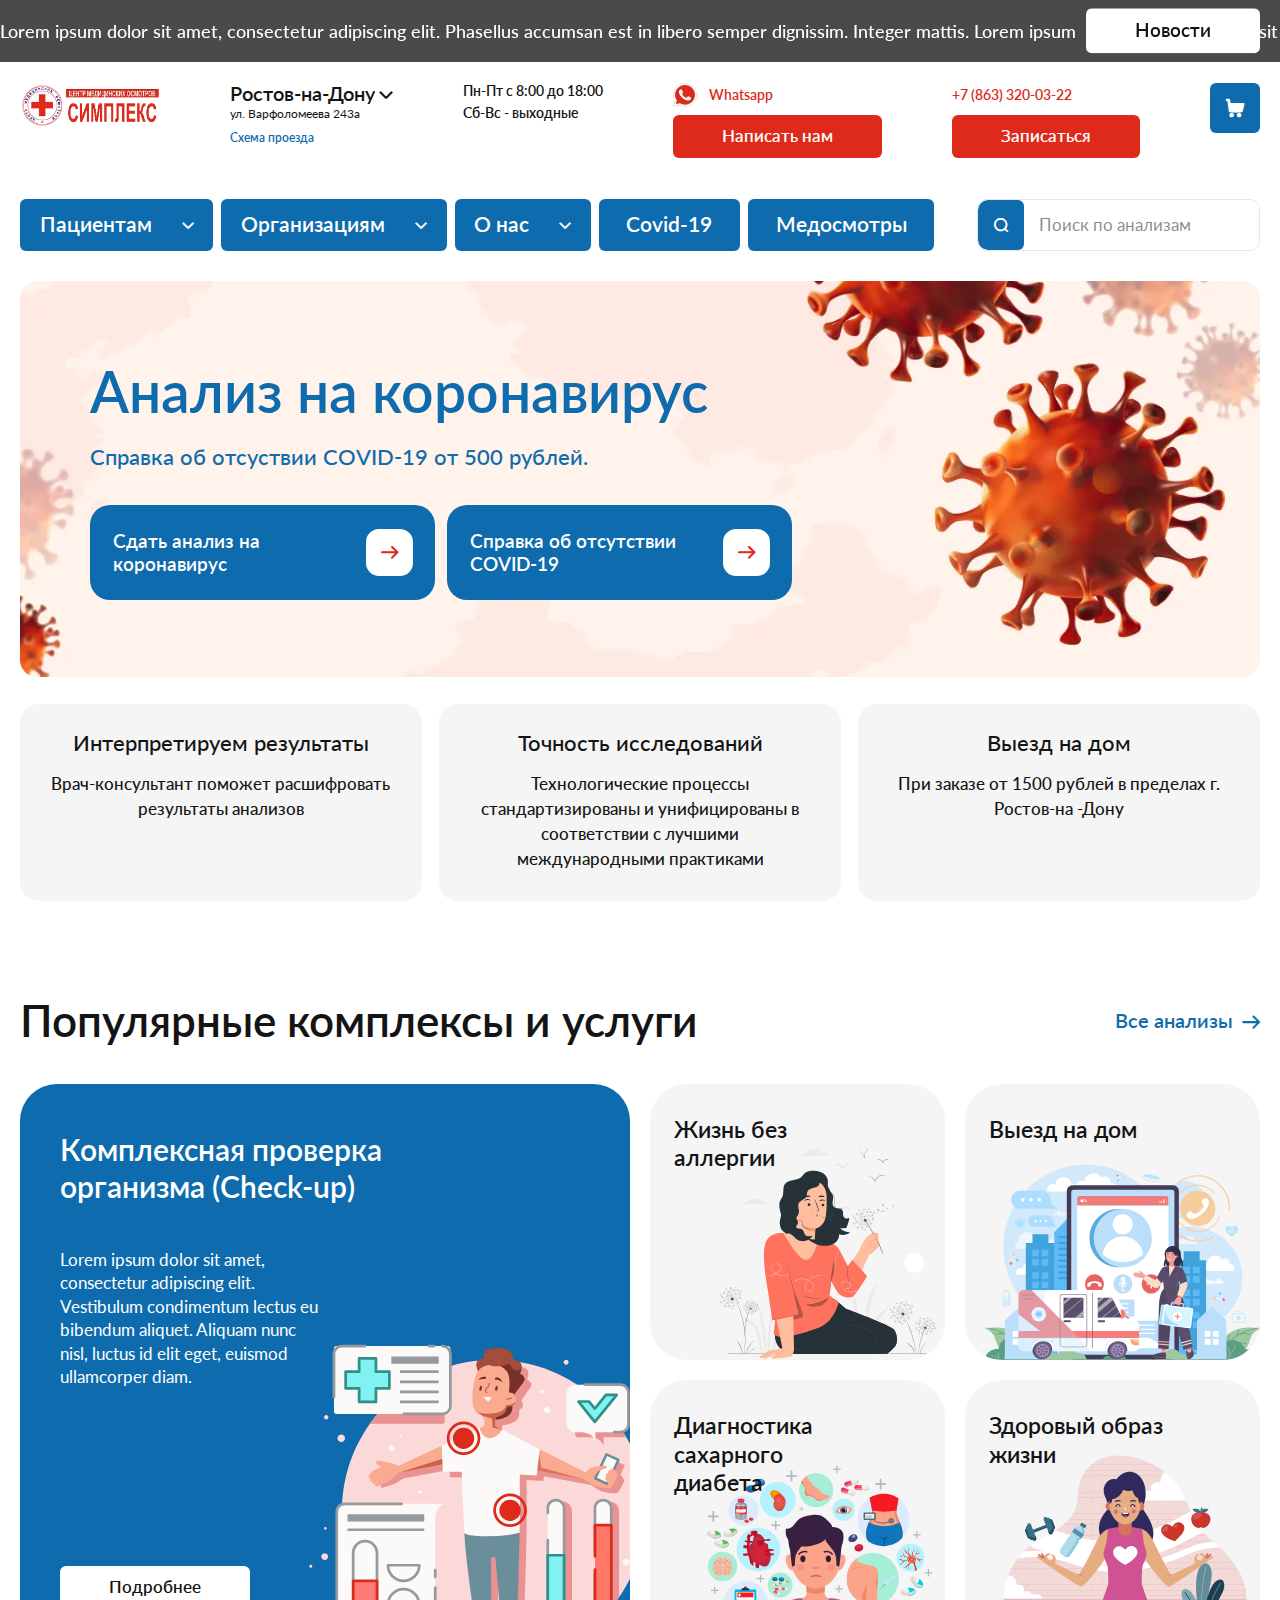
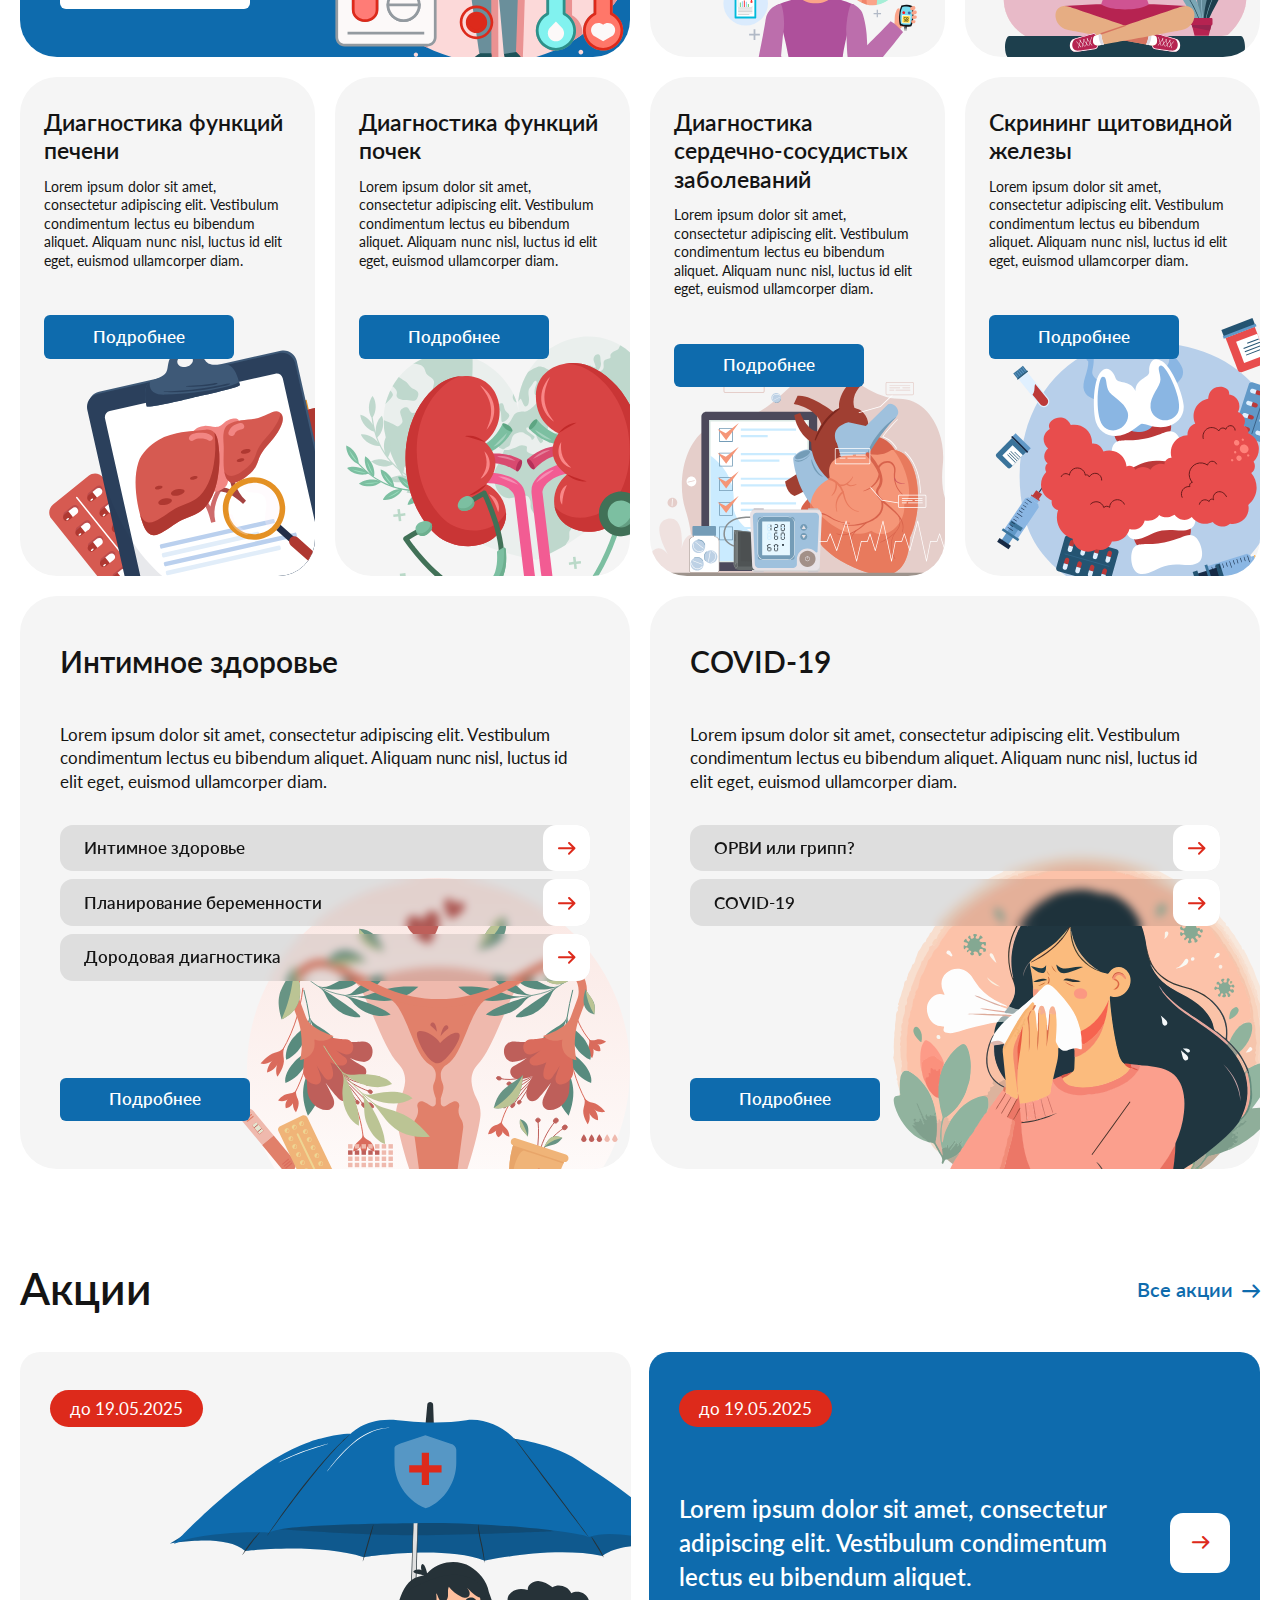
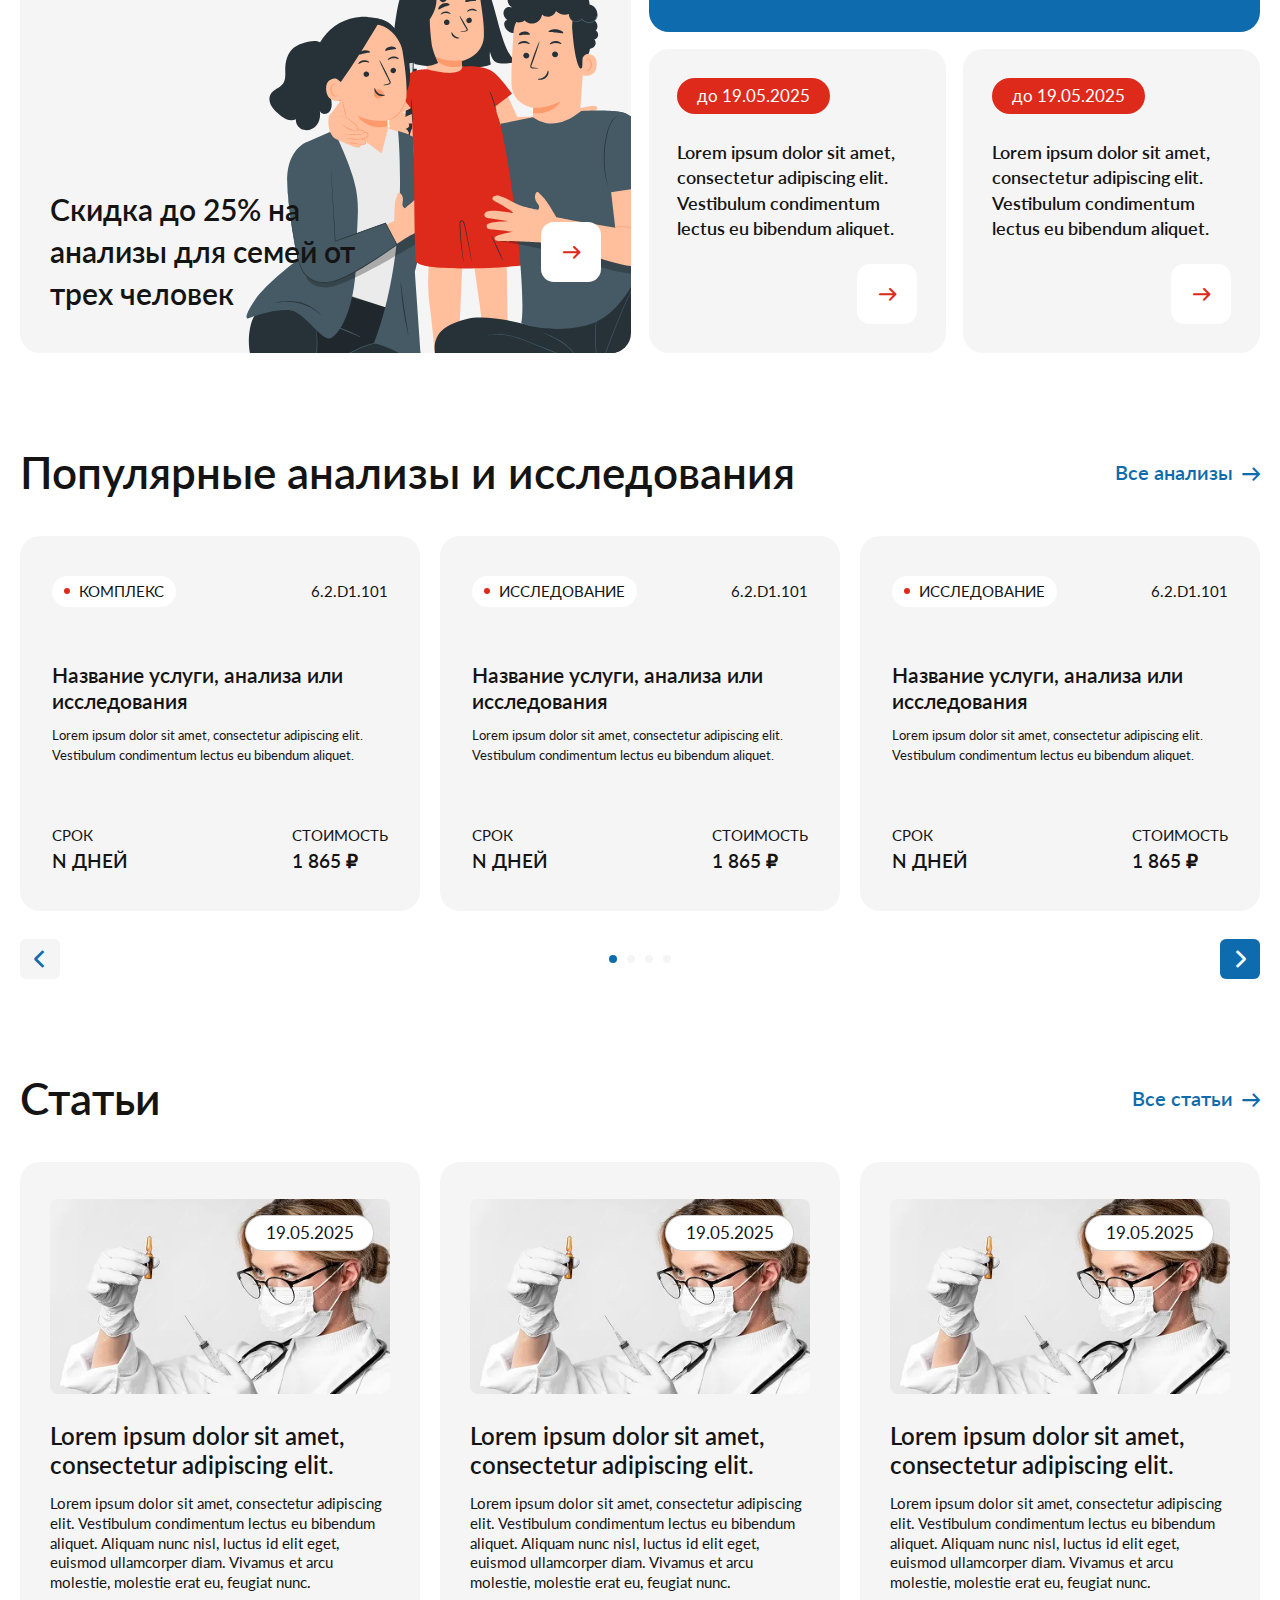
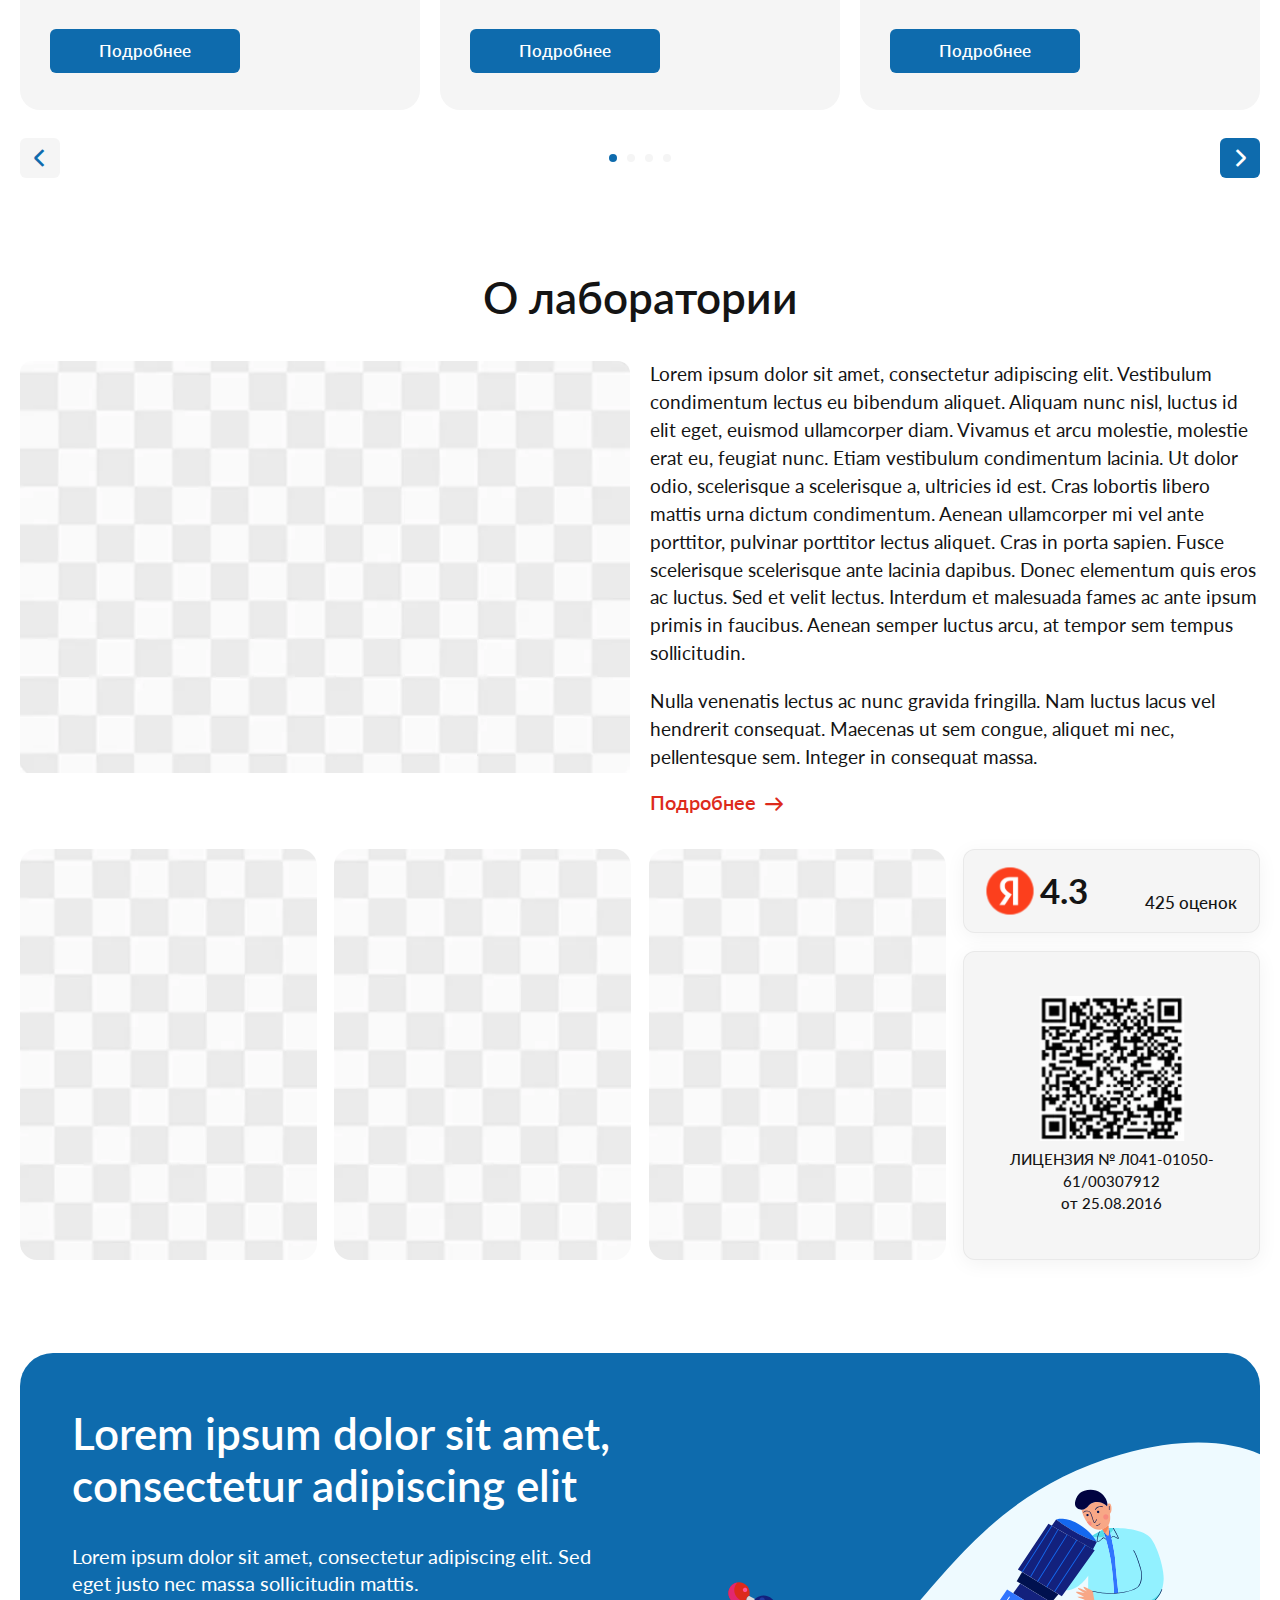
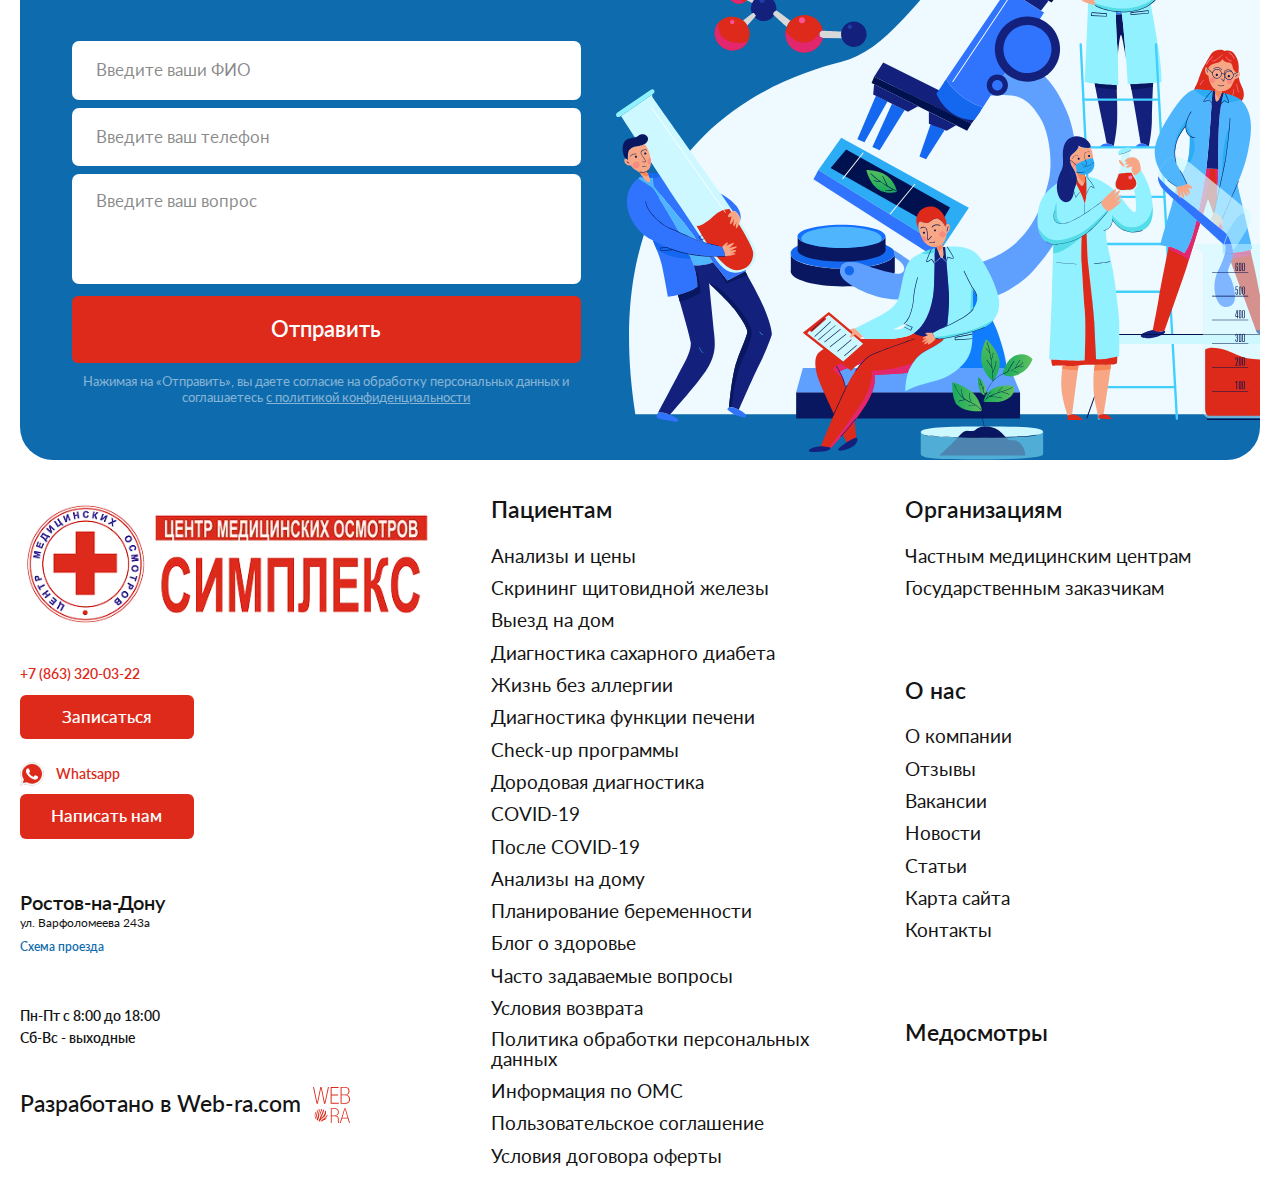
<file: index.html>
<!doctype html>
<html lang="ru">
	<head>
		<meta charset="UTF-8">
		<meta name="viewport" content="width=device-width, initial-scale=1.0">
		<link rel="preload" href="./assets/fonts/Lato-Semibold.woff2" as="font" type="font/woff2" crossorigin="anonymous">
		<link rel="preload" href="./assets/fonts/Lato-Regular.woff2" as="font" type="font/woff2" crossorigin="anonymous">
		<link rel="preload" href="./assets/fonts/Lato-Medium.woff2" as="font" type="font/woff2" crossorigin="anonymous">
		<link rel="preload" href="./assets/fonts/Lato-Bold.woff2" as="font" type="font/woff2" crossorigin="anonymous">
		<link rel="shortcut icon" href="assets/img/favicon.ico">
		<title>Главная</title>
		<script type="module" crossorigin="" src="./js/app.min.js?v=1751651618120"></script>
		<script type="module" crossorigin="" src="./js/arrowlink.min.js?v=1751651618120"></script>
		<link rel="stylesheet" crossorigin="" href="./css/app.min.css?v=1751651618120">
		<link rel="stylesheet" crossorigin="" href="./css/arrowlink.min.css?v=1751651618120">
		<link rel="stylesheet" crossorigin="" href="./css/index.min.css?v=1751651618120">
		<link rel="stylesheet" crossorigin="" href="./css/block.min.css?v=1751651618120">
		<link rel="stylesheet" crossorigin="" href="./css/articlecard.min.css?v=1751651618120">
	</head>
	<body>
		<div class="wrapper">
			<div class="marquee">
				<div data-fls-marquee="" data-fls-marquee-speed="500">
					<p>
						Lorem ipsum dolor sit amet, consectetur adipiscing elit. Phasellus accumsan est in libero semper dignissim.
			Integer
			mattis. Lorem ipsum
					</p>
				</div>
				<div class="marquee__container">
					<a href="#" data-fls-button="" class="marquee__button button button--20">Новости</a>
				</div>
			</div>
			<header data-fls-header="" class="header">
				<div class="header__container">
					<div class="header__top">
						<a href="index.html" class="header__logo">
							<picture>
								<img alt="Симплекс" src="./assets/img/logo.webp">
							</picture>
						</a>
						<div class="header__city" data-fls-dynamic=".menu__body-info-wrapper--first, 700, 0">
							<div class="header__city-wrappper">
								<select name="form[]" data-fls-select="" data-fls-select-modif="header">
									<option value="Ростов-на-Дону" selected>Ростов-на-Дону</option>
									<option value="Краснодар">Краснодар</option>
								</select>
								<div class="header__cities" hidden>
									<ul class="header__city-ul">
										<li>
											<a href="#">Краснодар</a>
										</li>
									</ul>
								</div>
							</div>
							<p class="header__adress adress-link">ул. Варфоломеева 243а</p>
							<a href="https://yandex.ru/maps/39/rostov-na-donu/house/ulitsa_varfolomeyeva_243a/Z0AYcQZgSkQCQFptfX5yc3pkYw==/?ll=39.707638%2C47.232061&z=16" target="_blank" class="header__city-btn schema-link">Схема проезда</a>
						</div>
						<div class="header__working-hours working-hours">
							<p>Пн-Пт с 8:00 до 18:00</p>
							<p>Сб-Вс - выходные</p>
						</div>
						<div class="header__red-button-block">
							<a href="#">
								<img src="./assets/img/icons/whatsapp.svg" alt="whatsapp">
								Whatsapp
							</a>
							<a href="#" data-fls-button="" class="header__red-btn button button--red button--18" data-fls-popup-link="order">Написать нам</a>
						</div>
						<div class="header__red-button-block header__red-button-block--bold">
							<a href="tel:+78633200322">+7 (863) 320-03-22</a>
							<a href="#" data-fls-button="" class="header__red-btn button button--red button--18" data-fls-popup-link="order">Записаться</a>
						</div>
						<a href="#" class="button button--blue button--icon-cart"></a>
					</div>
					<div class="header__bottom">
						<div class="header__menu menu">
							<nav class="menu__body">
								<div class="menu__body-top">
									<a href="#" class="menu__body-logo">
										<picture>
											<img alt="Симплекс" src="./assets/img/logo.webp">
										</picture>
									</a>
									<button type="button" data-fls-menu="" class="menu__icon icon-menu icon-menu--gray">
										<span></span>
									</button>
								</div>
								<ul class="menu__list">
									<li class="menu__item">
										<button class="menu__btn button button--blue --icon-small-arrow">Пациентам</button>
										<ul>
											<li>
												<a href="#">Анализы и цены</a>
											</li>
											<li>
												<a href="#">Скрининг щитовидной железы</a>
											</li>
											<li>
												<a href="#">Выезд на дом</a>
											</li>
											<li>
												<a href="#">Диагностика сахарного диабета</a>
											</li>
											<li>
												<a href="#">Жизнь без аллергии</a>
											</li>
											<li>
												<a href="#">Диагностика функции печени</a>
											</li>
											<li>
												<a href="#">Check-up программы</a>
											</li>
											<li>
												<a href="#">Дородовая диагностика</a>
											</li>
											<li>
												<a href="#">COVID-19</a>
											</li>
											<li>
												<a href="#">После COVID-19</a>
											</li>
											<li>
												<a href="#">Анализы на дому</a>
											</li>
											<li>
												<a href="#">Планирование беременности</a>
											</li>
											<li>
												<a href="#">Блог о здоровье</a>
											</li>
											<li>
												<a href="#">Часто задаваемые вопросы</a>
											</li>
											<li>
												<a href="#">Условия возврата</a>
											</li>
											<li>
												<a href="#">Политика обработки персональных данных</a>
											</li>
											<li>
												<a href="#">Информация по ОМС</a>
											</li>
											<li>
												<a href="#">Пользовательское соглашение</a>
											</li>
											<li>
												<a href="#">Условия договора оферты</a>
											</li>
										</ul>
									</li>
									<li class="menu__item">
										<button class="menu__btn button button--blue --icon-small-arrow">Организациям</button>
										<ul>
											<li>
												<a href="#">Анализы и цены</a>
											</li>
											<li>
												<a href="#">Скрининг щитовидной железы</a>
											</li>
											<li>
												<a href="#">Выезд на дом</a>
											</li>
											<li>
												<a href="#">Диагностика сахарного диабета</a>
											</li>
											<li>
												<a href="#">Жизнь без аллергии</a>
											</li>
											<li>
												<a href="#">Диагностика функции печени</a>
											</li>
										</ul>
									</li>
									<li class="menu__item">
										<button class="menu__btn button button--blue --icon-small-arrow">О нас</button>
										<ul>
											<li>
												<a href="#">Анализы и цены</a>
											</li>
											<li>
												<a href="#">Скрининг щитовидной железы</a>
											</li>
											<li>
												<a href="#">Выезд на дом</a>
											</li>
											<li>
												<a href="#">Диагностика сахарного диабета</a>
											</li>
											<li>
												<a href="#">Жизнь без аллергии</a>
											</li>
											<li>
												<a href="#">Диагностика функции печени</a>
											</li>
										</ul>
									</li>
									<li class="menu__item">
										<a href="#" class="menu__btn button button--blue">Covid-19</a>
									</li>
									<li class="menu__item">
										<a href="https://medosmotr-rostov.ru/" target="_blank" class="menu__btn button button--blue medosmotr-link">Медосмотры</a>
									</li>
								</ul>
								<div class="menu__body-info">
									<div class="menu__body-info-wrapper menu__body-info-wrapper--first">
										<div class="header__red-button-block">
											<a href="#">
												<img src="./assets/img/icons/whatsapp.svg" alt="whatsapp">
												Whatsapp
											</a>
											<a href="#" data-fls-button="" data-fls-popup-link="order" class="header__red-btn button button--red button--18">Написать нам</a>
										</div>
									</div>
									<div class="menu__body-info-wrapper menu__body-info-wrapper--second">
										<div class="header__working-hours working-hours">
											<p>Пн-Пт с 8:00 до 18:00</p>
											<p>Сб-Вс - выходные</p>
										</div>
										<div class="header__red-button-block header__red-button-block--bold">
											<a href="tel:+78633200322">+7 (863) 320-03-22</a>
											<a href="#" data-fls-button="" data-fls-popup-link="order" class="header__red-btn button button--red button--18">Записаться</a>
										</div>
									</div>
									<a href="#" class="button menu__cart button--blue button--icon-cart">Перейти в корзину</a>
								</div>
							</nav>
							<a href="index.html" class="menu__logo">
								<picture>
									<img alt="Симплекс" src="./assets/img/logo.webp">
								</picture>
							</a>
							<form action="#" data-fls-form="ajax" class="menu__search">
								<button type="submit" class="menu__search-btn button button--blue button--icon-search"></button>
								<input type="text" name="form[]" data-fls-input="" autocomplete="off" required data-fls-form-errtext="" placeholder="Поиск по анализам" class="menu__input input">
							</form>
							<button type="button" data-fls-menu="" class="menu__icon icon-menu icon-menu--main">
								<span></span>
							</button>
						</div>
					</div>
				</div>
			</header>
			<main class="page page--home">
				<div class="page__container">
					<section class="main">
						<div class="main__wrpper">
							<div class="main__bg">
								<picture>
									<source media="(max-width: 600px)" srcset="./assets/img/bg1-600.webp" type="image/webp">
									<source media="(max-width: 1200px)" srcset="./assets/img/bg1-1200.webp" type="image/webp">
									<img alt="Анализ на коронавирус" src="./assets/img/bg1.webp">
								</picture>
							</div>
							<div class="main__text-block">
								<p>Анализ на коронавирус</p>
								<p>Справка об отсуствии COVID-19 от 500 рублей.</p>
								<div class="main__buttons">
									<a href="#" class="main__btn">
										<p>Сдать анализ на коронавирус</p>
										<p data-fls-arrowbutton=""></p>
									</a>
									<a href="#" class="main__btn">
										<p>Справка об отсутствии COVID-19</p>
										<p data-fls-arrowbutton=""></p>
									</a>
								</div>
							</div>
						</div>
						<div class="main__cards">
							<div class="main__card">
								<p>Интерпретируем результаты</p>
								<p>Врач-консультант поможет расшифровать результаты анализов</p>
							</div>
							<div class="main__card">
								<p>Точность исследований</p>
								<p>
									Технологические процессы стандартизированы и унифицированы в соответствии с лучшими международными
						практиками
								</p>
							</div>
							<div class="main__card">
								<p>Выезд на дом</p>
								<p>При заказе от 1500 рублей в пределах г. Ростов-на -Дону</p>
							</div>
						</div>
					</section>
					<section class="services block block--p" data-fls-block="">
						<div data-fls-blocktitle="">
							<p data-fls-title="">Популярные комплексы и услуги</p>
							<a href="#" class="arrow-link" data-fls-arrowlink="">Все анализы</a>
						</div>
						<div class="services__main">
							<div class="services__card service-card service-card--blue service-card--big">
								<p class="service-card__title">Комплексная проверка организма (Check-up)</p>
								<p class="service-card__text">
									Lorem ipsum dolor sit amet, consectetur adipiscing elit. Vestibulum condimentum lectus eu bibendum
						aliquet. Aliquam nunc
						nisl, luctus id elit eget, euismod ullamcorper diam.
								</p>
								<a href="#" class="service-card__button button button--18 button--white">Подробнее</a>
								<div class="service-card__img">
									<img src="./assets/img/services/1.svg" alt="Image">
								</div>
							</div>
							<a href="#" class="services__card service-card">
								<p class="service-card__title">
									Жизнь без
									<br>
									аллергии
								</p>
								<div class="service-card__img">
									<img src="./assets/img/services/2.svg" alt="Image">
								</div>
							</a>
							<a href="#" class="services__card service-card">
								<p class="service-card__title">Выезд на дом</p>
								<div class="service-card__img">
									<img src="./assets/img/services/3.svg" alt="Image">
								</div>
							</a>
							<a href="#" class="services__card service-card">
								<p class="service-card__title">
									Диагностика
									<br>
									сахарного
									<br>
									диабета
								</p>
								<div class="service-card__img">
									<img src="./assets/img/services/4.svg" alt="Image">
								</div>
							</a>
							<a href="#" class="services__card service-card">
								<p class="service-card__title">
									Здоровый образ
									<br>
									жизни
								</p>
								<div class="service-card__img">
									<img src="./assets/img/services/5.svg" alt="Image">
								</div>
							</a>
							<div class="services__card service-card">
								<p class="service-card__title">Диагностика функций печени</p>
								<p class="service-card__text">
									Lorem ipsum dolor sit amet, consectetur adipiscing elit. Vestibulum condimentum lectus eu bibendum
						aliquet. Aliquam nunc
						nisl, luctus id elit eget, euismod ullamcorper diam.
								</p>
								<a href="#" class="service-card__button button button--18 button--blue">Подробнее</a>
								<div class="service-card__img">
									<img src="./assets/img/services/6.svg" alt="Image">
								</div>
							</div>
							<div class="services__card service-card">
								<p class="service-card__title">Диагностика функций почек</p>
								<p class="service-card__text">
									Lorem ipsum dolor sit amet, consectetur adipiscing elit. Vestibulum condimentum lectus eu bibendum
						aliquet. Aliquam nunc
						nisl, luctus id elit eget, euismod ullamcorper diam.
								</p>
								<a href="#" class="service-card__button button button--18 button--blue">Подробнее</a>
								<div class="service-card__img">
									<img src="./assets/img/services/7.svg" alt="Image">
								</div>
							</div>
							<div class="services__card service-card">
								<p class="service-card__title">Диагностика сердечно-сосудистых заболеваний</p>
								<p class="service-card__text">
									Lorem ipsum dolor sit amet, consectetur adipiscing elit. Vestibulum condimentum lectus eu bibendum
						aliquet. Aliquam nunc
						nisl, luctus id elit eget, euismod ullamcorper diam.
								</p>
								<a href="#" class="service-card__button button button--18 button--blue">Подробнее</a>
								<div class="service-card__img">
									<img src="./assets/img/services/8.svg" alt="Image">
								</div>
							</div>
							<div class="services__card service-card">
								<p class="service-card__title">Скрининг щитовидной железы</p>
								<p class="service-card__text">
									Lorem ipsum dolor sit amet, consectetur adipiscing elit. Vestibulum condimentum lectus eu bibendum
						aliquet. Aliquam nunc
						nisl, luctus id elit eget, euismod ullamcorper diam.
								</p>
								<a href="#" class="service-card__button button button--18 button--blue">Подробнее</a>
								<div class="service-card__img">
									<img src="./assets/img/services/9.svg" alt="Image">
								</div>
							</div>
							<div class="services__card service-card service-card--big">
								<p class="service-card__title">Интимное здоровье</p>
								<p class="service-card__text">
									Lorem ipsum dolor sit amet, consectetur adipiscing elit. Vestibulum condimentum lectus eu bibendum
						aliquet. Aliquam nunc
						nisl, luctus id elit eget, euismod ullamcorper diam.
								</p>
								<ul class="service-card__list">
									<li>
										<a href="#">
											<span>Интимное здоровье</span>
											<p data-fls-arrowbutton=""></p>
										</a>
									</li>
									<li>
										<a href="#">
											<span>Планирование беременности</span>
											<p data-fls-arrowbutton=""></p>
										</a>
									</li>
									<li>
										<a href="#">
											<span>Дородовая диагностика</span>
											<p data-fls-arrowbutton=""></p>
										</a>
									</li>
								</ul>
								<a href="#" class="service-card__button button button--18 button--blue">Подробнее</a>
								<div class="service-card__img">
									<img src="./assets/img/services/10.svg" alt="Image">
								</div>
							</div>
							<div class="services__card service-card service-card--big">
								<p class="service-card__title">COVID-19</p>
								<p class="service-card__text">
									Lorem ipsum dolor sit amet, consectetur adipiscing elit. Vestibulum condimentum lectus eu bibendum
						aliquet. Aliquam nunc
						nisl, luctus id elit eget, euismod ullamcorper diam.
								</p>
								<ul class="service-card__list">
									<li>
										<a href="#">
											<span>ОРВИ или грипп?</span>
											<p data-fls-arrowbutton=""></p>
										</a>
									</li>
									<li>
										<a href="#">
											<span>COVID-19</span>
											<p data-fls-arrowbutton=""></p>
										</a>
									</li>
								</ul>
								<a href="#" class="service-card__button button button--18 button--blue">Подробнее</a>
								<div class="service-card__img">
									<img src="./assets/img/services/11.svg" alt="Image">
								</div>
							</div>
						</div>
					</section>
					<section class="sales block block--p" data-fls-block="">
						<div data-fls-blocktitle="">
							<p data-fls-title="">Акции</p>
							<a href="#" class="arrow-link" data-fls-arrowlink="">Все акции</a>
						</div>
						<div class="sales__main">
							<div class="sales__card card-sale card-sale--big">
								<p class="card-sale__date">до 19.05.2025</p>
								<div class="card-sale__bottom">
									<p>Скидка до 25% на анализы для семей от трех человек</p>
									<a href="#" data-fls-arrowbutton="" class="arrow-button --red"></a>
								</div>
								<div class="card-sale__bg">
									<img src="./assets/img/sale-bg.svg" alt="Image">
								</div>
							</div>
							<div class="sales__card card-sale card-sale--medium card-sale--blue">
								<p class="card-sale__date">до 19.05.2025</p>
								<div class="card-sale__bottom">
									<p>
										Lorem ipsum dolor sit amet, consectetur adipiscing elit. Vestibulum condimentum lectus eu bibendum
							aliquet.
									</p>
									<a href="#" data-fls-arrowbutton="" class="arrow-button --red"></a>
								</div>
							</div>
							<div class="sales__card card-sale card-sale--small">
								<p class="card-sale__date">до 19.05.2025</p>
								<div class="card-sale__bottom">
									<p>
										Lorem ipsum dolor sit amet, consectetur adipiscing elit. Vestibulum condimentum lectus eu bibendum
							aliquet.
									</p>
									<a href="#" data-fls-arrowbutton="" class="arrow-button --red"></a>
								</div>
							</div>
							<div class="sales__card card-sale card-sale--small">
								<p class="card-sale__date">до 19.05.2025</p>
								<div class="card-sale__bottom">
									<p>
										Lorem ipsum dolor sit amet, consectetur adipiscing elit. Vestibulum condimentum lectus eu bibendum
							aliquet.
									</p>
									<a href="#" data-fls-arrowbutton="" class="arrow-button --red"></a>
								</div>
							</div>
						</div>
					</section>
					<section class="analysis block block--p" data-fls-block="">
						<div data-fls-blocktitle="">
							<p data-fls-title="">Популярные анализы и исследования</p>
							<a href="#" class="arrow-link" data-fls-arrowlink="">Все анализы</a>
						</div>
						<div data-fls-slider="" class="analysis__slider main-slider">
							<div class="analysis__swiper main-slider__wrapper">
								<a href="#" class="analysis__slide main-slider__slide cart-card" data-fls-cartcard="">
									<div class="cart-card__top">
										<p class="cart-card__name">
											<span>комплекс</span>
										</p>
										<p class="cart-card__article">6.2.D1.101</p>
									</div>
									<p class="cart-card__title">Название услуги, анализа или исследования</p>
									<div class="cart-card__text">
										<p>
											Lorem ipsum dolor sit amet, consectetur adipiscing elit. Vestibulum
								condimentum lectus eu bibendum aliquet.
										</p>
									</div>
									<div class="cart-card__info">
										<div class="cart-card__bottom-info-block">
											<p>срок</p>
											<p>N дней</p>
										</div>
										<div class="cart-card__bottom-info-block">
											<p>стоимость</p>
											<p>1 865 ₽</p>
										</div>
									</div>
								</a>
								<a href="#" class="analysis__slide main-slider__slide cart-card" data-fls-cartcard="">
									<div class="cart-card__top">
										<p class="cart-card__name">
											<span>исследование</span>
										</p>
										<p class="cart-card__article">6.2.D1.101</p>
									</div>
									<p class="cart-card__title">Название услуги, анализа или исследования</p>
									<div class="cart-card__text">
										<p>
											Lorem ipsum dolor sit amet, consectetur adipiscing elit. Vestibulum
								condimentum lectus eu bibendum aliquet.
										</p>
									</div>
									<div class="cart-card__info">
										<div class="cart-card__bottom-info-block">
											<p>срок</p>
											<p>N дней</p>
										</div>
										<div class="cart-card__bottom-info-block">
											<p>стоимость</p>
											<p>1 865 ₽</p>
										</div>
									</div>
								</a>
								<a href="#" class="analysis__slide main-slider__slide cart-card" data-fls-cartcard="">
									<div class="cart-card__top">
										<p class="cart-card__name">
											<span>исследование</span>
										</p>
										<p class="cart-card__article">6.2.D1.101</p>
									</div>
									<p class="cart-card__title">Название услуги, анализа или исследования</p>
									<div class="cart-card__text">
										<p>
											Lorem ipsum dolor sit amet, consectetur adipiscing elit. Vestibulum
								condimentum lectus eu bibendum aliquet.
										</p>
									</div>
									<div class="cart-card__info">
										<div class="cart-card__bottom-info-block">
											<p>срок</p>
											<p>N дней</p>
										</div>
										<div class="cart-card__bottom-info-block">
											<p>стоимость</p>
											<p>1 865 ₽</p>
										</div>
									</div>
								</a>
								<a href="#" class="analysis__slide main-slider__slide cart-card" data-fls-cartcard="">
									<div class="cart-card__top">
										<p class="cart-card__name">
											<span>комплекс</span>
										</p>
										<p class="cart-card__article">6.2.D1.101</p>
									</div>
									<p class="cart-card__title">Название услуги, анализа или исследования</p>
									<div class="cart-card__text">
										<p>
											Lorem ipsum dolor sit amet, consectetur adipiscing elit. Vestibulum
								condimentum lectus eu bibendum aliquet.
										</p>
									</div>
									<div class="cart-card__info">
										<div class="cart-card__bottom-info-block">
											<p>срок</p>
											<p>N дней</p>
										</div>
										<div class="cart-card__bottom-info-block">
											<p>стоимость</p>
											<p>1 865 ₽</p>
										</div>
									</div>
								</a>
								<a href="#" class="analysis__slide main-slider__slide cart-card" data-fls-cartcard="">
									<div class="cart-card__top">
										<p class="cart-card__name">
											<span>исследование</span>
										</p>
										<p class="cart-card__article">6.2.D1.101</p>
									</div>
									<p class="cart-card__title">Название услуги, анализа или исследования</p>
									<div class="cart-card__text">
										<p>
											Lorem ipsum dolor sit amet, consectetur adipiscing elit. Vestibulum
								condimentum lectus eu bibendum aliquet.
										</p>
									</div>
									<div class="cart-card__info">
										<div class="cart-card__bottom-info-block">
											<p>срок</p>
											<p>N дней</p>
										</div>
										<div class="cart-card__bottom-info-block">
											<p>стоимость</p>
											<p>1 865 ₽</p>
										</div>
									</div>
								</a>
								<a href="#" class="analysis__slide main-slider__slide cart-card" data-fls-cartcard="">
									<div class="cart-card__top">
										<p class="cart-card__name">
											<span>исследование</span>
										</p>
										<p class="cart-card__article">6.2.D1.101</p>
									</div>
									<p class="cart-card__title">Название услуги, анализа или исследования</p>
									<div class="cart-card__text">
										<p>
											Lorem ipsum dolor sit amet, consectetur adipiscing elit. Vestibulum
								condimentum lectus eu bibendum aliquet.
										</p>
									</div>
									<div class="cart-card__info">
										<div class="cart-card__bottom-info-block">
											<p>срок</p>
											<p>N дней</p>
										</div>
										<div class="cart-card__bottom-info-block">
											<p>стоимость</p>
											<p>1 865 ₽</p>
										</div>
									</div>
								</a>
							</div>
							<div class="main-slider__pagination"></div>
							<div class="main-slider__btns">
								<button type="button" data-fls-button="" class="main-slider__btn main-slider__btn-prev button button--blue button--icon-small-arrow"></button>
								<button type="button" data-fls-button="" class="main-slider__btn main-slider__btn-next button button--blue button--icon-small-arrow"></button>
							</div>
						</div>
					</section>
					<section class="articles block block--p" data-fls-block="">
						<div data-fls-blocktitle="">
							<p data-fls-title="">Статьи</p>
							<a href="#" class="arrow-link" data-fls-arrowlink="">Все статьи</a>
						</div>
						<div data-fls-slider="" class="articles__slider main-slider">
							<div class="articles__swiper main-slider__wrapper">
								<div data-fls-articlecard="" class="articles__slide article-card">
									<div class="article-card__img-block">
										<p class="article-card__date">19.05.2025</p>
										<picture>
											<img alt="Image" src="./assets/img/article-bg.webp">
										</picture>
									</div>
									<p class="article-card__title">Lorem ipsum dolor sit amet, consectetur adipiscing elit.</p>
									<div class="article-card__text">
										<p>
											Lorem ipsum dolor sit amet, consectetur adipiscing elit. Vestibulum condimentum lectus eu
								bibendum aliquet. Aliquam nunc
								nisl, luctus id elit eget, euismod ullamcorper diam. Vivamus et arcu molestie, molestie erat eu,
								feugiat nunc.
										</p>
									</div>
									<a href="#" data-fls-button="" class="article-card__btn button button--blue button--18">Подробнее</a>
								</div>
								<div data-fls-articlecard="" class="articles__slide article-card">
									<div class="article-card__img-block">
										<p class="article-card__date">19.05.2025</p>
										<picture>
											<img alt="Image" src="./assets/img/article-bg.webp">
										</picture>
									</div>
									<p class="article-card__title">Lorem ipsum dolor sit amet, consectetur adipiscing elit.</p>
									<div class="article-card__text">
										<p>
											Lorem ipsum dolor sit amet, consectetur adipiscing elit. Vestibulum condimentum lectus eu
								bibendum aliquet. Aliquam nunc
								nisl, luctus id elit eget, euismod ullamcorper diam. Vivamus et arcu molestie, molestie erat eu,
								feugiat nunc.
										</p>
									</div>
									<a href="#" data-fls-button="" class="article-card__btn button button--blue button--18">Подробнее</a>
								</div>
								<div data-fls-articlecard="" class="articles__slide article-card">
									<div class="article-card__img-block">
										<p class="article-card__date">19.05.2025</p>
										<picture>
											<img alt="Image" src="./assets/img/article-bg.webp">
										</picture>
									</div>
									<p class="article-card__title">Lorem ipsum dolor sit amet, consectetur adipiscing elit.</p>
									<div class="article-card__text">
										<p>
											Lorem ipsum dolor sit amet, consectetur adipiscing elit. Vestibulum condimentum lectus eu
								bibendum aliquet. Aliquam nunc
								nisl, luctus id elit eget, euismod ullamcorper diam. Vivamus et arcu molestie, molestie erat eu,
								feugiat nunc.
										</p>
									</div>
									<a href="#" data-fls-button="" class="article-card__btn button button--blue button--18">Подробнее</a>
								</div>
								<div data-fls-articlecard="" class="articles__slide article-card">
									<div class="article-card__img-block">
										<p class="article-card__date">19.05.2025</p>
										<picture>
											<img alt="Image" src="./assets/img/article-bg.webp">
										</picture>
									</div>
									<p class="article-card__title">Lorem ipsum dolor sit amet, consectetur adipiscing elit.</p>
									<div class="article-card__text">
										<p>
											Lorem ipsum dolor sit amet, consectetur adipiscing elit. Vestibulum condimentum lectus eu
								bibendum aliquet. Aliquam nunc
								nisl, luctus id elit eget, euismod ullamcorper diam. Vivamus et arcu molestie, molestie erat eu,
								feugiat nunc.
										</p>
									</div>
									<a href="#" data-fls-button="" class="article-card__btn button button--blue button--18">Подробнее</a>
								</div>
								<div data-fls-articlecard="" class="articles__slide article-card">
									<div class="article-card__img-block">
										<p class="article-card__date">19.05.2025</p>
										<picture>
											<img alt="Image" src="./assets/img/article-bg.webp">
										</picture>
									</div>
									<p class="article-card__title">Lorem ipsum dolor sit amet, consectetur adipiscing elit.</p>
									<div class="article-card__text">
										<p>
											Lorem ipsum dolor sit amet, consectetur adipiscing elit. Vestibulum condimentum lectus eu
								bibendum aliquet. Aliquam nunc
								nisl, luctus id elit eget, euismod ullamcorper diam. Vivamus et arcu molestie, molestie erat eu,
								feugiat nunc.
										</p>
									</div>
									<a href="#" data-fls-button="" class="article-card__btn button button--blue button--18">Подробнее</a>
								</div>
								<div data-fls-articlecard="" class="articles__slide article-card">
									<div class="article-card__img-block">
										<p class="article-card__date">19.05.2025</p>
										<picture>
											<img alt="Image" src="./assets/img/article-bg.webp">
										</picture>
									</div>
									<p class="article-card__title">Lorem ipsum dolor sit amet, consectetur adipiscing elit.</p>
									<div class="article-card__text">
										<p>
											Lorem ipsum dolor sit amet, consectetur adipiscing elit. Vestibulum condimentum lectus eu
								bibendum aliquet. Aliquam nunc
								nisl, luctus id elit eget, euismod ullamcorper diam. Vivamus et arcu molestie, molestie erat eu,
								feugiat nunc.
										</p>
									</div>
									<a href="#" data-fls-button="" class="article-card__btn button button--blue button--18">Подробнее</a>
								</div>
							</div>
							<div class="main-slider__pagination"></div>
							<div class="main-slider__btns">
								<button type="button" data-fls-button="" class="main-slider__btn main-slider__btn-prev button button--blue button--icon-small-arrow"></button>
								<button type="button" data-fls-button="" class="main-slider__btn main-slider__btn-next button button--blue button--icon-small-arrow"></button>
							</div>
						</div>
					</section>
					<section class="about block" data-fls-block="">
						<div data-fls-blocktitle="" class="--center">
							<p data-fls-title="">О лаборатории</p>
						</div>
						<div class="about__main">
							<div class="about__img">
								<picture>
									<source media="(max-width: 600px)" srcset="./assets/img/placeholder-600.webp" type="image/webp">
									<img alt="Placeholder" src="./assets/img/placeholder.webp">
								</picture>
							</div>
							<div class="about__text-block">
								<p>
									Lorem ipsum dolor sit amet, consectetur adipiscing elit. Vestibulum condimentum lectus eu bibendum
						aliquet. Aliquam nunc
						nisl, luctus id elit eget, euismod ullamcorper diam. Vivamus et arcu molestie, molestie erat eu,
						feugiat nunc. Etiam
						vestibulum condimentum lacinia. Ut dolor odio, scelerisque a scelerisque a, ultricies id est. Cras
						lobortis libero
						mattis urna dictum condimentum. Aenean ullamcorper mi vel ante porttitor, pulvinar porttitor lectus
						aliquet. Cras in
						porta sapien. Fusce scelerisque scelerisque ante lacinia dapibus. Donec elementum quis eros ac luctus.
						Sed et velit
						lectus. Interdum et malesuada fames ac ante ipsum primis in faucibus. Aenean semper luctus arcu, at
						tempor sem tempus
						sollicitudin.
								</p>
								<p>
									Nulla venenatis lectus ac nunc gravida fringilla. Nam luctus lacus vel hendrerit consequat. Maecenas
						ut sem congue,
						aliquet mi nec, pellentesque sem. Integer in consequat massa.
								</p>
								<a href="#" data-fls-arrowlink="" class="arrow-link arrow-link--no-absolute arrow-link--red">Подробнее</a>
							</div>
						</div>
						<div class="about__bottom">
							<div class="about__bottom-block">
								<div class="about__bottom-img">
									<picture>
										<source media="(max-width: 600px)" srcset="./assets/img/placeholder-600.webp" type="image/webp">
										<img alt="Placeholder" src="./assets/img/placeholder.webp">
									</picture>
								</div>
							</div>
							<div class="about__bottom-block">
								<div class="about__bottom-img">
									<picture>
										<source media="(max-width: 600px)" srcset="./assets/img/placeholder-600.webp" type="image/webp">
										<img alt="Placeholder" src="./assets/img/placeholder.webp">
									</picture>
								</div>
							</div>
							<div class="about__bottom-block">
								<div class="about__bottom-img">
									<picture>
										<source media="(max-width: 600px)" srcset="./assets/img/placeholder-600.webp" type="image/webp">
										<img alt="Placeholder" src="./assets/img/placeholder.webp">
									</picture>
								</div>
							</div>
							<div class="about__bottom-block about__bottom-block--gray">
								<div class="about__rating">
									<div class="about__rating-wrapper">
										<div class="about__yandex-logo">
											<img src="./assets/img/yandex.svg" alt="Yandex">
										</div>
										<p>4.3</p>
									</div>
									<div class="about__reviews-count">
										<div data-fls-stars="" class="rating">
											<div class="rating__body">
												<!-- rating__active--1 - 1 звезда; rating__active--1_5 - 1.5 звезды; rating__active--2 - 2 звезды и т.д. -->
												<div class="rating__active rating__active--4_5"></div>
											</div>
										</div>
										<p class="about__reviews-count-text">425 оценок</p>
									</div>
								</div>
								<div class="about__qr">
									<picture>
										<img alt="QR CODE" src="./assets/img/qr.webp">
									</picture>
									<p>
										ЛИЦЕНЗИЯ № Л041-01050-61/00307912
										<br>
										от 25.08.2016
									</p>
								</div>
							</div>
						</div>
					</section>
					<section data-fls-block="" data-fls-formblock="" class="form-block block">
						<div class="form-block__left">
							<p class="form-block__title">Lorem ipsum dolor sit amet, consectetur adipiscing elit</p>
							<p class="form-block__subtitle">
								Lorem ipsum dolor sit amet, consectetur adipiscing elit. Sed eget justo nec massa sollicitudin mattis.
							</p>
							<form action="#" data-fls-form-popup="thanks" data-fls-form="dev" class="form-block__main">
								<input data-fls-input="" required data-fls-form-errtext="" autocomplete="off" type="text" name="form[]" placeholder="Введите ваши ФИО" class="input">
								<input data-fls-input="" required data-fls-form-errtext="" data-fls-input-mask="+7 (999) 999-9999" autocomplete="off" type="text" name="form[]" placeholder="Введите ваш телефон" class="input">
								<textarea data-fls-input="" required data-fls-form-errtext="" autocomplete="off" name="form[]" placeholder="Введите ваш вопрос" class="input"></textarea>
								<button class="form-block__button button button--red">Отправить</button>
								<p class="form-block__info">
									Нажимая на «Отправить», вы даете согласие на обработку персональных данных и соглашаетесь
									<a href="#">с
					политикой конфиденциальности</a>
								</p>
							</form>
						</div>
						<div class="form-block__right">
							<img src="./assets/img/form-bg.svg" alt="Background">
						</div>
					</section>
				</div>
			</main>
			<footer data-fls-footer="" class="footer">
				<div class="footer__container">
					<div class="footer__info-block">
						<div class="footer__info-logo-block">
							<a href="index.html" class="footer__logo">
								<picture>
									<img alt="Симплекс" src="./assets/img/logo.webp">
								</picture>
							</a>
							<div class="footer__red-button-block footer__red-button-block--bold">
								<a href="tel:+78633200322">+7 (863) 320-03-22</a>
								<a href="#" data-fls-button="" class="footer__red-btn button button--red button--18" data-fls-popup-link="order">Записаться</a>
							</div>
						</div>
						<div class="footer__info-wrapper" data-fls-dynamic=".footer__nav-wrapper--mobile, 1000, 1,">
							<div class="footer__red-button-block footer__red-button-block--bold">
								<a href="tel:+78633200322">+7 (863) 320-03-22</a>
								<a href="#" data-fls-button="" class="footer__red-btn button button--red button--18" data-fls-popup-link="order">Записаться</a>
							</div>
							<div class="footer__red-button-block">
								<a href="#">
									<img src="./assets/img/icons/whatsapp.svg" alt="whatsapp">
									Whatsapp
								</a>
								<a href="#" data-fls-button="" class="footer__red-btn button button--red button--18" data-fls-popup-link="order">Написать нам</a>
							</div>
							<div class="footer__city">
								<p class="footer__city-title">Ростов-на-Дону</p>
								<p class="footer__adress adress-link">ул. Варфоломеева 243а</p>
								<a href="https://yandex.ru/maps/39/rostov-na-donu/house/ulitsa_varfolomeyeva_243a/Z0AYcQZgSkQCQFptfX5yc3pkYw==/?ll=39.707638%2C47.232061&z=16" target="_blank" class="footer__city-btn schema-link">Схема проезда</a>
							</div>
							<div class="footer__working-hours working-hours">
								<p>Пн-Пт с 8:00 до 18:00</p>
								<p>Сб-Вс - выходные</p>
							</div>
							<a href="https://web-ra.com/" target="_blank" class="footer__made-by">
								Разработано в Web-ra.com
								<img src="./assets/img/webra.svg" alt="Web-ra">
							</a>
						</div>
					</div>
					<nav class="footer__nav-block">
						<div class="footer__nav-wrapper">
							<p>Пациентам</p>
							<ul>
								<li>
									<a href="#">Анализы и цены</a>
								</li>
								<li>
									<a href="#">Скрининг щитовидной железы</a>
								</li>
								<li>
									<a href="#">Выезд на дом</a>
								</li>
								<li>
									<a href="#">Диагностика сахарного диабета</a>
								</li>
								<li>
									<a href="#">Жизнь без аллергии</a>
								</li>
								<li>
									<a href="#">Диагностика функции печени</a>
								</li>
								<li>
									<a href="#">Check-up программы</a>
								</li>
								<li>
									<a href="#">Дородовая диагностика</a>
								</li>
								<li>
									<a href="#">COVID-19</a>
								</li>
								<li>
									<a href="#">После COVID-19</a>
								</li>
								<li>
									<a href="#">Анализы на дому</a>
								</li>
								<li>
									<a href="#">Планирование беременности</a>
								</li>
								<li>
									<a href="#">Блог о здоровье</a>
								</li>
								<li>
									<a href="#">Часто задаваемые вопросы</a>
								</li>
								<li>
									<a href="#">Условия возврата</a>
								</li>
								<li>
									<a href="#">Политика обработки персональных данных</a>
								</li>
								<li>
									<a href="#">Информация по ОМС</a>
								</li>
								<li>
									<a href="#">Пользовательское соглашение</a>
								</li>
								<li>
									<a href="#">Условия договора оферты</a>
								</li>
							</ul>
						</div>
					</nav>
					<nav class="footer__nav-block">
						<div class="footer__nav-wrapper">
							<p>Организациям</p>
							<ul>
								<li>
									<a href="#">Частным медицинским центрам</a>
								</li>
								<li>
									<a href="#">Государственным заказчикам</a>
								</li>
							</ul>
						</div>
						<div class="footer__nav-wrapper">
							<p>О нас</p>
							<ul>
								<li>
									<a href="#">О компании</a>
								</li>
								<li>
									<a href="#">Отзывы</a>
								</li>
								<li>
									<a href="#">Вакансии</a>
								</li>
								<li>
									<a href="#">Новости</a>
								</li>
								<li>
									<a href="#">Статьи</a>
								</li>
								<li>
									<a href="#">Карта сайта</a>
								</li>
								<li>
									<a href="#">Контакты</a>
								</li>
							</ul>
						</div>
						<div class="footer__nav-wrapper">
							<a href="https://medosmotr-rostov.ru/" target="_blank" class="medosmotr-link">Медосмотры</a>
						</div>
					</nav>
					<nav class="footer__nav-block footer__nav-block--mobile">
						<div class="footer__nav-wrapper footer__nav-wrapper--mobile">
							<p>Контакты</p>
						</div>
					</nav>
				</div>
			</footer>
		</div>
		<div data-fls-popup="order" aria-hidden="true" class="popup">
			<div data-fls-popup-wrapper="" class="popup__wrapper">
				<div data-fls-popup-body="" class="popup__body">
					<button data-fls-popup-close="" type="button" class="popup__close --icon-cross"></button>
					<div data-fls-popup-content="" class="popup__main">
						<p class="popup__title">Оформить заказ</p>
						<p class="popup__subtitle">
							Lorem ipsum dolor sit amet, consectetur adipiscing elit. Sed eget justo nec massa
					sollicitudin mattis.
						</p>
						<form action="#" data-fls-form="ajax" class="form-block__main">
							<input data-fls-input="" required data-fls-form-errtext="" autocomplete="off" type="text" name="form[]" placeholder="Введите ваши ФИО" class="input">
							<input data-fls-input="" required data-fls-form-errtext="" data-fls-input-mask="+7 (999) 999-9999" autocomplete="off" type="text" name="form[]" placeholder="Введите ваш телефон" class="input">
							<textarea data-fls-input="" required data-fls-form-errtext="" autocomplete="off" name="form[]" placeholder="Введите ваш вопрос" class="input"></textarea>
							<button class="form-block__button button button--red">Отправить</button>
							<p class="form-block__info">
								Нажимая на «Отправить», вы даете согласие на обработку персональных данных и соглашаетесь
								<a href="#">с
							политикой конфиденциальности</a>
							</p>
						</form>
					</div>
				</div>
			</div>
		</div>
		<div data-fls-popup="thanks" aria-hidden="true" class="popup">
			<div data-fls-popup-wrapper="" class="popup__wrapper">
				<div data-fls-popup-body="" class="popup__body">
					<button data-fls-popup-close="" type="button" class="popup__close --icon-cross"></button>
					<div data-fls-popup-content="" class="popup__main">
						<p class="popup__title">Ваше сообщение отправлено</p>
						<button data-fls-popup-close="" class="form-block__button button button--red button--20">Закрыть</button>
					</div>
				</div>
			</div>
		</div>
	</body>
</html>
</file>
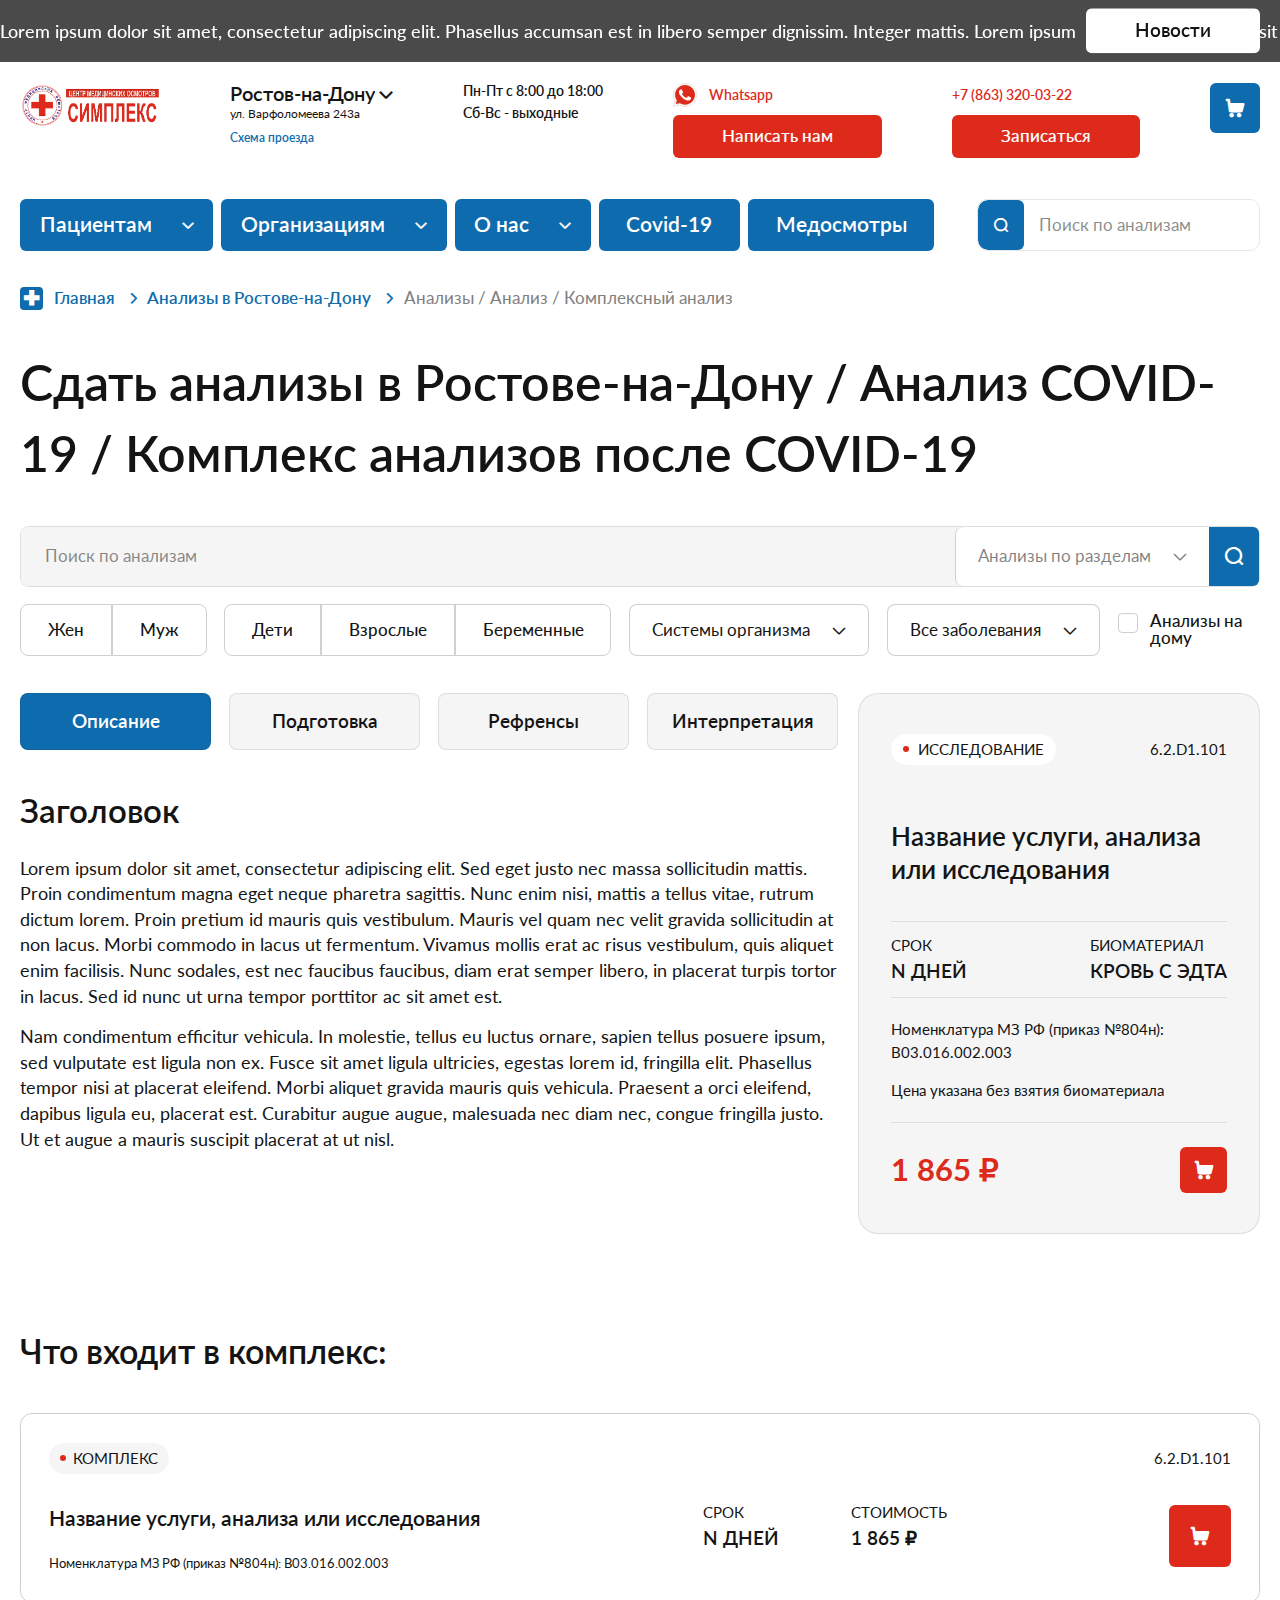
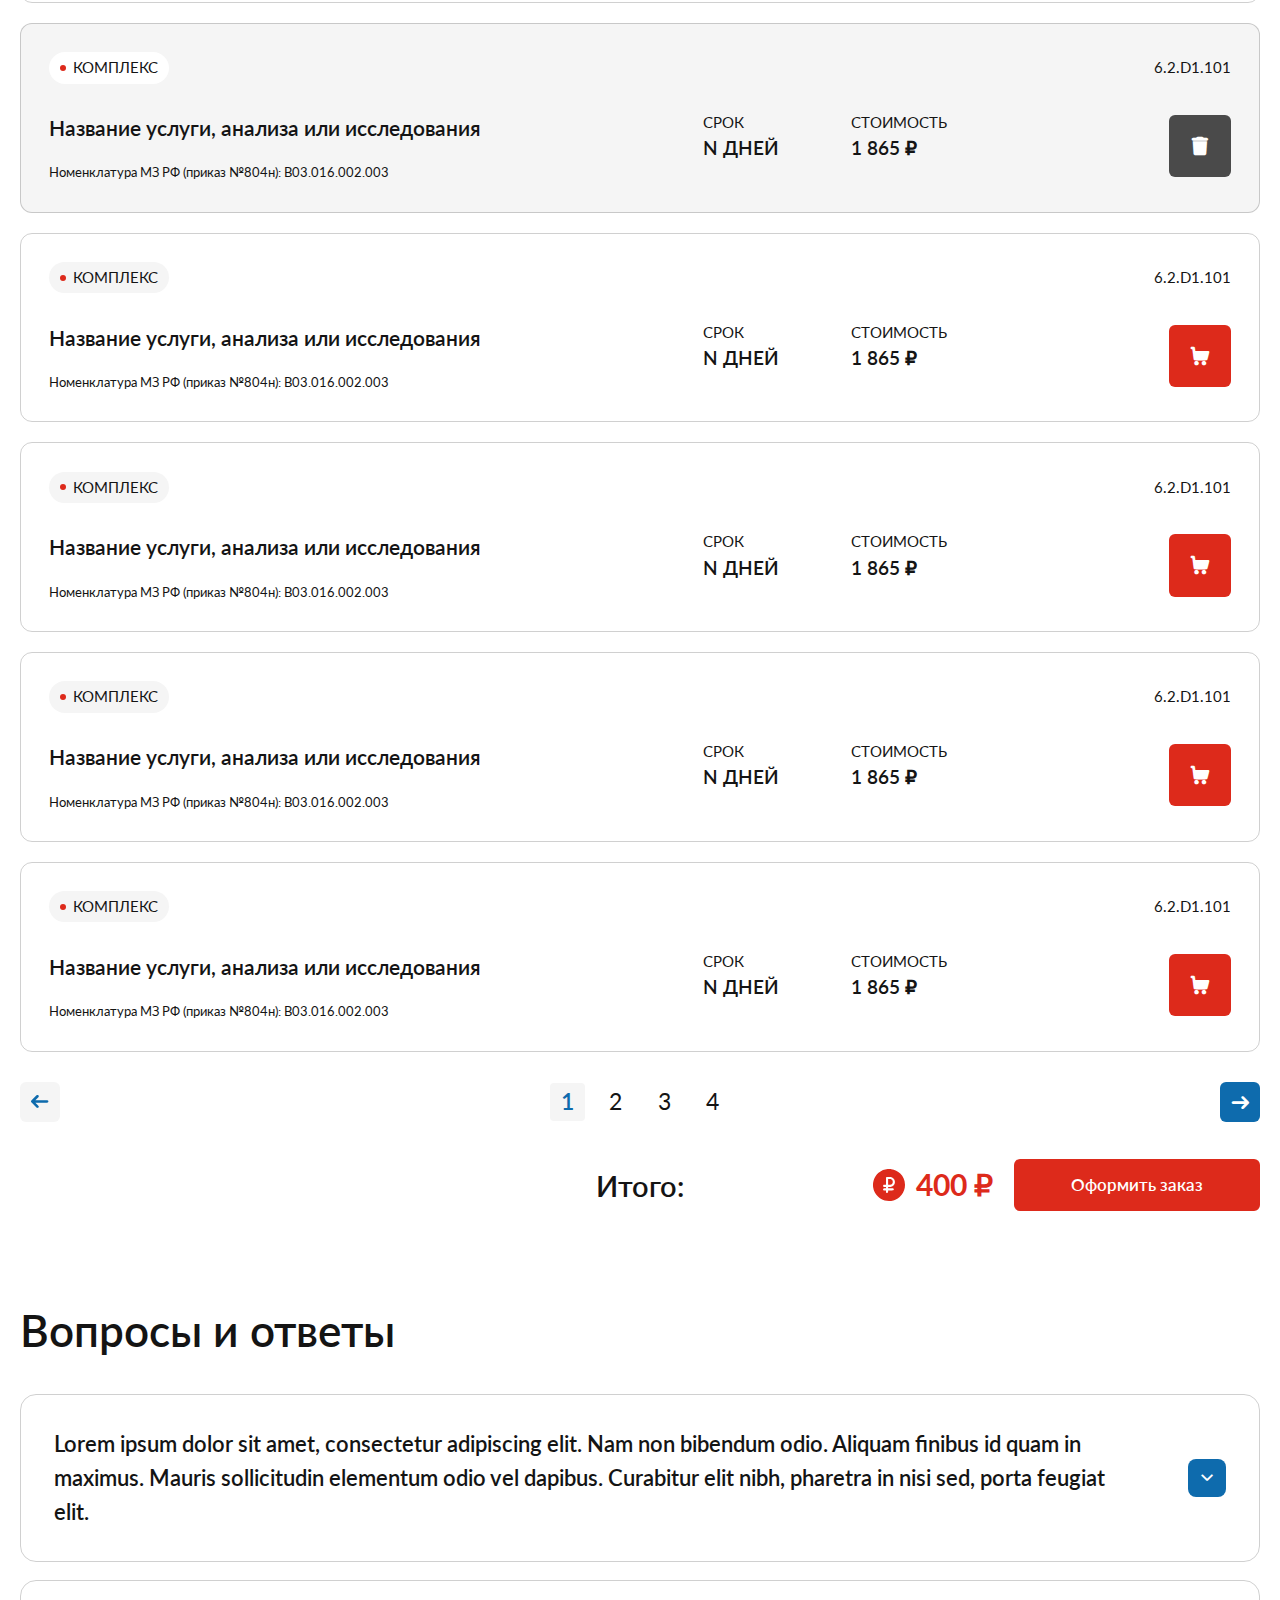
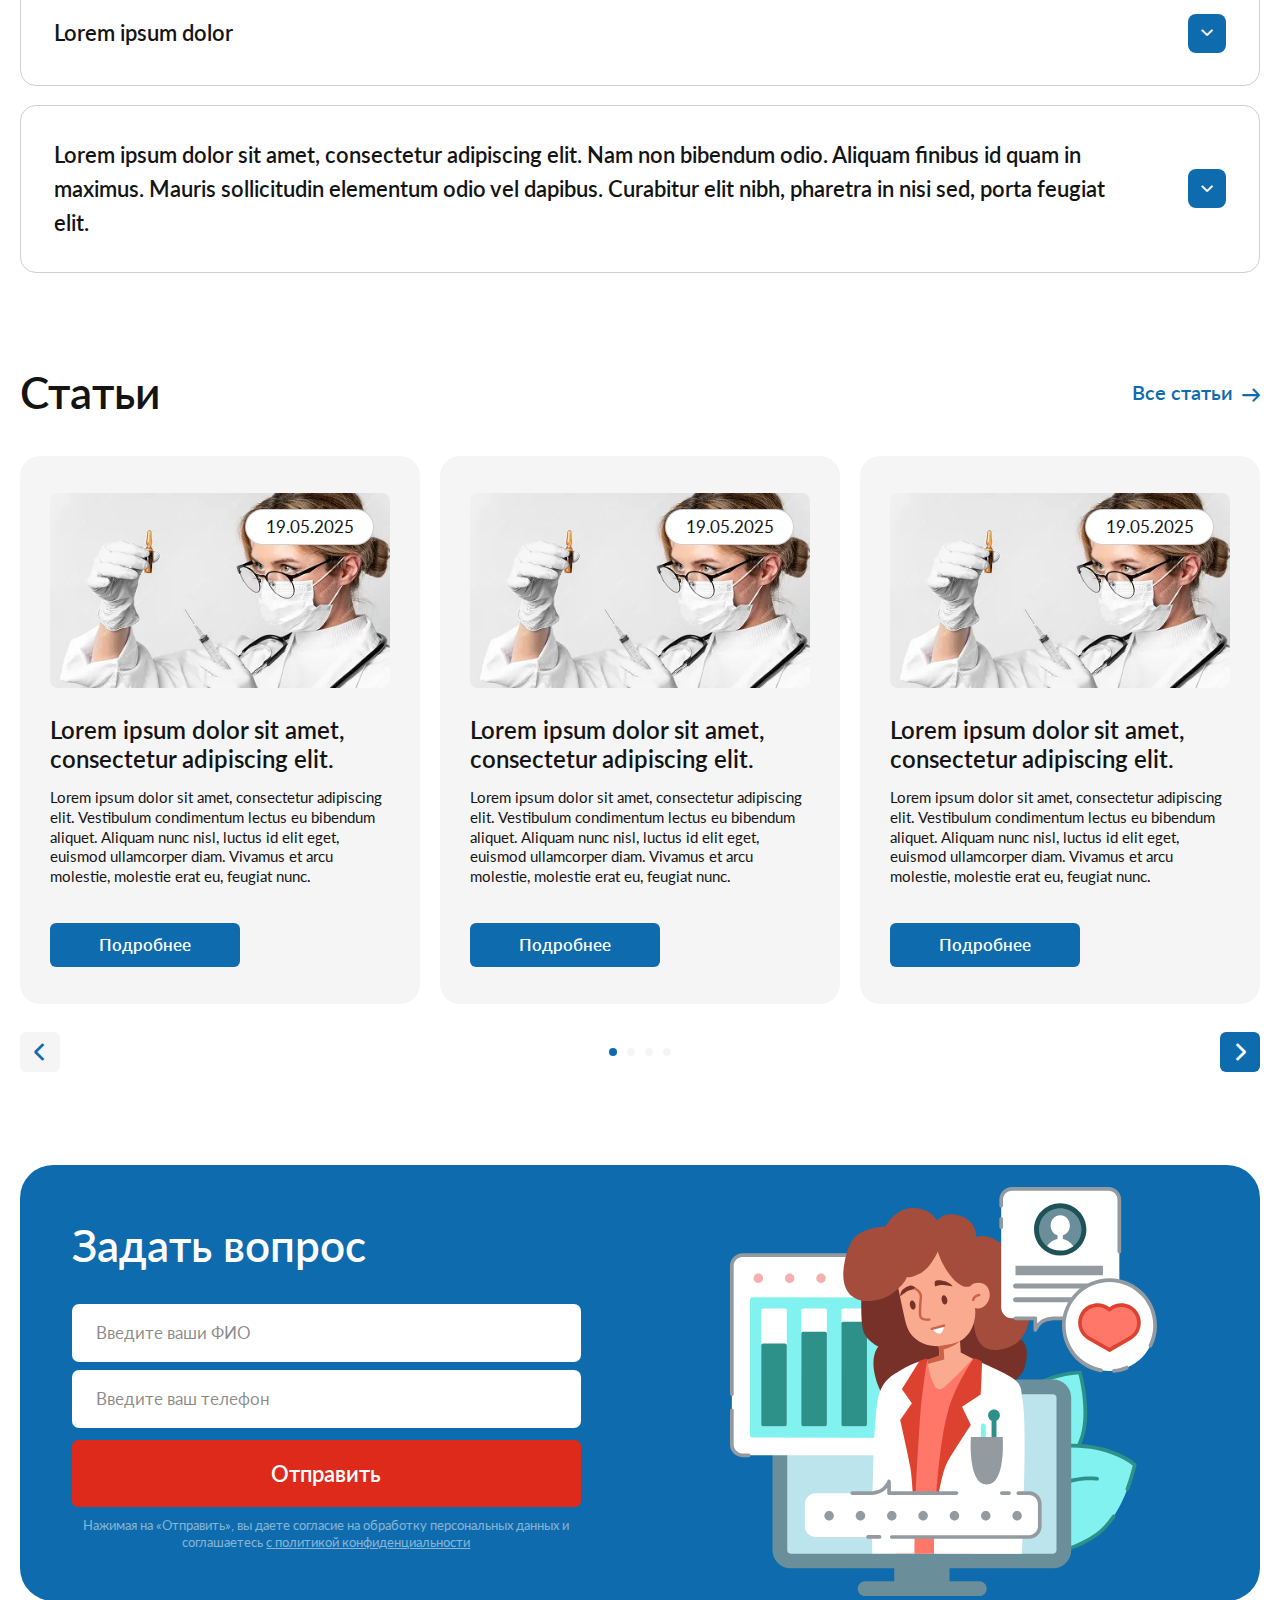
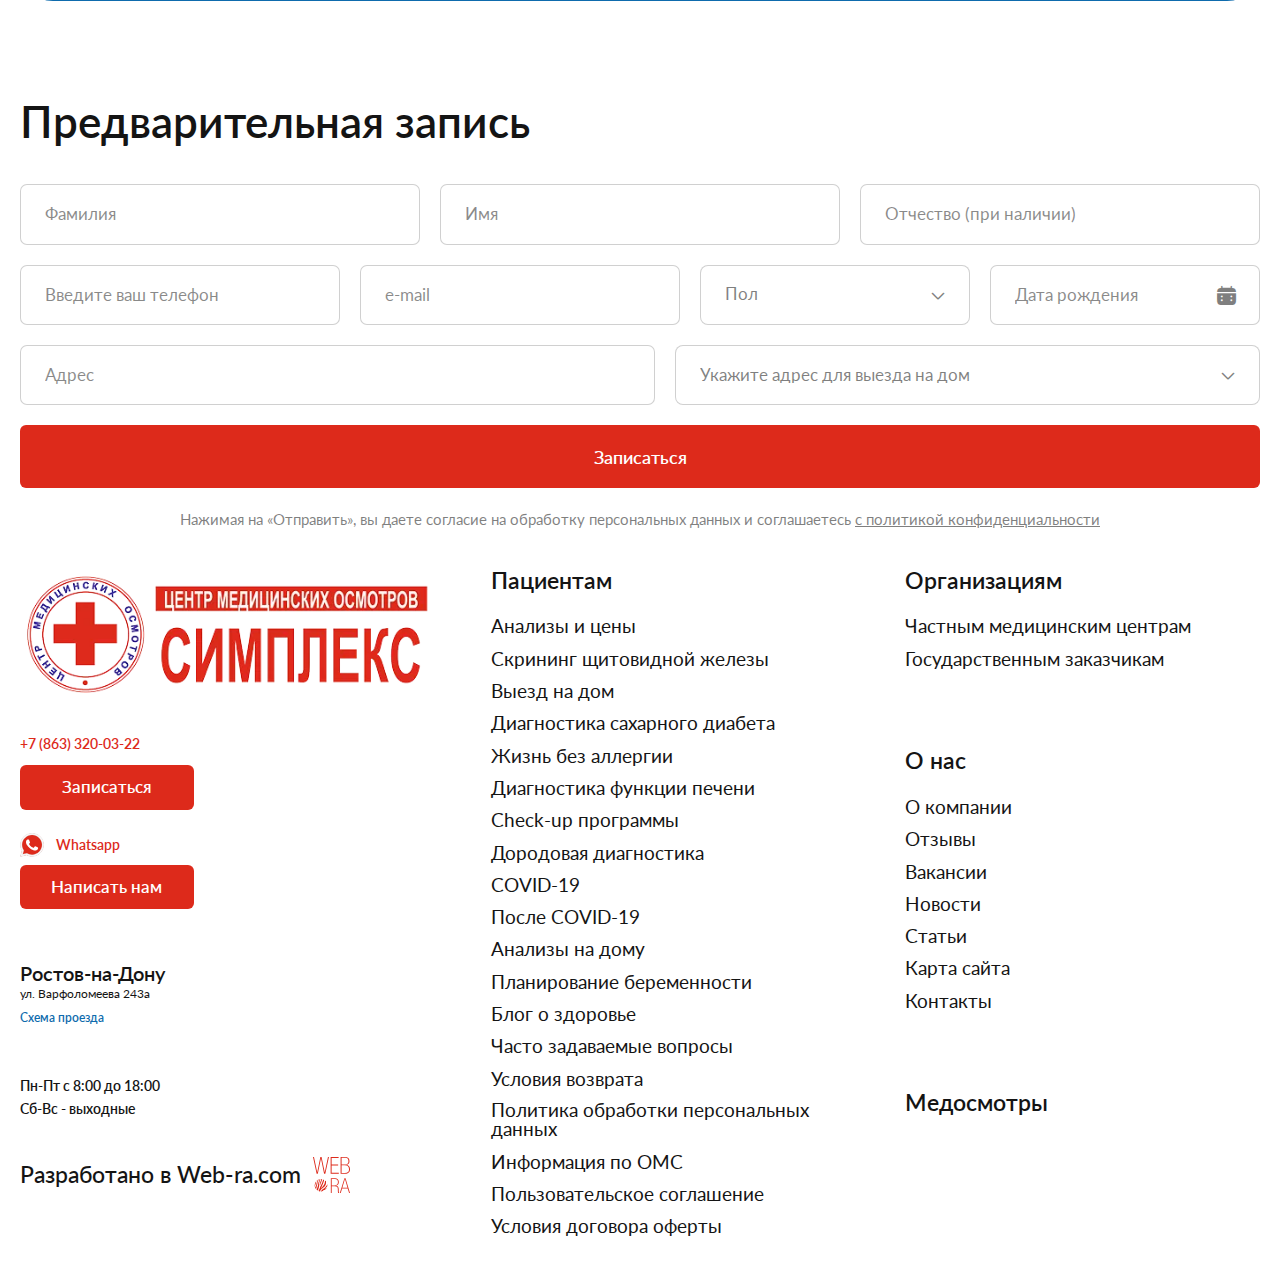
<file: analysis.html>
<!doctype html>
<html lang="ru">
	<head>
		<meta charset="UTF-8">
		<meta name="viewport" content="width=device-width, initial-scale=1.0">
		<link rel="preload" href="./assets/fonts/Lato-Semibold.woff2" as="font" type="font/woff2" crossorigin="anonymous">
		<link rel="preload" href="./assets/fonts/Lato-Regular.woff2" as="font" type="font/woff2" crossorigin="anonymous">
		<link rel="preload" href="./assets/fonts/Lato-Medium.woff2" as="font" type="font/woff2" crossorigin="anonymous">
		<link rel="preload" href="./assets/fonts/Lato-Bold.woff2" as="font" type="font/woff2" crossorigin="anonymous">
		<link rel="shortcut icon" href="assets/img/favicon.ico">
		<title>Главная</title>
		<script type="module" crossorigin="" src="./js/analysis.min.js?v=1751651618121"></script>
		<link rel="modulepreload" crossorigin="" href="./js/app.min.js">
		<link rel="modulepreload" crossorigin="" href="./js/arrowlink.min.js">
		<link rel="stylesheet" crossorigin="" href="./css/app.min.css?v=1751651618121">
		<link rel="stylesheet" crossorigin="" href="./css/arrowlink.min.css?v=1751651618121">
		<link rel="stylesheet" crossorigin="" href="./css/analysis.min.css?v=1751651618121">
		<link rel="stylesheet" crossorigin="" href="./css/pagination.min.css?v=1751651618121">
		<link rel="stylesheet" crossorigin="" href="./css/block.min.css?v=1751651618121">
		<link rel="stylesheet" crossorigin="" href="./css/breadcrumbs.min.css?v=1751651618121">
		<link rel="stylesheet" crossorigin="" href="./css/articlecard.min.css?v=1751651618121">
	</head>
	<body>
		<div class="wrapper">
			<div class="marquee">
				<div data-fls-marquee="" data-fls-marquee-speed="500">
					<p>
						Lorem ipsum dolor sit amet, consectetur adipiscing elit. Phasellus accumsan est in libero semper dignissim.
			Integer
			mattis. Lorem ipsum
					</p>
				</div>
				<div class="marquee__container">
					<a href="#" data-fls-button="" class="marquee__button button button--20">Новости</a>
				</div>
			</div>
			<header data-fls-header="" class="header">
				<div class="header__container">
					<div class="header__top">
						<a href="index.html" class="header__logo">
							<picture>
								<img alt="Симплекс" src="./assets/img/logo.webp">
							</picture>
						</a>
						<div class="header__city" data-fls-dynamic=".menu__body-info-wrapper--first, 700, 0">
							<div class="header__city-wrappper">
								<select name="form[]" data-fls-select="" data-fls-select-modif="header">
									<option value="Ростов-на-Дону" selected>Ростов-на-Дону</option>
									<option value="Краснодар">Краснодар</option>
								</select>
								<div class="header__cities" hidden>
									<ul class="header__city-ul">
										<li>
											<a href="#">Краснодар</a>
										</li>
									</ul>
								</div>
							</div>
							<p class="header__adress adress-link">ул. Варфоломеева 243а</p>
							<a href="https://yandex.ru/maps/39/rostov-na-donu/house/ulitsa_varfolomeyeva_243a/Z0AYcQZgSkQCQFptfX5yc3pkYw==/?ll=39.707638%2C47.232061&z=16" target="_blank" class="header__city-btn schema-link">Схема проезда</a>
						</div>
						<div class="header__working-hours working-hours">
							<p>Пн-Пт с 8:00 до 18:00</p>
							<p>Сб-Вс - выходные</p>
						</div>
						<div class="header__red-button-block">
							<a href="#">
								<img src="./assets/img/icons/whatsapp.svg" alt="whatsapp">
								Whatsapp
							</a>
							<a href="#" data-fls-button="" class="header__red-btn button button--red button--18" data-fls-popup-link="order">Написать нам</a>
						</div>
						<div class="header__red-button-block header__red-button-block--bold">
							<a href="tel:+78633200322">+7 (863) 320-03-22</a>
							<a href="#" data-fls-button="" class="header__red-btn button button--red button--18" data-fls-popup-link="order">Записаться</a>
						</div>
						<a href="#" class="button button--blue button--icon-cart"></a>
					</div>
					<div class="header__bottom">
						<div class="header__menu menu">
							<nav class="menu__body">
								<div class="menu__body-top">
									<a href="#" class="menu__body-logo">
										<picture>
											<img alt="Симплекс" src="./assets/img/logo.webp">
										</picture>
									</a>
									<button type="button" data-fls-menu="" class="menu__icon icon-menu icon-menu--gray">
										<span></span>
									</button>
								</div>
								<ul class="menu__list">
									<li class="menu__item">
										<button class="menu__btn button button--blue --icon-small-arrow">Пациентам</button>
										<ul>
											<li>
												<a href="#">Анализы и цены</a>
											</li>
											<li>
												<a href="#">Скрининг щитовидной железы</a>
											</li>
											<li>
												<a href="#">Выезд на дом</a>
											</li>
											<li>
												<a href="#">Диагностика сахарного диабета</a>
											</li>
											<li>
												<a href="#">Жизнь без аллергии</a>
											</li>
											<li>
												<a href="#">Диагностика функции печени</a>
											</li>
											<li>
												<a href="#">Check-up программы</a>
											</li>
											<li>
												<a href="#">Дородовая диагностика</a>
											</li>
											<li>
												<a href="#">COVID-19</a>
											</li>
											<li>
												<a href="#">После COVID-19</a>
											</li>
											<li>
												<a href="#">Анализы на дому</a>
											</li>
											<li>
												<a href="#">Планирование беременности</a>
											</li>
											<li>
												<a href="#">Блог о здоровье</a>
											</li>
											<li>
												<a href="#">Часто задаваемые вопросы</a>
											</li>
											<li>
												<a href="#">Условия возврата</a>
											</li>
											<li>
												<a href="#">Политика обработки персональных данных</a>
											</li>
											<li>
												<a href="#">Информация по ОМС</a>
											</li>
											<li>
												<a href="#">Пользовательское соглашение</a>
											</li>
											<li>
												<a href="#">Условия договора оферты</a>
											</li>
										</ul>
									</li>
									<li class="menu__item">
										<button class="menu__btn button button--blue --icon-small-arrow">Организациям</button>
										<ul>
											<li>
												<a href="#">Анализы и цены</a>
											</li>
											<li>
												<a href="#">Скрининг щитовидной железы</a>
											</li>
											<li>
												<a href="#">Выезд на дом</a>
											</li>
											<li>
												<a href="#">Диагностика сахарного диабета</a>
											</li>
											<li>
												<a href="#">Жизнь без аллергии</a>
											</li>
											<li>
												<a href="#">Диагностика функции печени</a>
											</li>
										</ul>
									</li>
									<li class="menu__item">
										<button class="menu__btn button button--blue --icon-small-arrow">О нас</button>
										<ul>
											<li>
												<a href="#">Анализы и цены</a>
											</li>
											<li>
												<a href="#">Скрининг щитовидной железы</a>
											</li>
											<li>
												<a href="#">Выезд на дом</a>
											</li>
											<li>
												<a href="#">Диагностика сахарного диабета</a>
											</li>
											<li>
												<a href="#">Жизнь без аллергии</a>
											</li>
											<li>
												<a href="#">Диагностика функции печени</a>
											</li>
										</ul>
									</li>
									<li class="menu__item">
										<a href="#" class="menu__btn button button--blue">Covid-19</a>
									</li>
									<li class="menu__item">
										<a href="https://medosmotr-rostov.ru/" target="_blank" class="menu__btn button button--blue medosmotr-link">Медосмотры</a>
									</li>
								</ul>
								<div class="menu__body-info">
									<div class="menu__body-info-wrapper menu__body-info-wrapper--first">
										<div class="header__red-button-block">
											<a href="#">
												<img src="./assets/img/icons/whatsapp.svg" alt="whatsapp">
												Whatsapp
											</a>
											<a href="#" data-fls-button="" data-fls-popup-link="order" class="header__red-btn button button--red button--18">Написать нам</a>
										</div>
									</div>
									<div class="menu__body-info-wrapper menu__body-info-wrapper--second">
										<div class="header__working-hours working-hours">
											<p>Пн-Пт с 8:00 до 18:00</p>
											<p>Сб-Вс - выходные</p>
										</div>
										<div class="header__red-button-block header__red-button-block--bold">
											<a href="tel:+78633200322">+7 (863) 320-03-22</a>
											<a href="#" data-fls-button="" data-fls-popup-link="order" class="header__red-btn button button--red button--18">Записаться</a>
										</div>
									</div>
									<a href="#" class="button menu__cart button--blue button--icon-cart">Перейти в корзину</a>
								</div>
							</nav>
							<a href="index.html" class="menu__logo">
								<picture>
									<img alt="Симплекс" src="./assets/img/logo.webp">
								</picture>
							</a>
							<form action="#" data-fls-form="ajax" class="menu__search">
								<button type="submit" class="menu__search-btn button button--blue button--icon-search"></button>
								<input type="text" name="form[]" data-fls-input="" autocomplete="off" required data-fls-form-errtext="" placeholder="Поиск по анализам" class="menu__input input">
							</form>
							<button type="button" data-fls-menu="" class="menu__icon icon-menu icon-menu--main">
								<span></span>
							</button>
						</div>
					</div>
				</div>
			</header>
			<main class="page">
				<div class="page__container">
					<div data-fls-breadcrumbs="">
						<ul>
							<li>
								<a href="index.html">Главная</a>
							</li>
							<li>
								<a href="#">Анализы в Ростове-на-Дону</a>
							</li>
							<li>Анализы / Анализ / Комплексный анализ</li>
						</ul>
					</div>
					<section class="analysis-page">
						<p class="analysis-page__title">
							Сдать анализы в Ростове-на-Дону / Анализ COVID-19 / Комплекс анализов после COVID-19
						</p>
						<form action="#" class="analysis-page__filter">
							<div class="analysis-page__search">
								<div class="analysis-page__input-wrapper">
									<input data-fls-input="" required autocomplete="off" type="text" name="form[]" data-error="" placeholder="Поиск по анализам" class="input">
									<button class="analysis-page__btn button button--blue button--icon-search"></button>
								</div>
								<div class="analysis-page__search-select-block">
									<select name="form[]" data-fls-select="" data-fls-select-modif="main">
										<option value="" selected>Анализы по разделам</option>
										<option value="1">Пункт №1</option>
										<option value="2">Пункт №2</option>
										<option value="3">Пункт №3</option>
									</select>
									<button class="analysis-page__btn button button--blue button--icon-search"></button>
								</div>
							</div>
							<div class="analysis-page__filter-main">
								<div class="analysis-page__filter-wrapper analysisPage__filter-wrapper--first">
									<div data-fls-radio="" class="analysis-page__options options">
										<label class="options__item">
											<input class="options__input" type="radio" value="1" name="gender">
											<span class="options__text">Жен</span>
										</label>
										<label class="options__item">
											<input class="options__input" type="radio" value="2" name="gender">
											<span class="options__text">Муж</span>
										</label>
									</div>
									<div data-fls-radio="" class="analysis-page__options options">
										<label class="options__item">
											<input class="options__input" type="radio" value="1" name="age">
											<span class="options__text">Дети</span>
										</label>
										<label class="options__item">
											<input class="options__input" type="radio" value="2" name="age">
											<span class="options__text">Взрослые</span>
										</label>
										<label class="options__item">
											<input class="options__input" type="radio" value="3" name="age">
											<span class="options__text">Беременные</span>
										</label>
									</div>
									<select name="form[]" data-fls-select="" data-fls-select-modif="main">
										<option value="" selected>Системы организма</option>
										<option value="1">Пункт №1</option>
										<option value="2">Пункт №2</option>
										<option value="3">Пункт №3</option>
									</select>
								</div>
								<div class="analysis-page__filter-wrapper">
									<div class="select-wrapper" data-fls-dynamic=".analysisPage__filter-wrapper--first, 600, last">
										<select name="form[]" data-fls-select="" data-fls-select-modif="main">
											<option value="" selected>Все заболевания</option>
											<option value="1">Пункт №1</option>
											<option value="2">Пункт №2</option>
											<option value="3">Пункт №3</option>
										</select>
									</div>
									<label data-fls-checkbox="" class="checkbox">
										<input data-error="" class="checkbox__input" type="checkbox" value="1" name="form[]">
										<span class="checkbox__text">Анализы на дому</span>
									</label>
								</div>
							</div>
						</form>
						<div class="analysis-page__tabs">
							<div data-fls-tabs="" class="analysis-page__tabs-main">
								<nav data-fls-tabs-titles="" class="tabs__navigation">
									<button type="button" class="tabs__title --tab-active">Описание</button>
									<button type="button" class="tabs__title">Подготовка</button>
									<button type="button" class="tabs__title">Рефренсы</button>
									<button type="button" class="tabs__title">Интерпретация</button>
								</nav>
								<div data-fls-tabs-body="" class="tabs__content">
									<div class="tabs__body">
										<p class="tabs__text-title">Заголовок</p>
										<div class="tabs__text-block">
											<p>
												Lorem ipsum dolor sit amet, consectetur adipiscing elit. Sed eget justo nec massa
									sollicitudin mattis. Proin condimentum
									magna eget neque pharetra sagittis. Nunc enim nisi, mattis a tellus vitae, rutrum dictum
									lorem. Proin pretium id mauris
									quis vestibulum. Mauris vel quam nec velit gravida sollicitudin at non lacus. Morbi commodo
									in lacus ut fermentum.
									Vivamus mollis erat ac risus vestibulum, quis aliquet enim facilisis. Nunc sodales, est nec
									faucibus faucibus, diam erat
									semper libero, in placerat turpis tortor in lacus. Sed id nunc ut urna tempor porttitor ac
									sit amet est.
											</p>
											<p>
												Nam condimentum efficitur vehicula. In molestie, tellus eu luctus ornare, sapien tellus
									posuere ipsum, sed vulputate est
									ligula non ex. Fusce sit amet ligula ultricies, egestas lorem id, fringilla elit. Phasellus
									tempor nisi at placerat
									eleifend. Morbi aliquet gravida mauris quis vehicula. Praesent a orci eleifend, dapibus
									ligula eu, placerat est.
									Curabitur augue augue, malesuada nec diam nec, congue fringilla justo. Ut et augue a mauris
									suscipit placerat at ut
									nisl.
											</p>
										</div>
									</div>
									<div class="tabs__body">
										<p class="tabs__text-title">Заголовок 2</p>
										<div class="tabs__text-block">
											<p>
												Lorem ipsum dolor sit amet, consectetur adipiscing elit. Sed eget justo nec massa
									sollicitudin mattis. Proin
									condimentum
									magna eget neque pharetra sagittis. Nunc enim nisi, mattis a tellus vitae, rutrum dictum
									lorem. Proin pretium id
									mauris
									quis vestibulum. Mauris vel quam nec velit gravida sollicitudin at non lacus. Morbi commodo
									in lacus ut fermentum.
									Vivamus mollis erat ac risus vestibulum, quis aliquet enim facilisis. Nunc sodales, est nec
									faucibus faucibus,
									diam erat
									semper libero, in placerat turpis tortor in lacus. Sed id nunc ut urna tempor porttitor ac
									sit amet est.
											</p>
											<p>
												Nam condimentum efficitur vehicula. In molestie, tellus eu luctus ornare, sapien tellus
									posuere ipsum, sed
									vulputate est
									ligula non ex. Fusce sit amet ligula ultricies, egestas lorem id, fringilla elit. Phasellus
									tempor nisi at
									placerat
									eleifend. Morbi aliquet gravida mauris quis vehicula. Praesent a orci eleifend, dapibus
									ligula eu, placerat est.
									Curabitur augue augue, malesuada nec diam nec, congue fringilla justo. Ut et augue a mauris
									suscipit placerat at
									ut
									nisl.
											</p>
										</div>
									</div>
									<div class="tabs__body">
										<p class="tabs__text-title">Заголовок 3</p>
										<div class="tabs__text-block">
											<p>
												Lorem ipsum dolor sit amet, consectetur adipiscing elit. Sed eget justo nec massa
									sollicitudin mattis. Proin
									condimentum
									magna eget neque pharetra sagittis. Nunc enim nisi, mattis a tellus vitae, rutrum dictum
									lorem. Proin pretium id
									mauris
									quis vestibulum. Mauris vel quam nec velit gravida sollicitudin at non lacus. Morbi commodo
									in lacus ut fermentum.
									Vivamus mollis erat ac risus vestibulum, quis aliquet enim facilisis. Nunc sodales, est nec
									faucibus faucibus,
									diam erat
									semper libero, in placerat turpis tortor in lacus. Sed id nunc ut urna tempor porttitor ac
									sit amet est.
											</p>
											<p>
												Nam condimentum efficitur vehicula. In molestie, tellus eu luctus ornare, sapien tellus
									posuere ipsum, sed
									vulputate est
									ligula non ex. Fusce sit amet ligula ultricies, egestas lorem id, fringilla elit. Phasellus
									tempor nisi at
									placerat
									eleifend. Morbi aliquet gravida mauris quis vehicula. Praesent a orci eleifend, dapibus
									ligula eu, placerat est.
									Curabitur augue augue, malesuada nec diam nec, congue fringilla justo. Ut et augue a mauris
									suscipit placerat at
									ut
									nisl.
											</p>
										</div>
									</div>
									<div class="tabs__body">
										<p class="tabs__text-title">Заголовок 4</p>
										<div class="tabs__text-block">
											<p>
												Lorem ipsum dolor sit amet, consectetur adipiscing elit. Sed eget justo nec massa
									sollicitudin
									mattis. Proin
									condimentum
									magna eget neque pharetra sagittis. Nunc enim nisi, mattis a tellus vitae, rutrum dictum
									lorem.
									Proin pretium id
									mauris
									quis vestibulum. Mauris vel quam nec velit gravida sollicitudin at non lacus. Morbi commodo
									in
									lacus ut fermentum.
									Vivamus mollis erat ac risus vestibulum, quis aliquet enim facilisis. Nunc sodales, est nec
									faucibus faucibus,
									diam erat
									semper libero, in placerat turpis tortor in lacus. Sed id nunc ut urna tempor porttitor ac
									sit
									amet est.
											</p>
											<p>
												Nam condimentum efficitur vehicula. In molestie, tellus eu luctus ornare, sapien tellus
									posuere
									ipsum, sed
									vulputate est
									ligula non ex. Fusce sit amet ligula ultricies, egestas lorem id, fringilla elit. Phasellus
									tempor nisi at
									placerat
									eleifend. Morbi aliquet gravida mauris quis vehicula. Praesent a orci eleifend, dapibus
									ligula
									eu, placerat est.
									Curabitur augue augue, malesuada nec diam nec, congue fringilla justo. Ut et augue a mauris
									suscipit placerat at
									ut
									nisl.
											</p>
										</div>
									</div>
								</div>
							</div>
							<div class="cart-card cart-card--big" data-fls-cartcard="">
								<div class="cart-card__top">
									<p class="cart-card__name">
										<span>исследование</span>
									</p>
									<p class="cart-card__article">6.2.D1.101</p>
								</div>
								<p class="cart-card__title">Название услуги, анализа или исследования</p>
								<div class="cart-card__info">
									<div class="cart-card__bottom-info-block">
										<p>срок</p>
										<p>N дней</p>
									</div>
									<div class="cart-card__bottom-info-block">
										<p>биоматериал</p>
										<p>кровь с ЭДТА</p>
									</div>
								</div>
								<div class="cart-card__text">
									<p>Номенклатура МЗ РФ (приказ №804н): В03.016.002.003</p>
									<p>Цена указана без взятия биоматериала</p>
								</div>
								<div class="cart-card__price-block">
									<p>1 865 ₽</p>
									<a href="#" data-fls-button="" class="button button--red button--icon-cart"></a>
								</div>
							</div>
						</div>
						<div class="analysis-page__cards">
							<p class="analysis-page__cards-title">Что входит в комплекс:</p>
							<div class="analysis-page__cards-wrapper">
								<div class="analysis-page__card cart-card-small" data-fls-cartcardsmall="">
									<div class="cart-card-small__top">
										<p class="cart-card-small__name">
											<span>комплекс</span>
										</p>
										<p class="cart-card-small__article">6.2.D1.101</p>
									</div>
									<div class="cart-card-small__main">
										<div class="cart-card-small__text-block">
											<p class="cart-card-small__title">Название услуги, анализа или исследования</p>
											<p class="cart-card-small__subtitle">Номенклатура МЗ РФ (приказ №804н): В03.016.002.003</p>
										</div>
										<div class="cart-card-small__info">
											<div class="cart-card-small__bottom-info-block">
												<p>срок</p>
												<p>N дней</p>
											</div>
											<div class="cart-card-small__bottom-info-block">
												<p>стоимость</p>
												<p>1 865 ₽</p>
											</div>
										</div>
										<a href="#" data-fls-button="" class="button button--red button--icon-cart"></a>
									</div>
								</div>
								<div class="analysis-page__card cart-card-small cart-card-small--gray" data-fls-cartcardsmall="">
									<div class="cart-card-small__top">
										<p class="cart-card-small__name">
											<span>комплекс</span>
										</p>
										<p class="cart-card-small__article">6.2.D1.101</p>
									</div>
									<div class="cart-card-small__main">
										<div class="cart-card-small__text-block">
											<p class="cart-card-small__title">Название услуги, анализа или исследования</p>
											<p class="cart-card-small__subtitle">Номенклатура МЗ РФ (приказ №804н): В03.016.002.003</p>
										</div>
										<div class="cart-card-small__info">
											<div class="cart-card-small__bottom-info-block">
												<p>срок</p>
												<p>N дней</p>
											</div>
											<div class="cart-card-small__bottom-info-block">
												<p>стоимость</p>
												<p>1 865 ₽</p>
											</div>
										</div>
										<a href="#" data-fls-button="" class="button button--gray button--icon-trash"></a>
									</div>
								</div>
								<div class="analysis-page__card cart-card-small" data-fls-cartcardsmall="">
									<div class="cart-card-small__top">
										<p class="cart-card-small__name">
											<span>комплекс</span>
										</p>
										<p class="cart-card-small__article">6.2.D1.101</p>
									</div>
									<div class="cart-card-small__main">
										<div class="cart-card-small__text-block">
											<p class="cart-card-small__title">Название услуги, анализа или исследования</p>
											<p class="cart-card-small__subtitle">Номенклатура МЗ РФ (приказ №804н): В03.016.002.003</p>
										</div>
										<div class="cart-card-small__info">
											<div class="cart-card-small__bottom-info-block">
												<p>срок</p>
												<p>N дней</p>
											</div>
											<div class="cart-card-small__bottom-info-block">
												<p>стоимость</p>
												<p>1 865 ₽</p>
											</div>
										</div>
										<a href="#" data-fls-button="" class="button button--red button--icon-cart"></a>
									</div>
								</div>
								<div class="analysis-page__card cart-card-small" data-fls-cartcardsmall="">
									<div class="cart-card-small__top">
										<p class="cart-card-small__name">
											<span>комплекс</span>
										</p>
										<p class="cart-card-small__article">6.2.D1.101</p>
									</div>
									<div class="cart-card-small__main">
										<div class="cart-card-small__text-block">
											<p class="cart-card-small__title">Название услуги, анализа или исследования</p>
											<p class="cart-card-small__subtitle">Номенклатура МЗ РФ (приказ №804н): В03.016.002.003</p>
										</div>
										<div class="cart-card-small__info">
											<div class="cart-card-small__bottom-info-block">
												<p>срок</p>
												<p>N дней</p>
											</div>
											<div class="cart-card-small__bottom-info-block">
												<p>стоимость</p>
												<p>1 865 ₽</p>
											</div>
										</div>
										<a href="#" data-fls-button="" class="button button--red button--icon-cart"></a>
									</div>
								</div>
								<div class="analysis-page__card cart-card-small" data-fls-cartcardsmall="">
									<div class="cart-card-small__top">
										<p class="cart-card-small__name">
											<span>комплекс</span>
										</p>
										<p class="cart-card-small__article">6.2.D1.101</p>
									</div>
									<div class="cart-card-small__main">
										<div class="cart-card-small__text-block">
											<p class="cart-card-small__title">Название услуги, анализа или исследования</p>
											<p class="cart-card-small__subtitle">Номенклатура МЗ РФ (приказ №804н): В03.016.002.003</p>
										</div>
										<div class="cart-card-small__info">
											<div class="cart-card-small__bottom-info-block">
												<p>срок</p>
												<p>N дней</p>
											</div>
											<div class="cart-card-small__bottom-info-block">
												<p>стоимость</p>
												<p>1 865 ₽</p>
											</div>
										</div>
										<a href="#" data-fls-button="" class="button button--red button--icon-cart"></a>
									</div>
								</div>
								<div class="analysis-page__card cart-card-small" data-fls-cartcardsmall="">
									<div class="cart-card-small__top">
										<p class="cart-card-small__name">
											<span>комплекс</span>
										</p>
										<p class="cart-card-small__article">6.2.D1.101</p>
									</div>
									<div class="cart-card-small__main">
										<div class="cart-card-small__text-block">
											<p class="cart-card-small__title">Название услуги, анализа или исследования</p>
											<p class="cart-card-small__subtitle">Номенклатура МЗ РФ (приказ №804н): В03.016.002.003</p>
										</div>
										<div class="cart-card-small__info">
											<div class="cart-card-small__bottom-info-block">
												<p>срок</p>
												<p>N дней</p>
											</div>
											<div class="cart-card-small__bottom-info-block">
												<p>стоимость</p>
												<p>1 865 ₽</p>
											</div>
										</div>
										<a href="#" data-fls-button="" class="button button--red button--icon-cart"></a>
									</div>
								</div>
							</div>
							<div data-fls-pagination="" class="pagination">
								<div data-fls-button="" class="pagination__btn pagination__btn-prev button button--blue button--icon-arrow"></div>
								<ul>
									<li class="--active">
										<a href="#">1</a>
									</li>
									<li>
										<a href="#">2</a>
									</li>
									<li>
										<a href="#">3</a>
									</li>
									<li>
										<a href="#">4</a>
									</li>
								</ul>
								<a href="#" data-fls-button="" class="pagination__btn button button--blue button--icon-arrow"></a>
							</div>
							<div class="analysis-page__total">
								<p>Итого:</p>
								<div class="analysis-page__total-btn-block">
									<div>
										<img src="./assets/img/icons/ruble.svg" alt="ruble">
										<p>400 ₽</p>
									</div>
									<a href="#" class="button button--red">Оформить заказ</a>
								</div>
							</div>
						</div>
					</section>
					<section data-fls-block="" class="questions block">
						<div data-fls-blocktitle="">
							<p data-fls-title="" class="questions__title">Вопросы и ответы</p>
						</div>
						<div data-fls-spollers="" class="questions__main questions">
							<details class="questions__item">
								<summary type="button" data-spoller="" class="questions__btn --icon-small-arrow">
									Lorem ipsum dolor sit amet, consectetur adipiscing elit. Nam non bibendum odio. Aliquam finibus
						id quam in maximus.
						Mauris sollicitudin elementum odio vel dapibus. Curabitur elit nibh, pharetra in nisi sed, porta
						feugiat elit.
								</summary>
								<div class="questions__body">
									<p>
										Lorem ipsum dolor sit amet, consectetur adipiscing elit. Nam non bibendum odio. Aliquam
							finibus id quam in maximus.
							Mauris sollicitudin elementum odio vel dapibus. Curabitur elit nibh, pharetra in nisi sed,
							porta feugiat elit.
							Vestibulum id purus lorem. Maecenas vitae augue gravida, luctus lorem ut, elementum justo.
							Mauris tincidunt varius quam,
							sit amet lobortis nunc molestie sed. Integer vitae augue arcu. Integer sit amet sem tellus.
							Praesent eget ipsum
							bibendum, lobortis risus eget, fringilla lacus. Cras et lectus lacus.
									</p>
								</div>
							</details>
							<details class="questions__item">
								<summary type="button" data-spoller="" class="questions__btn --icon-small-arrow">Lorem ipsum dolor</summary>
								<div class="questions__body">
									<p>
										Lorem ipsum dolor sit amet, consectetur adipiscing elit. Nam non bibendum odio. Aliquam
							finibus id quam in maximus.
							Mauris sollicitudin elementum odio vel dapibus. Curabitur elit nibh, pharetra in nisi sed,
							porta feugiat elit.
							Vestibulum id purus lorem. Maecenas vitae augue gravida, luctus lorem ut, elementum justo.
							Mauris tincidunt varius quam,
							sit amet lobortis nunc molestie sed. Integer vitae augue arcu. Integer sit amet sem tellus.
							Praesent eget ipsum
							bibendum, lobortis risus eget, fringilla lacus. Cras et lectus lacus.
									</p>
								</div>
							</details>
							<details class="questions__item">
								<summary type="button" data-spoller="" class="questions__btn --icon-small-arrow">
									Lorem ipsum dolor sit amet, consectetur adipiscing elit. Nam non bibendum odio. Aliquam finibus
						id quam in maximus.
						Mauris sollicitudin elementum odio vel dapibus. Curabitur elit nibh, pharetra in nisi sed, porta
						feugiat elit.
								</summary>
								<div class="questions__body">
									<p>
										Lorem ipsum dolor sit amet, consectetur adipiscing elit. Nam non bibendum odio. Aliquam
							finibus id quam in maximus.
							Mauris sollicitudin elementum odio vel dapibus. Curabitur elit nibh, pharetra in nisi sed,
							porta feugiat elit.
							Vestibulum id purus lorem. Maecenas vitae augue gravida, luctus lorem ut, elementum justo.
							Mauris tincidunt varius quam,
							sit amet lobortis nunc molestie sed. Integer vitae augue arcu. Integer sit amet sem tellus.
							Praesent eget ipsum
							bibendum, lobortis risus eget, fringilla lacus. Cras et lectus lacus.
									</p>
								</div>
							</details>
						</div>
					</section>
					<section class="articles block block--p" data-fls-block="">
						<div data-fls-blocktitle="">
							<p data-fls-title="">Статьи</p>
							<a href="#" class="arrow-link" data-fls-arrowlink="">Все статьи</a>
						</div>
						<div data-fls-slider="" class="articles__slider main-slider">
							<div class="articles__swiper main-slider__wrapper">
								<div data-fls-articlecard="" class="articles__slide article-card">
									<div class="article-card__img-block">
										<p class="article-card__date">19.05.2025</p>
										<picture>
											<img alt="Image" src="./assets/img/article-bg.webp">
										</picture>
									</div>
									<p class="article-card__title">Lorem ipsum dolor sit amet, consectetur adipiscing elit.</p>
									<div class="article-card__text">
										<p>
											Lorem ipsum dolor sit amet, consectetur adipiscing elit. Vestibulum condimentum lectus eu
								bibendum aliquet. Aliquam nunc
								nisl, luctus id elit eget, euismod ullamcorper diam. Vivamus et arcu molestie, molestie erat eu,
								feugiat nunc.
										</p>
									</div>
									<a href="#" data-fls-button="" class="article-card__btn button button--blue button--18">Подробнее</a>
								</div>
								<div data-fls-articlecard="" class="articles__slide article-card">
									<div class="article-card__img-block">
										<p class="article-card__date">19.05.2025</p>
										<picture>
											<img alt="Image" src="./assets/img/article-bg.webp">
										</picture>
									</div>
									<p class="article-card__title">Lorem ipsum dolor sit amet, consectetur adipiscing elit.</p>
									<div class="article-card__text">
										<p>
											Lorem ipsum dolor sit amet, consectetur adipiscing elit. Vestibulum condimentum lectus eu
								bibendum aliquet. Aliquam nunc
								nisl, luctus id elit eget, euismod ullamcorper diam. Vivamus et arcu molestie, molestie erat eu,
								feugiat nunc.
										</p>
									</div>
									<a href="#" data-fls-button="" class="article-card__btn button button--blue button--18">Подробнее</a>
								</div>
								<div data-fls-articlecard="" class="articles__slide article-card">
									<div class="article-card__img-block">
										<p class="article-card__date">19.05.2025</p>
										<picture>
											<img alt="Image" src="./assets/img/article-bg.webp">
										</picture>
									</div>
									<p class="article-card__title">Lorem ipsum dolor sit amet, consectetur adipiscing elit.</p>
									<div class="article-card__text">
										<p>
											Lorem ipsum dolor sit amet, consectetur adipiscing elit. Vestibulum condimentum lectus eu
								bibendum aliquet. Aliquam nunc
								nisl, luctus id elit eget, euismod ullamcorper diam. Vivamus et arcu molestie, molestie erat eu,
								feugiat nunc.
										</p>
									</div>
									<a href="#" data-fls-button="" class="article-card__btn button button--blue button--18">Подробнее</a>
								</div>
								<div data-fls-articlecard="" class="articles__slide article-card">
									<div class="article-card__img-block">
										<p class="article-card__date">19.05.2025</p>
										<picture>
											<img alt="Image" src="./assets/img/article-bg.webp">
										</picture>
									</div>
									<p class="article-card__title">Lorem ipsum dolor sit amet, consectetur adipiscing elit.</p>
									<div class="article-card__text">
										<p>
											Lorem ipsum dolor sit amet, consectetur adipiscing elit. Vestibulum condimentum lectus eu
								bibendum aliquet. Aliquam nunc
								nisl, luctus id elit eget, euismod ullamcorper diam. Vivamus et arcu molestie, molestie erat eu,
								feugiat nunc.
										</p>
									</div>
									<a href="#" data-fls-button="" class="article-card__btn button button--blue button--18">Подробнее</a>
								</div>
								<div data-fls-articlecard="" class="articles__slide article-card">
									<div class="article-card__img-block">
										<p class="article-card__date">19.05.2025</p>
										<picture>
											<img alt="Image" src="./assets/img/article-bg.webp">
										</picture>
									</div>
									<p class="article-card__title">Lorem ipsum dolor sit amet, consectetur adipiscing elit.</p>
									<div class="article-card__text">
										<p>
											Lorem ipsum dolor sit amet, consectetur adipiscing elit. Vestibulum condimentum lectus eu
								bibendum aliquet. Aliquam nunc
								nisl, luctus id elit eget, euismod ullamcorper diam. Vivamus et arcu molestie, molestie erat eu,
								feugiat nunc.
										</p>
									</div>
									<a href="#" data-fls-button="" class="article-card__btn button button--blue button--18">Подробнее</a>
								</div>
								<div data-fls-articlecard="" class="articles__slide article-card">
									<div class="article-card__img-block">
										<p class="article-card__date">19.05.2025</p>
										<picture>
											<img alt="Image" src="./assets/img/article-bg.webp">
										</picture>
									</div>
									<p class="article-card__title">Lorem ipsum dolor sit amet, consectetur adipiscing elit.</p>
									<div class="article-card__text">
										<p>
											Lorem ipsum dolor sit amet, consectetur adipiscing elit. Vestibulum condimentum lectus eu
								bibendum aliquet. Aliquam nunc
								nisl, luctus id elit eget, euismod ullamcorper diam. Vivamus et arcu molestie, molestie erat eu,
								feugiat nunc.
										</p>
									</div>
									<a href="#" data-fls-button="" class="article-card__btn button button--blue button--18">Подробнее</a>
								</div>
							</div>
							<div class="main-slider__pagination"></div>
							<div class="main-slider__btns">
								<button type="button" data-fls-button="" class="main-slider__btn main-slider__btn-prev button button--blue button--icon-small-arrow"></button>
								<button type="button" data-fls-button="" class="main-slider__btn main-slider__btn-next button button--blue button--icon-small-arrow"></button>
							</div>
						</div>
					</section>
					<section data-fls-block="" data-fls-formblock="" class="form-block form-block--small block">
						<div class="form-block__left">
							<p class="form-block__title">Задать вопрос</p>
							<form action="#" data-fls-form-popup="thanks" data-fls-form="dev" class="form-block__main">
								<input data-fls-input="" required data-fls-form-errtext="" autocomplete="off" type="text" name="form[]" placeholder="Введите ваши ФИО" class="input">
								<input data-fls-input="" required data-fls-form-errtext="" data-fls-input-mask="+7 (999) 999-9999" autocomplete="off" type="text" name="form[]" placeholder="Введите ваш телефон" class="input">
								<button class="form-block__button button button--red">Отправить</button>
								<p class="form-block__info">
									Нажимая на «Отправить», вы даете согласие на обработку персональных данных и соглашаетесь
									<a href="#">с
							политикой конфиденциальности</a>
								</p>
							</form>
						</div>
						<div class="form-block__right">
							<img src="./assets/img/form-bg2.svg" alt="Background">
						</div>
					</section>
					<section data-fls-block="" class="entry block">
						<div data-fls-blocktitle="">
							<p data-fls-title="" class="entry__title">Предварительная запись</p>
						</div>
						<form action="#" data-fls-form="dev" data-fls-form-popup="thanks" class="entry__form">
							<div class="entry__row">
								<input data-fls-input="" required data-fls-form-errtext="" autocomplete="off" type="text" name="form[]" placeholder="Фамилия" class="input">
								<input data-fls-input="" required data-fls-form-errtext="" autocomplete="off" type="text" name="form[]" placeholder="Имя" class="input">
								<input data-fls-input="" required data-fls-form-errtext="" autocomplete="off" type="text" name="form[]" placeholder="Отчество (при наличии)" class="input">
							</div>
							<div class="entry__row entry__row--second">
								<input data-fls-input="" required data-fls-form-errtext="" data-fls-input-mask="+7 (999) 999-9999" autocomplete="off" type="text" name="form[]" placeholder="Введите ваш телефон" class="input">
								<input data-fls-input="" required data-fls-form-errtext="" autocomplete="off" type="email" name="form[]" placeholder="e-mail" class="input">
								<select name="form[]" required data-fls-select="" data-fls-select-modif="main">
									<option value="" selected>Пол</option>
									<option value="2">Мужской</option>
									<option value="3">Женский</option>
								</select>
								<div class="entry__calendar --icon-calendar">
									<input data-fls-datepicker="" required data-fls-form-errtext="" autocomplete="off" type="text" name="form[]" data-error="" placeholder="Дата рождения" class="input">
								</div>
							</div>
							<div class="entry__row">
								<input data-fls-input="" required data-fls-form-errtext="" autocomplete="off" type="text" name="form[]" placeholder="Адрес" class="input">
								<select name="form[]" required data-fls-select="" data-fls-select-modif="main">
									<option value="" selected>Укажите адрес для выезда на дом</option>
									<option value="2">1</option>
									<option value="3">2</option>
									<option value="3">2</option>
								</select>
							</div>
							<button class="button button--red">Записаться</button>
							<p class="entry__info">
								Нажимая на «Отправить», вы даете согласие на обработку персональных данных и соглашаетесь
								<a href="#">с
						политикой конфиденциальности</a>
							</p>
						</form>
					</section>
				</div>
			</main>
			<footer data-fls-footer="" class="footer">
				<div class="footer__container">
					<div class="footer__info-block">
						<div class="footer__info-logo-block">
							<a href="index.html" class="footer__logo">
								<picture>
									<img alt="Симплекс" src="./assets/img/logo.webp">
								</picture>
							</a>
							<div class="footer__red-button-block footer__red-button-block--bold">
								<a href="tel:+78633200322">+7 (863) 320-03-22</a>
								<a href="#" data-fls-button="" class="footer__red-btn button button--red button--18" data-fls-popup-link="order">Записаться</a>
							</div>
						</div>
						<div class="footer__info-wrapper" data-fls-dynamic=".footer__nav-wrapper--mobile, 1000, 1,">
							<div class="footer__red-button-block footer__red-button-block--bold">
								<a href="tel:+78633200322">+7 (863) 320-03-22</a>
								<a href="#" data-fls-button="" class="footer__red-btn button button--red button--18" data-fls-popup-link="order">Записаться</a>
							</div>
							<div class="footer__red-button-block">
								<a href="#">
									<img src="./assets/img/icons/whatsapp.svg" alt="whatsapp">
									Whatsapp
								</a>
								<a href="#" data-fls-button="" class="footer__red-btn button button--red button--18" data-fls-popup-link="order">Написать нам</a>
							</div>
							<div class="footer__city">
								<p class="footer__city-title">Ростов-на-Дону</p>
								<p class="footer__adress adress-link">ул. Варфоломеева 243а</p>
								<a href="https://yandex.ru/maps/39/rostov-na-donu/house/ulitsa_varfolomeyeva_243a/Z0AYcQZgSkQCQFptfX5yc3pkYw==/?ll=39.707638%2C47.232061&z=16" target="_blank" class="footer__city-btn schema-link">Схема проезда</a>
							</div>
							<div class="footer__working-hours working-hours">
								<p>Пн-Пт с 8:00 до 18:00</p>
								<p>Сб-Вс - выходные</p>
							</div>
							<a href="https://web-ra.com/" target="_blank" class="footer__made-by">
								Разработано в Web-ra.com
								<img src="./assets/img/webra.svg" alt="Web-ra">
							</a>
						</div>
					</div>
					<nav class="footer__nav-block">
						<div class="footer__nav-wrapper">
							<p>Пациентам</p>
							<ul>
								<li>
									<a href="#">Анализы и цены</a>
								</li>
								<li>
									<a href="#">Скрининг щитовидной железы</a>
								</li>
								<li>
									<a href="#">Выезд на дом</a>
								</li>
								<li>
									<a href="#">Диагностика сахарного диабета</a>
								</li>
								<li>
									<a href="#">Жизнь без аллергии</a>
								</li>
								<li>
									<a href="#">Диагностика функции печени</a>
								</li>
								<li>
									<a href="#">Check-up программы</a>
								</li>
								<li>
									<a href="#">Дородовая диагностика</a>
								</li>
								<li>
									<a href="#">COVID-19</a>
								</li>
								<li>
									<a href="#">После COVID-19</a>
								</li>
								<li>
									<a href="#">Анализы на дому</a>
								</li>
								<li>
									<a href="#">Планирование беременности</a>
								</li>
								<li>
									<a href="#">Блог о здоровье</a>
								</li>
								<li>
									<a href="#">Часто задаваемые вопросы</a>
								</li>
								<li>
									<a href="#">Условия возврата</a>
								</li>
								<li>
									<a href="#">Политика обработки персональных данных</a>
								</li>
								<li>
									<a href="#">Информация по ОМС</a>
								</li>
								<li>
									<a href="#">Пользовательское соглашение</a>
								</li>
								<li>
									<a href="#">Условия договора оферты</a>
								</li>
							</ul>
						</div>
					</nav>
					<nav class="footer__nav-block">
						<div class="footer__nav-wrapper">
							<p>Организациям</p>
							<ul>
								<li>
									<a href="#">Частным медицинским центрам</a>
								</li>
								<li>
									<a href="#">Государственным заказчикам</a>
								</li>
							</ul>
						</div>
						<div class="footer__nav-wrapper">
							<p>О нас</p>
							<ul>
								<li>
									<a href="#">О компании</a>
								</li>
								<li>
									<a href="#">Отзывы</a>
								</li>
								<li>
									<a href="#">Вакансии</a>
								</li>
								<li>
									<a href="#">Новости</a>
								</li>
								<li>
									<a href="#">Статьи</a>
								</li>
								<li>
									<a href="#">Карта сайта</a>
								</li>
								<li>
									<a href="#">Контакты</a>
								</li>
							</ul>
						</div>
						<div class="footer__nav-wrapper">
							<a href="https://medosmotr-rostov.ru/" target="_blank" class="medosmotr-link">Медосмотры</a>
						</div>
					</nav>
					<nav class="footer__nav-block footer__nav-block--mobile">
						<div class="footer__nav-wrapper footer__nav-wrapper--mobile">
							<p>Контакты</p>
						</div>
					</nav>
				</div>
			</footer>
		</div>
		<div data-fls-popup="order" aria-hidden="true" class="popup">
			<div data-fls-popup-wrapper="" class="popup__wrapper">
				<div data-fls-popup-body="" class="popup__body">
					<button data-fls-popup-close="" type="button" class="popup__close --icon-cross"></button>
					<div data-fls-popup-content="" class="popup__main">
						<p class="popup__title">Оформить заказ</p>
						<p class="popup__subtitle">
							Lorem ipsum dolor sit amet, consectetur adipiscing elit. Sed eget justo nec massa
					sollicitudin mattis.
						</p>
						<form action="#" data-fls-form="ajax" class="form-block__main">
							<input data-fls-input="" required data-fls-form-errtext="" autocomplete="off" type="text" name="form[]" placeholder="Введите ваши ФИО" class="input">
							<input data-fls-input="" required data-fls-form-errtext="" data-fls-input-mask="+7 (999) 999-9999" autocomplete="off" type="text" name="form[]" placeholder="Введите ваш телефон" class="input">
							<textarea data-fls-input="" required data-fls-form-errtext="" autocomplete="off" name="form[]" placeholder="Введите ваш вопрос" class="input"></textarea>
							<button class="form-block__button button button--red">Отправить</button>
							<p class="form-block__info">
								Нажимая на «Отправить», вы даете согласие на обработку персональных данных и соглашаетесь
								<a href="#">с
							политикой конфиденциальности</a>
							</p>
						</form>
					</div>
				</div>
			</div>
		</div>
		<div data-fls-popup="thanks" aria-hidden="true" class="popup">
			<div data-fls-popup-wrapper="" class="popup__wrapper">
				<div data-fls-popup-body="" class="popup__body">
					<button data-fls-popup-close="" type="button" class="popup__close --icon-cross"></button>
					<div data-fls-popup-content="" class="popup__main">
						<p class="popup__title">Ваше сообщение отправлено</p>
						<button data-fls-popup-close="" class="form-block__button button button--red button--20">Закрыть</button>
					</div>
				</div>
			</div>
		</div>
	</body>
</html>
</file>
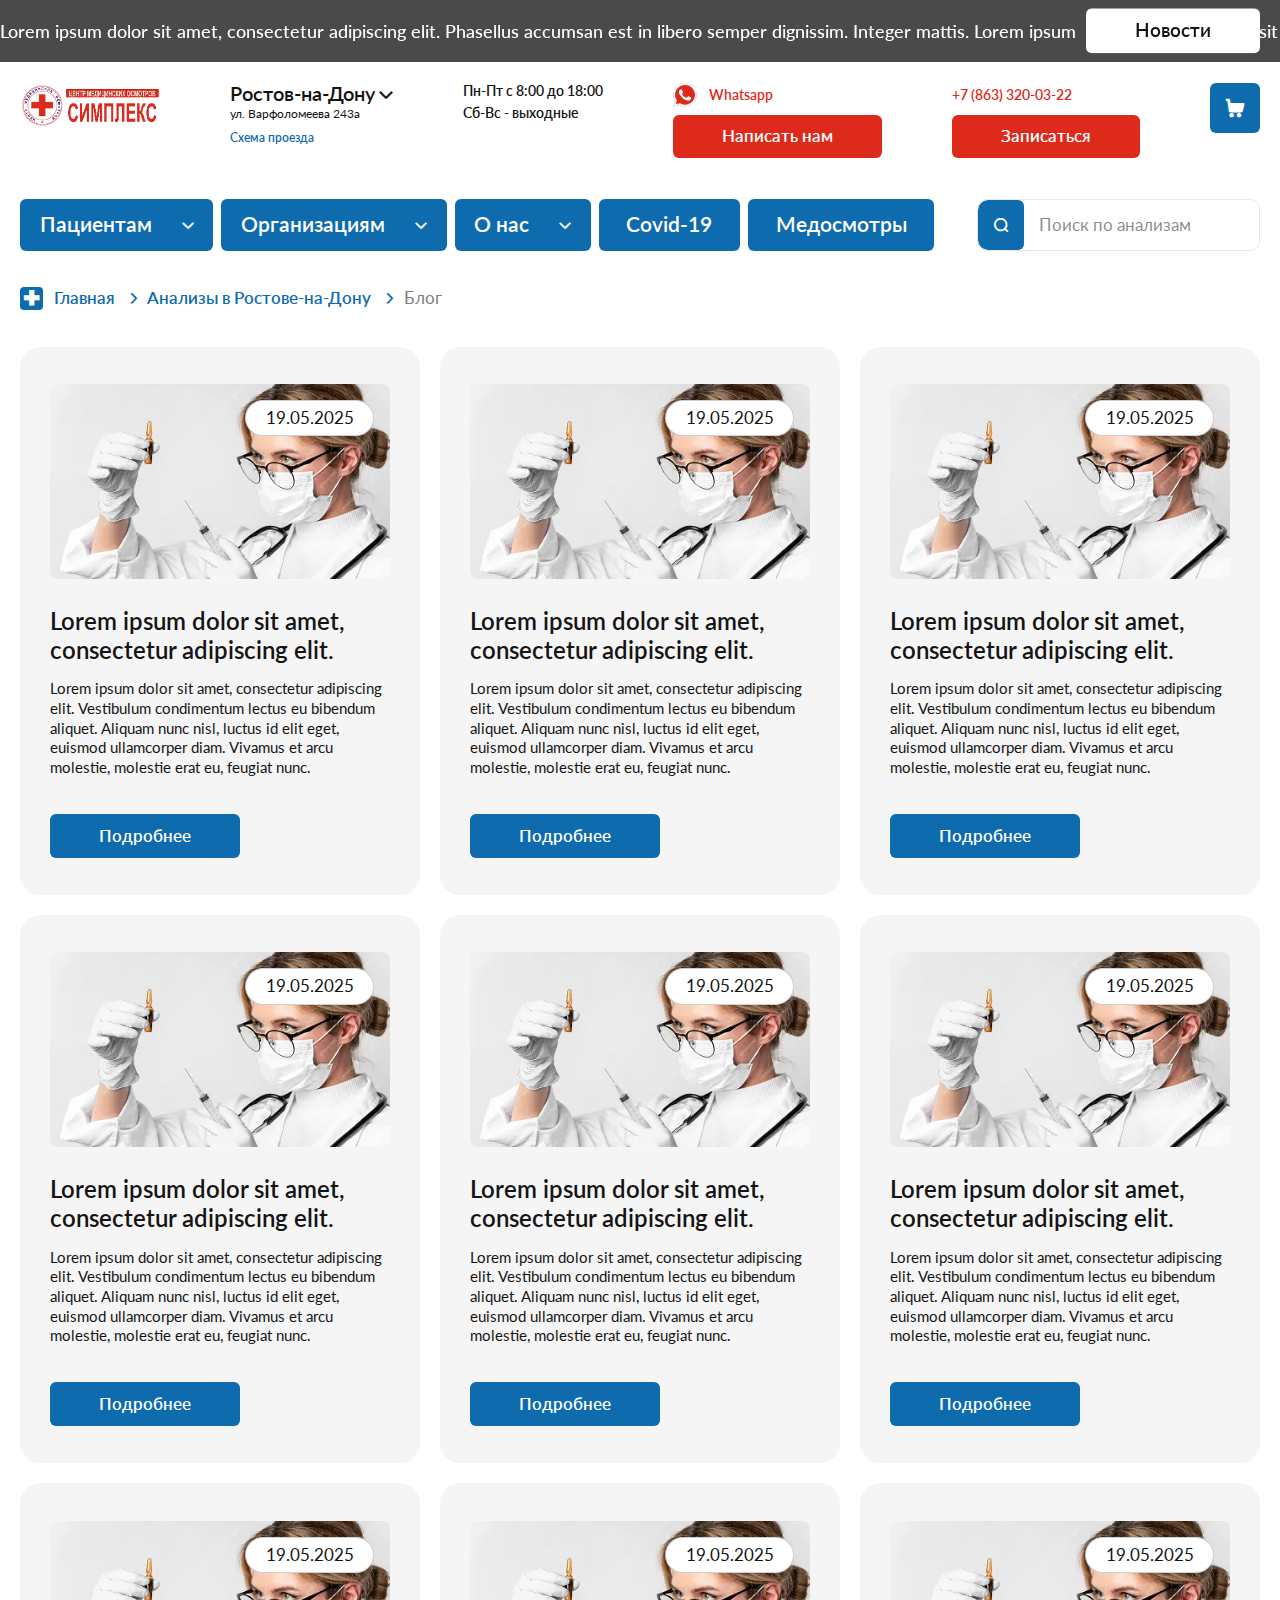
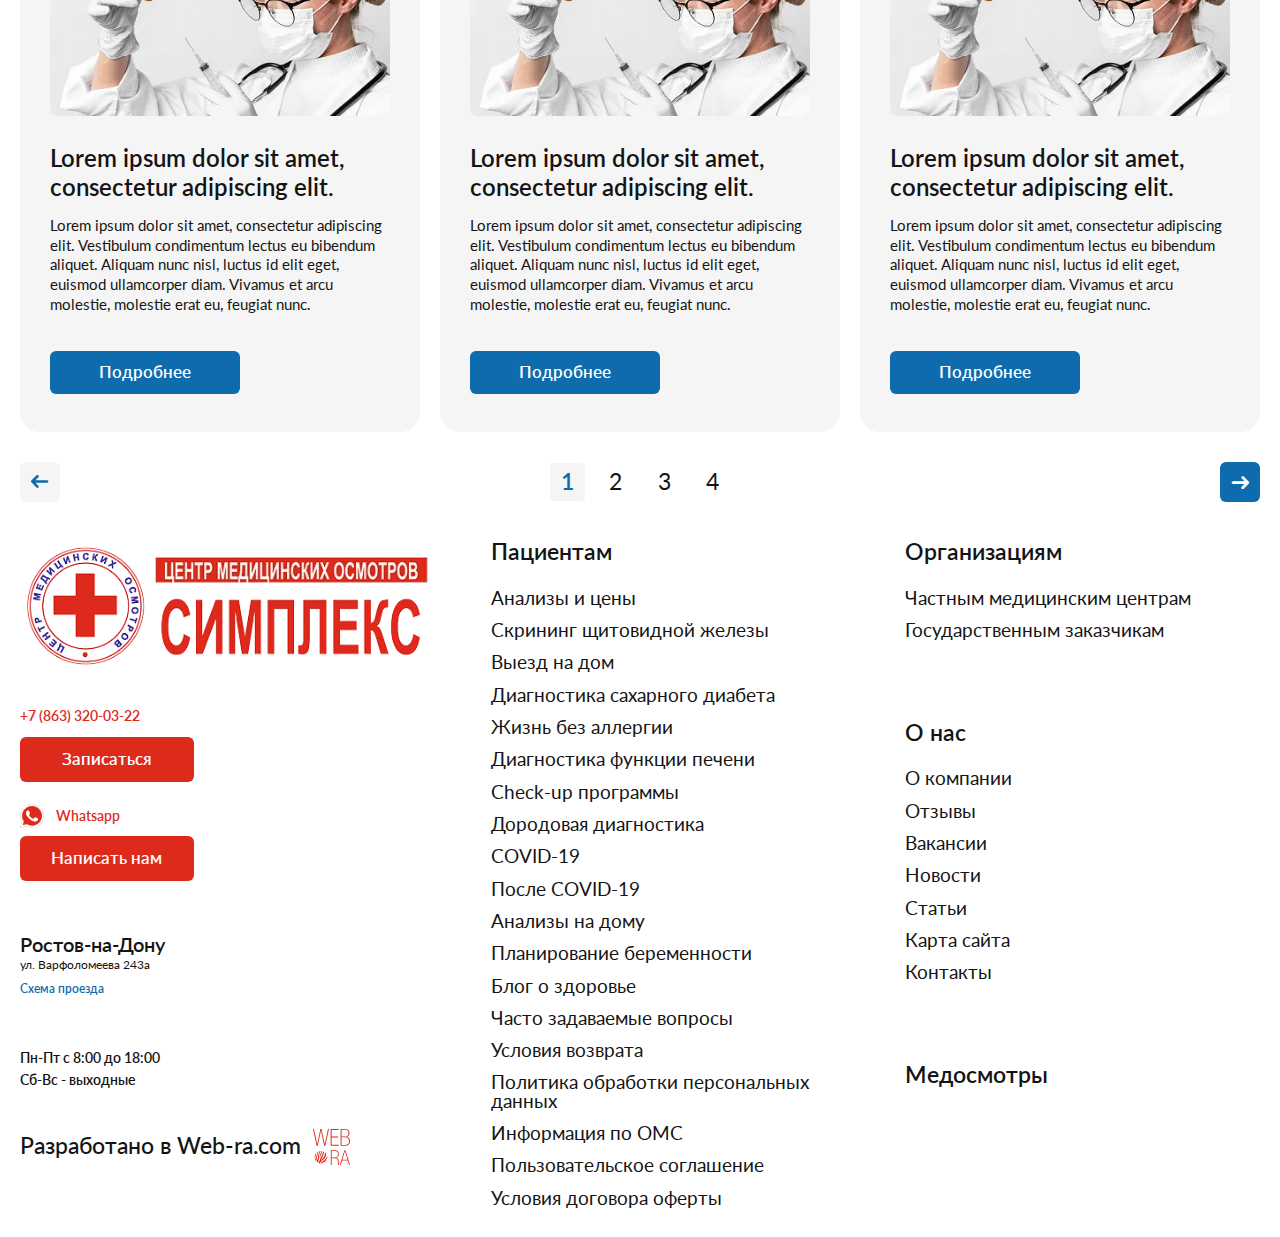
<file: blog.html>
<!doctype html>
<html lang="ru">
	<head>
		<meta charset="UTF-8">
		<meta name="viewport" content="width=device-width, initial-scale=1.0">
		<link rel="preload" href="./assets/fonts/Lato-Semibold.woff2" as="font" type="font/woff2" crossorigin="anonymous">
		<link rel="preload" href="./assets/fonts/Lato-Regular.woff2" as="font" type="font/woff2" crossorigin="anonymous">
		<link rel="preload" href="./assets/fonts/Lato-Medium.woff2" as="font" type="font/woff2" crossorigin="anonymous">
		<link rel="preload" href="./assets/fonts/Lato-Bold.woff2" as="font" type="font/woff2" crossorigin="anonymous">
		<link rel="shortcut icon" href="assets/img/favicon.ico">
		<title>Главная</title>
		<script type="module" crossorigin="" src="./js/app.min.js?v=1751651618119"></script>
		<link rel="stylesheet" crossorigin="" href="./css/app.min.css?v=1751651618119">
		<link rel="stylesheet" crossorigin="" href="./css/blog.min.css?v=1751651618119">
		<link rel="stylesheet" crossorigin="" href="./css/pagination.min.css?v=1751651618119">
		<link rel="stylesheet" crossorigin="" href="./css/breadcrumbs.min.css?v=1751651618119">
		<link rel="stylesheet" crossorigin="" href="./css/articlecard.min.css?v=1751651618119">
	</head>
	<body>
		<div class="wrapper">
			<div class="marquee">
				<div data-fls-marquee="" data-fls-marquee-speed="500">
					<p>
						Lorem ipsum dolor sit amet, consectetur adipiscing elit. Phasellus accumsan est in libero semper dignissim.
			Integer
			mattis. Lorem ipsum
					</p>
				</div>
				<div class="marquee__container">
					<a href="#" data-fls-button="" class="marquee__button button button--20">Новости</a>
				</div>
			</div>
			<header data-fls-header="" class="header">
				<div class="header__container">
					<div class="header__top">
						<a href="index.html" class="header__logo">
							<picture>
								<img alt="Симплекс" src="./assets/img/logo.webp">
							</picture>
						</a>
						<div class="header__city" data-fls-dynamic=".menu__body-info-wrapper--first, 700, 0">
							<div class="header__city-wrappper">
								<select name="form[]" data-fls-select="" data-fls-select-modif="header">
									<option value="Ростов-на-Дону" selected>Ростов-на-Дону</option>
									<option value="Краснодар">Краснодар</option>
								</select>
								<div class="header__cities" hidden>
									<ul class="header__city-ul">
										<li>
											<a href="#">Краснодар</a>
										</li>
									</ul>
								</div>
							</div>
							<p class="header__adress adress-link">ул. Варфоломеева 243а</p>
							<a href="https://yandex.ru/maps/39/rostov-na-donu/house/ulitsa_varfolomeyeva_243a/Z0AYcQZgSkQCQFptfX5yc3pkYw==/?ll=39.707638%2C47.232061&z=16" target="_blank" class="header__city-btn schema-link">Схема проезда</a>
						</div>
						<div class="header__working-hours working-hours">
							<p>Пн-Пт с 8:00 до 18:00</p>
							<p>Сб-Вс - выходные</p>
						</div>
						<div class="header__red-button-block">
							<a href="#">
								<img src="./assets/img/icons/whatsapp.svg" alt="whatsapp">
								Whatsapp
							</a>
							<a href="#" data-fls-button="" class="header__red-btn button button--red button--18" data-fls-popup-link="order">Написать нам</a>
						</div>
						<div class="header__red-button-block header__red-button-block--bold">
							<a href="tel:+78633200322">+7 (863) 320-03-22</a>
							<a href="#" data-fls-button="" class="header__red-btn button button--red button--18" data-fls-popup-link="order">Записаться</a>
						</div>
						<a href="#" class="button button--blue button--icon-cart"></a>
					</div>
					<div class="header__bottom">
						<div class="header__menu menu">
							<nav class="menu__body">
								<div class="menu__body-top">
									<a href="#" class="menu__body-logo">
										<picture>
											<img alt="Симплекс" src="./assets/img/logo.webp">
										</picture>
									</a>
									<button type="button" data-fls-menu="" class="menu__icon icon-menu icon-menu--gray">
										<span></span>
									</button>
								</div>
								<ul class="menu__list">
									<li class="menu__item">
										<button class="menu__btn button button--blue --icon-small-arrow">Пациентам</button>
										<ul>
											<li>
												<a href="#">Анализы и цены</a>
											</li>
											<li>
												<a href="#">Скрининг щитовидной железы</a>
											</li>
											<li>
												<a href="#">Выезд на дом</a>
											</li>
											<li>
												<a href="#">Диагностика сахарного диабета</a>
											</li>
											<li>
												<a href="#">Жизнь без аллергии</a>
											</li>
											<li>
												<a href="#">Диагностика функции печени</a>
											</li>
											<li>
												<a href="#">Check-up программы</a>
											</li>
											<li>
												<a href="#">Дородовая диагностика</a>
											</li>
											<li>
												<a href="#">COVID-19</a>
											</li>
											<li>
												<a href="#">После COVID-19</a>
											</li>
											<li>
												<a href="#">Анализы на дому</a>
											</li>
											<li>
												<a href="#">Планирование беременности</a>
											</li>
											<li>
												<a href="#">Блог о здоровье</a>
											</li>
											<li>
												<a href="#">Часто задаваемые вопросы</a>
											</li>
											<li>
												<a href="#">Условия возврата</a>
											</li>
											<li>
												<a href="#">Политика обработки персональных данных</a>
											</li>
											<li>
												<a href="#">Информация по ОМС</a>
											</li>
											<li>
												<a href="#">Пользовательское соглашение</a>
											</li>
											<li>
												<a href="#">Условия договора оферты</a>
											</li>
										</ul>
									</li>
									<li class="menu__item">
										<button class="menu__btn button button--blue --icon-small-arrow">Организациям</button>
										<ul>
											<li>
												<a href="#">Анализы и цены</a>
											</li>
											<li>
												<a href="#">Скрининг щитовидной железы</a>
											</li>
											<li>
												<a href="#">Выезд на дом</a>
											</li>
											<li>
												<a href="#">Диагностика сахарного диабета</a>
											</li>
											<li>
												<a href="#">Жизнь без аллергии</a>
											</li>
											<li>
												<a href="#">Диагностика функции печени</a>
											</li>
										</ul>
									</li>
									<li class="menu__item">
										<button class="menu__btn button button--blue --icon-small-arrow">О нас</button>
										<ul>
											<li>
												<a href="#">Анализы и цены</a>
											</li>
											<li>
												<a href="#">Скрининг щитовидной железы</a>
											</li>
											<li>
												<a href="#">Выезд на дом</a>
											</li>
											<li>
												<a href="#">Диагностика сахарного диабета</a>
											</li>
											<li>
												<a href="#">Жизнь без аллергии</a>
											</li>
											<li>
												<a href="#">Диагностика функции печени</a>
											</li>
										</ul>
									</li>
									<li class="menu__item">
										<a href="#" class="menu__btn button button--blue">Covid-19</a>
									</li>
									<li class="menu__item">
										<a href="https://medosmotr-rostov.ru/" target="_blank" class="menu__btn button button--blue medosmotr-link">Медосмотры</a>
									</li>
								</ul>
								<div class="menu__body-info">
									<div class="menu__body-info-wrapper menu__body-info-wrapper--first">
										<div class="header__red-button-block">
											<a href="#">
												<img src="./assets/img/icons/whatsapp.svg" alt="whatsapp">
												Whatsapp
											</a>
											<a href="#" data-fls-button="" data-fls-popup-link="order" class="header__red-btn button button--red button--18">Написать нам</a>
										</div>
									</div>
									<div class="menu__body-info-wrapper menu__body-info-wrapper--second">
										<div class="header__working-hours working-hours">
											<p>Пн-Пт с 8:00 до 18:00</p>
											<p>Сб-Вс - выходные</p>
										</div>
										<div class="header__red-button-block header__red-button-block--bold">
											<a href="tel:+78633200322">+7 (863) 320-03-22</a>
											<a href="#" data-fls-button="" data-fls-popup-link="order" class="header__red-btn button button--red button--18">Записаться</a>
										</div>
									</div>
									<a href="#" class="button menu__cart button--blue button--icon-cart">Перейти в корзину</a>
								</div>
							</nav>
							<a href="index.html" class="menu__logo">
								<picture>
									<img alt="Симплекс" src="./assets/img/logo.webp">
								</picture>
							</a>
							<form action="#" data-fls-form="ajax" class="menu__search">
								<button type="submit" class="menu__search-btn button button--blue button--icon-search"></button>
								<input type="text" name="form[]" data-fls-input="" autocomplete="off" required data-fls-form-errtext="" placeholder="Поиск по анализам" class="menu__input input">
							</form>
							<button type="button" data-fls-menu="" class="menu__icon icon-menu icon-menu--main">
								<span></span>
							</button>
						</div>
					</div>
				</div>
			</header>
			<main class="page">
				<div class="page__container">
					<div data-fls-breadcrumbs="">
						<ul>
							<li>
								<a href="index.html">Главная</a>
							</li>
							<li>
								<a href="#">Анализы в Ростове-на-Дону</a>
							</li>
							<li>Блог</li>
						</ul>
					</div>
					<section class="blog">
						<div class="blog__main">
							<div data-fls-articlecard="" class="article-card">
								<div class="article-card__img-block">
									<p class="article-card__date">19.05.2025</p>
									<picture>
										<img alt="Image" src="./assets/img/article-bg.webp">
									</picture>
								</div>
								<p class="article-card__title">Lorem ipsum dolor sit amet, consectetur adipiscing elit.</p>
								<div class="article-card__text">
									<p>
										Lorem ipsum dolor sit amet, consectetur adipiscing elit. Vestibulum condimentum lectus eu
			bibendum aliquet. Aliquam nunc
			nisl, luctus id elit eget, euismod ullamcorper diam. Vivamus et arcu molestie, molestie erat eu,
			feugiat nunc.
									</p>
								</div>
								<a href="#" data-fls-button="" class="article-card__btn button button--blue button--18">Подробнее</a>
							</div>
							<div data-fls-articlecard="" class="article-card">
								<div class="article-card__img-block">
									<p class="article-card__date">19.05.2025</p>
									<picture>
										<img alt="Image" src="./assets/img/article-bg.webp">
									</picture>
								</div>
								<p class="article-card__title">Lorem ipsum dolor sit amet, consectetur adipiscing elit.</p>
								<div class="article-card__text">
									<p>
										Lorem ipsum dolor sit amet, consectetur adipiscing elit. Vestibulum condimentum lectus eu
			bibendum aliquet. Aliquam nunc
			nisl, luctus id elit eget, euismod ullamcorper diam. Vivamus et arcu molestie, molestie erat eu,
			feugiat nunc.
									</p>
								</div>
								<a href="#" data-fls-button="" class="article-card__btn button button--blue button--18">Подробнее</a>
							</div>
							<div data-fls-articlecard="" class="article-card">
								<div class="article-card__img-block">
									<p class="article-card__date">19.05.2025</p>
									<picture>
										<img alt="Image" src="./assets/img/article-bg.webp">
									</picture>
								</div>
								<p class="article-card__title">Lorem ipsum dolor sit amet, consectetur adipiscing elit.</p>
								<div class="article-card__text">
									<p>
										Lorem ipsum dolor sit amet, consectetur adipiscing elit. Vestibulum condimentum lectus eu
			bibendum aliquet. Aliquam nunc
			nisl, luctus id elit eget, euismod ullamcorper diam. Vivamus et arcu molestie, molestie erat eu,
			feugiat nunc.
									</p>
								</div>
								<a href="#" data-fls-button="" class="article-card__btn button button--blue button--18">Подробнее</a>
							</div>
							<div data-fls-articlecard="" class="article-card">
								<div class="article-card__img-block">
									<p class="article-card__date">19.05.2025</p>
									<picture>
										<img alt="Image" src="./assets/img/article-bg.webp">
									</picture>
								</div>
								<p class="article-card__title">Lorem ipsum dolor sit amet, consectetur adipiscing elit.</p>
								<div class="article-card__text">
									<p>
										Lorem ipsum dolor sit amet, consectetur adipiscing elit. Vestibulum condimentum lectus eu
			bibendum aliquet. Aliquam nunc
			nisl, luctus id elit eget, euismod ullamcorper diam. Vivamus et arcu molestie, molestie erat eu,
			feugiat nunc.
									</p>
								</div>
								<a href="#" data-fls-button="" class="article-card__btn button button--blue button--18">Подробнее</a>
							</div>
							<div data-fls-articlecard="" class="article-card">
								<div class="article-card__img-block">
									<p class="article-card__date">19.05.2025</p>
									<picture>
										<img alt="Image" src="./assets/img/article-bg.webp">
									</picture>
								</div>
								<p class="article-card__title">Lorem ipsum dolor sit amet, consectetur adipiscing elit.</p>
								<div class="article-card__text">
									<p>
										Lorem ipsum dolor sit amet, consectetur adipiscing elit. Vestibulum condimentum lectus eu
			bibendum aliquet. Aliquam nunc
			nisl, luctus id elit eget, euismod ullamcorper diam. Vivamus et arcu molestie, molestie erat eu,
			feugiat nunc.
									</p>
								</div>
								<a href="#" data-fls-button="" class="article-card__btn button button--blue button--18">Подробнее</a>
							</div>
							<div data-fls-articlecard="" class="article-card">
								<div class="article-card__img-block">
									<p class="article-card__date">19.05.2025</p>
									<picture>
										<img alt="Image" src="./assets/img/article-bg.webp">
									</picture>
								</div>
								<p class="article-card__title">Lorem ipsum dolor sit amet, consectetur adipiscing elit.</p>
								<div class="article-card__text">
									<p>
										Lorem ipsum dolor sit amet, consectetur adipiscing elit. Vestibulum condimentum lectus eu
			bibendum aliquet. Aliquam nunc
			nisl, luctus id elit eget, euismod ullamcorper diam. Vivamus et arcu molestie, molestie erat eu,
			feugiat nunc.
									</p>
								</div>
								<a href="#" data-fls-button="" class="article-card__btn button button--blue button--18">Подробнее</a>
							</div>
							<div data-fls-articlecard="" class="article-card">
								<div class="article-card__img-block">
									<p class="article-card__date">19.05.2025</p>
									<picture>
										<img alt="Image" src="./assets/img/article-bg.webp">
									</picture>
								</div>
								<p class="article-card__title">Lorem ipsum dolor sit amet, consectetur adipiscing elit.</p>
								<div class="article-card__text">
									<p>
										Lorem ipsum dolor sit amet, consectetur adipiscing elit. Vestibulum condimentum lectus eu
			bibendum aliquet. Aliquam nunc
			nisl, luctus id elit eget, euismod ullamcorper diam. Vivamus et arcu molestie, molestie erat eu,
			feugiat nunc.
									</p>
								</div>
								<a href="#" data-fls-button="" class="article-card__btn button button--blue button--18">Подробнее</a>
							</div>
							<div data-fls-articlecard="" class="article-card">
								<div class="article-card__img-block">
									<p class="article-card__date">19.05.2025</p>
									<picture>
										<img alt="Image" src="./assets/img/article-bg.webp">
									</picture>
								</div>
								<p class="article-card__title">Lorem ipsum dolor sit amet, consectetur adipiscing elit.</p>
								<div class="article-card__text">
									<p>
										Lorem ipsum dolor sit amet, consectetur adipiscing elit. Vestibulum condimentum lectus eu
			bibendum aliquet. Aliquam nunc
			nisl, luctus id elit eget, euismod ullamcorper diam. Vivamus et arcu molestie, molestie erat eu,
			feugiat nunc.
									</p>
								</div>
								<a href="#" data-fls-button="" class="article-card__btn button button--blue button--18">Подробнее</a>
							</div>
							<div data-fls-articlecard="" class="article-card">
								<div class="article-card__img-block">
									<p class="article-card__date">19.05.2025</p>
									<picture>
										<img alt="Image" src="./assets/img/article-bg.webp">
									</picture>
								</div>
								<p class="article-card__title">Lorem ipsum dolor sit amet, consectetur adipiscing elit.</p>
								<div class="article-card__text">
									<p>
										Lorem ipsum dolor sit amet, consectetur adipiscing elit. Vestibulum condimentum lectus eu
			bibendum aliquet. Aliquam nunc
			nisl, luctus id elit eget, euismod ullamcorper diam. Vivamus et arcu molestie, molestie erat eu,
			feugiat nunc.
									</p>
								</div>
								<a href="#" data-fls-button="" class="article-card__btn button button--blue button--18">Подробнее</a>
							</div>
						</div>
						<div data-fls-pagination="" class="pagination">
							<div data-fls-button="" class="pagination__btn pagination__btn-prev button button--blue button--icon-arrow"></div>
							<ul>
								<li class="--active">
									<a href="#">1</a>
								</li>
								<li>
									<a href="#">2</a>
								</li>
								<li>
									<a href="#">3</a>
								</li>
								<li>
									<a href="#">4</a>
								</li>
							</ul>
							<a href="#" data-fls-button="" class="pagination__btn button button--blue button--icon-arrow"></a>
						</div>
					</section>
				</div>
			</main>
			<footer data-fls-footer="" class="footer">
				<div class="footer__container">
					<div class="footer__info-block">
						<div class="footer__info-logo-block">
							<a href="index.html" class="footer__logo">
								<picture>
									<img alt="Симплекс" src="./assets/img/logo.webp">
								</picture>
							</a>
							<div class="footer__red-button-block footer__red-button-block--bold">
								<a href="tel:+78633200322">+7 (863) 320-03-22</a>
								<a href="#" data-fls-button="" class="footer__red-btn button button--red button--18" data-fls-popup-link="order">Записаться</a>
							</div>
						</div>
						<div class="footer__info-wrapper" data-fls-dynamic=".footer__nav-wrapper--mobile, 1000, 1,">
							<div class="footer__red-button-block footer__red-button-block--bold">
								<a href="tel:+78633200322">+7 (863) 320-03-22</a>
								<a href="#" data-fls-button="" class="footer__red-btn button button--red button--18" data-fls-popup-link="order">Записаться</a>
							</div>
							<div class="footer__red-button-block">
								<a href="#">
									<img src="./assets/img/icons/whatsapp.svg" alt="whatsapp">
									Whatsapp
								</a>
								<a href="#" data-fls-button="" class="footer__red-btn button button--red button--18" data-fls-popup-link="order">Написать нам</a>
							</div>
							<div class="footer__city">
								<p class="footer__city-title">Ростов-на-Дону</p>
								<p class="footer__adress adress-link">ул. Варфоломеева 243а</p>
								<a href="https://yandex.ru/maps/39/rostov-na-donu/house/ulitsa_varfolomeyeva_243a/Z0AYcQZgSkQCQFptfX5yc3pkYw==/?ll=39.707638%2C47.232061&z=16" target="_blank" class="footer__city-btn schema-link">Схема проезда</a>
							</div>
							<div class="footer__working-hours working-hours">
								<p>Пн-Пт с 8:00 до 18:00</p>
								<p>Сб-Вс - выходные</p>
							</div>
							<a href="https://web-ra.com/" target="_blank" class="footer__made-by">
								Разработано в Web-ra.com
								<img src="./assets/img/webra.svg" alt="Web-ra">
							</a>
						</div>
					</div>
					<nav class="footer__nav-block">
						<div class="footer__nav-wrapper">
							<p>Пациентам</p>
							<ul>
								<li>
									<a href="#">Анализы и цены</a>
								</li>
								<li>
									<a href="#">Скрининг щитовидной железы</a>
								</li>
								<li>
									<a href="#">Выезд на дом</a>
								</li>
								<li>
									<a href="#">Диагностика сахарного диабета</a>
								</li>
								<li>
									<a href="#">Жизнь без аллергии</a>
								</li>
								<li>
									<a href="#">Диагностика функции печени</a>
								</li>
								<li>
									<a href="#">Check-up программы</a>
								</li>
								<li>
									<a href="#">Дородовая диагностика</a>
								</li>
								<li>
									<a href="#">COVID-19</a>
								</li>
								<li>
									<a href="#">После COVID-19</a>
								</li>
								<li>
									<a href="#">Анализы на дому</a>
								</li>
								<li>
									<a href="#">Планирование беременности</a>
								</li>
								<li>
									<a href="#">Блог о здоровье</a>
								</li>
								<li>
									<a href="#">Часто задаваемые вопросы</a>
								</li>
								<li>
									<a href="#">Условия возврата</a>
								</li>
								<li>
									<a href="#">Политика обработки персональных данных</a>
								</li>
								<li>
									<a href="#">Информация по ОМС</a>
								</li>
								<li>
									<a href="#">Пользовательское соглашение</a>
								</li>
								<li>
									<a href="#">Условия договора оферты</a>
								</li>
							</ul>
						</div>
					</nav>
					<nav class="footer__nav-block">
						<div class="footer__nav-wrapper">
							<p>Организациям</p>
							<ul>
								<li>
									<a href="#">Частным медицинским центрам</a>
								</li>
								<li>
									<a href="#">Государственным заказчикам</a>
								</li>
							</ul>
						</div>
						<div class="footer__nav-wrapper">
							<p>О нас</p>
							<ul>
								<li>
									<a href="#">О компании</a>
								</li>
								<li>
									<a href="#">Отзывы</a>
								</li>
								<li>
									<a href="#">Вакансии</a>
								</li>
								<li>
									<a href="#">Новости</a>
								</li>
								<li>
									<a href="#">Статьи</a>
								</li>
								<li>
									<a href="#">Карта сайта</a>
								</li>
								<li>
									<a href="#">Контакты</a>
								</li>
							</ul>
						</div>
						<div class="footer__nav-wrapper">
							<a href="https://medosmotr-rostov.ru/" target="_blank" class="medosmotr-link">Медосмотры</a>
						</div>
					</nav>
					<nav class="footer__nav-block footer__nav-block--mobile">
						<div class="footer__nav-wrapper footer__nav-wrapper--mobile">
							<p>Контакты</p>
						</div>
					</nav>
				</div>
			</footer>
		</div>
		<div data-fls-popup="order" aria-hidden="true" class="popup">
			<div data-fls-popup-wrapper="" class="popup__wrapper">
				<div data-fls-popup-body="" class="popup__body">
					<button data-fls-popup-close="" type="button" class="popup__close --icon-cross"></button>
					<div data-fls-popup-content="" class="popup__main">
						<p class="popup__title">Оформить заказ</p>
						<p class="popup__subtitle">
							Lorem ipsum dolor sit amet, consectetur adipiscing elit. Sed eget justo nec massa
					sollicitudin mattis.
						</p>
						<form action="#" data-fls-form="ajax" class="form-block__main">
							<input data-fls-input="" required data-fls-form-errtext="" autocomplete="off" type="text" name="form[]" placeholder="Введите ваши ФИО" class="input">
							<input data-fls-input="" required data-fls-form-errtext="" data-fls-input-mask="+7 (999) 999-9999" autocomplete="off" type="text" name="form[]" placeholder="Введите ваш телефон" class="input">
							<textarea data-fls-input="" required data-fls-form-errtext="" autocomplete="off" name="form[]" placeholder="Введите ваш вопрос" class="input"></textarea>
							<button class="form-block__button button button--red">Отправить</button>
							<p class="form-block__info">
								Нажимая на «Отправить», вы даете согласие на обработку персональных данных и соглашаетесь
								<a href="#">с
							политикой конфиденциальности</a>
							</p>
						</form>
					</div>
				</div>
			</div>
		</div>
		<div data-fls-popup="thanks" aria-hidden="true" class="popup">
			<div data-fls-popup-wrapper="" class="popup__wrapper">
				<div data-fls-popup-body="" class="popup__body">
					<button data-fls-popup-close="" type="button" class="popup__close --icon-cross"></button>
					<div data-fls-popup-content="" class="popup__main">
						<p class="popup__title">Ваше сообщение отправлено</p>
						<button data-fls-popup-close="" class="form-block__button button button--red button--20">Закрыть</button>
					</div>
				</div>
			</div>
		</div>
	</body>
</html>
</file>
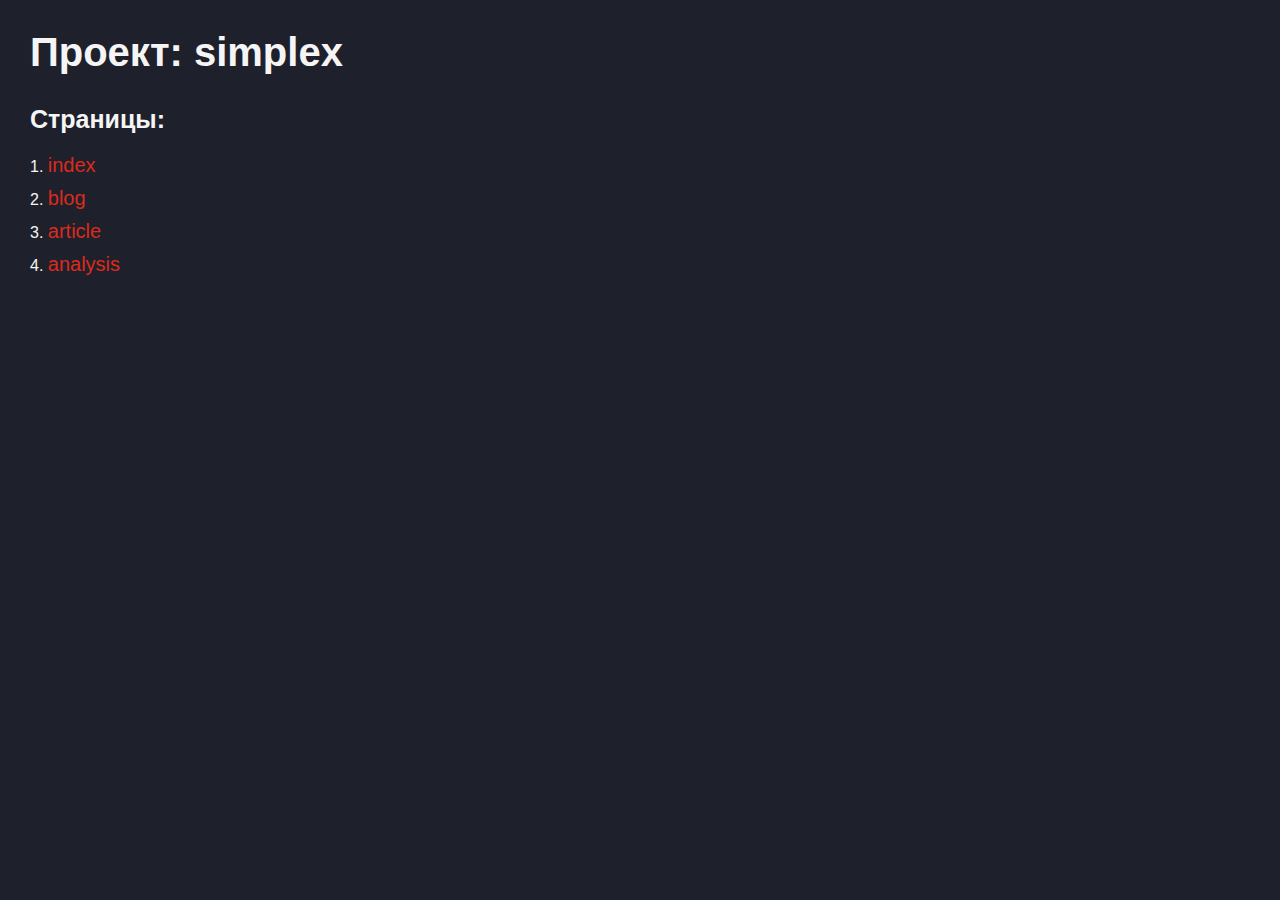
<file: home.html>
<!DOCTYPE html>
<html lang="ru">

<head>
	<meta charset="UTF-8">
	<meta name="viewport" content="width=device-width, initial-scale=1.0">
	<meta name="robots" content="noindex, nofollow">
	<title>Проект: simplex</title>
	<style>
		*,
		*::before,
		*::after {
			box-sizing: border-box;
			margin: 0;
			padding: 0;
			bottom: 0;
		}

		ul li {
			list-style: none;
		}

		a {
			text-decoration: none;
			color: inherit;
		}

		body,
		html {
			height: 100%;
		}

		body {
			font-family: Arial, "Helvetica Neue", Helvetica, sans-serif;
			background-color: #1E212C;
			color: #f5f5f5;
		}

		.wrapper {
			min-height: 100%;
			display: flex;
			flex-direction: column;
		}

		.wrapper>main {
			flex-grow: 1;
		}

		.projectpage {
			padding: 30px;
		}

		.projectpage__title {
			font-size: 40px;
			margin-bottom: 30px;
		}

		.projectpage__sub-title {
			font-size: 25px;
			margin-bottom: 20px;
		}

		.projectpage__list {
			list-style-position: inside;
		}

		.projectpage__list li {
			margin-bottom: 10px;
		}

		.projectpage__list a {
			font-size: 20px;
			color: #dd2a1b;

			transition: 0.2s;
		}

		.projectpage__list a:hover {
			color: #f5f5f5;

		}
	</style>
</head>

<body>
	<div class="wrapper">
		<header class="header"></header>
		<main class="projectpage">
			<h1 class="projectpage__title">Проект: simplex</h1>
			<h2 class="projectpage__sub-title">Страницы:</h2>
			<ol class="projectpage__list">
				
<li><a target="_blank" href="index.html">index</a></li>
<li><a target="_blank" href="blog.html">blog</a></li>
<li><a target="_blank" href="article.html">article</a></li>
<li><a target="_blank" href="analysis.html">analysis</a></li>
			</ol>
		</main>
		<footer class="footer"></footer>
	</div>
</body>

</html>
</file>
<file: css/app.min.css>
*{border:0;margin:0;padding:0}*,:after,:before{box-sizing:border-box}:after,:before{display:inline-block}body,html{height:100%}body{line-height:1;scrollbar-gutter:stable;-ms-text-size-adjust:100%;-moz-text-size-adjust:100%;-webkit-text-size-adjust:100%;-webkit-font-smoothing:antialiased;-moz-osx-font-smoothing:grayscale}button,input,textarea{background-color:transparent;color:inherit;font-family:inherit;font-size:inherit;line-height:inherit}input,textarea{width:100%}label{display:inline-block}button,option,select{cursor:pointer}a{color:inherit;display:inline-block;text-decoration:none}ul li{list-style:none}img{height:auto;max-width:100%;vertical-align:middle}h1,h2,h3,h4,h5,h6{font-size:inherit;font-weight:inherit}@font-face{font-display:swap;font-family:Lato;font-style:normal;font-weight:600;src:url(../assets/fonts/Lato-Semibold.woff2) format("woff2")}@font-face{font-display:swap;font-family:Lato;font-style:normal;font-weight:400;src:url(../assets/fonts/Lato-Regular.woff2) format("woff2")}@font-face{font-display:swap;font-family:Lato;font-style:normal;font-weight:500;src:url(../assets/fonts/Lato-Medium.woff2) format("woff2")}@font-face{font-display:swap;font-family:Lato;font-style:normal;font-weight:700;src:url(../assets/fonts/Lato-Bold.woff2) format("woff2")}@font-face{font-display:swap;font-family:iconfont;src:url(../assets/fonts/iconfont.woff2?667cc4b6d47e211d721cfdbd4d4773d0) format("woff2")}[class*="--icon-"]:before{font-family:iconfont}[class*="--icon-trash"]:before{content:"\f101"}[class*="--icon-star"]:before{content:"\f102"}[class*="--icon-small-arrow"]:before{content:"\f103"}[class*="--icon-search"]:before{content:"\f104"}[class*="--icon-plus"]:before{content:"\f105"}[class*="--icon-cross"]:before{content:"\f106"}[class*="--icon-cart"]:before{content:"\f107"}[class*="--icon-calendar"]:before{content:"\f108"}[class*="--icon-arrow"]:before{content:"\f109"}body{color:#141414;font-family:Lato;font-size:1.25rem;min-width:20rem}[data-fls-scrolllock] body{overflow:hidden;overscroll-behavior:none;touch-action:none}.wrapper{display:flex;flex-direction:column;min-height:100%;overflow:clip}.wrapper>main{flex:1 1 auto}.wrapper>*{min-width:0}[class*=__container]{margin:0 auto;max-width:92.5rem;padding-left:1.25rem;padding-right:1.25rem;width:100%}.seo__img-block{border-radius:1.0625rem;color:#fff;overflow:hidden;position:relative}.seo__img-block:before{background:linear-gradient(-90deg,transparent,rgba(0,0,0,.6));content:"";z-index:0}.seo__img-block img,.seo__img-block:before{height:100%;left:0;position:absolute;top:0;width:100%}.seo__img-block img{object-fit:cover;object-position:right;z-index:-1}.seo .seo__img-text-block{position:relative;z-index:1}.seo .seo__img-text-block p{font-weight:500}.seo .seo__img-text-block h1{max-width:45.625rem}.seo h1,.seo h2,.seo h3,.seo h4,.seo h5,.seo h6{font-weight:600}.seo h1{line-height:117%}.seo ol,.seo p,.seo ul{line-height:1.4}.seo a{font-weight:600;text-decoration:underline;transition:.2s}.seo ul li{align-items:baseline;display:flex;gap:.75rem}.seo ul li:before{background-color:#dd2a1b;border-radius:50%;content:"";flex-shrink:0;height:.5rem;width:.5rem}.seo ol li{list-style-position:inside}.--select-open .select__value:after{transform:rotate(-180deg) translateY(-.125rem)!important}.select.--form-error{color:#dd2a1b}.select--main{min-width:0}.select--main,.select--main .select__body{position:relative}.select--main .select__title{background-color:#fff;border:.0625rem solid hsla(0,0%,8%,.2);border-radius:.5rem;color:inherit;cursor:pointer;text-align:left;width:100%}.select--main .select__value{align-items:center;display:flex;min-width:0}.select--main .select__value>*{flex:1 1 auto}.select--main .select__value:after{content:"\f103";font-family:iconfont;font-size:.875rem;transform:translateY(-.125rem);transition:.2s;transition:all .2s ease 0s}.select--main .select__value.--select-pseudo-label:before{content:attr(data-pseudo-label);opacity:.5}.select--main .select__content,.select--main .select__text{flex:1 1 auto;overflow:hidden;text-overflow:ellipsis;white-space:nowrap}.select--main .select__input{background-color:transparent;height:100%;padding:0 .625rem;width:100%}.--select-active .select--main .select__input::placeholder{color:#0e6bad}.--select-focus .select--main .select__input::placeholder{opacity:.5}.select--main .select__options{background-color:#fff;border:.0625rem solid hsla(0,0%,8%,.2);border-radius:0 0 .25rem .25rem;left:0;min-width:100%;padding:.625rem 0 .3125rem;position:absolute;top:calc(100% - .0625rem)}.select--main .select__scroll{max-height:12.5rem;overflow-x:hidden;overflow-y:auto}.select--main .select__option{color:inherit;cursor:pointer;padding:.3125rem .625rem;text-align:left;width:100%}.select--main .select__option.--select-selected{color:#0e6bad}.select--header{min-width:0;width:100%}.select--header,.select--header .select__body{position:relative}.select--header .select__title{color:inherit;cursor:pointer;text-align:left;width:100%}.select--header .select__value{align-items:center;cursor:pointer;display:flex;font-weight:600;gap:.25rem;text-align:left}.select--header .select__value>*{flex:1 1 auto}.select--header .select__value:after{content:"\f103";font-family:iconfont;font-size:.875rem;transform:translateY(-.125rem);transition:.2s;transition:all .2s ease 0s}.select--header .select__value.--select-pseudo-label:before{content:attr(data-pseudo-label);opacity:.5}.select--header .select__content,.select--header .select__text{flex:1 1 auto;overflow:hidden;text-overflow:ellipsis;white-space:nowrap}.select--header .select__input{background-color:transparent;height:100%;padding:0 .625rem;width:100%}.--select-focus .select--header .select__input::placeholder{opacity:.5}.select--header .select__options{background-color:#fff;border-radius:.625rem;box-shadow:0 .375rem 1.5rem 0 rgba(0,0,0,.05),0 0 0 .0625rem rgba(0,0,0,.08);left:0;min-width:100%;position:absolute;top:calc(100% - .0625rem)}.select--header .select__scroll{max-height:12.5rem;overflow-x:hidden;overflow-y:auto}.select--header .select__option{color:inherit;cursor:pointer;padding:.9375rem .625rem;text-align:left;width:100%}.select--header .select__option.--select-selected{color:#0e6bad}.select--header .select__row{align-items:center;display:inline-flex}.select--header--show-top .select__options{border:.0625rem solid #d9d9d9;border-bottom:0;border-radius:.25rem .25rem 0 0;bottom:calc(100% - .0625rem);padding:.3125rem 0 .625rem;top:auto}.--select-tag{cursor:pointer}.menu{display:flex;gap:1.25rem;justify-content:space-between}.menu__body{flex:1 1 auto}.menu__cart{align-items:center;display:flex;gap:1.25rem;width:100%}.menu__body-info{border-top:.0625rem solid hsla(0,0%,8%,.2);margin:2rem 0 0;padding:1.5rem 0 0}.menu__body-info-wrapper{align-items:center;display:flex;justify-content:space-between;margin-bottom:1.5rem}.menu__body-info-wrapper--second{border-bottom:.0625rem solid hsla(0,0%,8%,.2);padding-bottom:1.5rem}.menu__body-logo{max-width:8.75rem}.menu__logo{max-width:9.375rem}.menu__list{align-items:center;display:flex;gap:.5rem}.menu__item{position:relative}.menu__item ul{background-color:#fff;border:.0625rem solid hsla(0,0%,8%,.1);border-bottom-left-radius:.625rem;border-bottom-right-radius:.625rem;box-shadow:0 .25rem 1.875rem rgba(0,0,0,.1);display:none;flex-direction:column;gap:.75rem;gap:.625rem;left:0;padding:0;position:absolute;top:100%;transform:translateY(-.1875rem);width:100%;z-index:1}.menu__item ul li{font-size:.75rem;line-height:1.2142857143}.menu__item ul li a{transition:.2s}.menu__item._active .button.menu__btn[class*="--icon"]{color:#0e6bad}.menu__item._active .button.menu__btn[class*="--icon"]:before{transform:translateY(.125rem) rotate(-180deg)}.menu__item._active ul{display:flex}.menu .button.menu__btn{padding:0;position:relative;white-space:nowrap;z-index:2}.menu .button.menu__btn[class*="--icon"]{align-items:center;display:inline-flex;flex-direction:row-reverse;gap:1.875rem}.menu .button.menu__btn[class*="--icon"]:before{font-size:.75rem;transform:translateY(-.125rem);transition:.2s}.menu__search{border:.0625rem solid hsla(0,0%,8%,.1);border-radius:.625rem;display:flex;overflow:hidden}.menu .button.menu__search-btn{border-bottom-left-radius:.625rem;border-top-left-radius:.625rem}.menu .button.menu__search-btn:before{font-size:.875rem}.menu__input{outline:none;padding:0 .9375rem!important}.icon-menu{display:none}.icon-menu--gray{background-color:#4a4a4a}.header__top{align-items:flex-start;display:flex;gap:.625rem;justify-content:space-between}.header__city-wrappper{align-items:flex-start;display:flex;flex-direction:column;position:relative}.header__city-title{align-items:center;cursor:pointer;display:flex;flex-direction:row-reverse;font-weight:600;gap:.25rem;text-align:left}.header__city-title:before{font-size:.875rem;transform:translateY(-.125rem);transition:.2s}.header__city-title._active:before{transform:rotate(-180deg)}.header__cities{background-color:#fff;border-radius:.625rem;box-shadow:0 .375rem 1.5rem 0 rgba(0,0,0,.05),0 0 0 .0625rem rgba(0,0,0,.08);left:0;padding:.9375rem .625rem;position:absolute;top:calc(100% + .25rem);width:100%;z-index:3}.header__city-ul{display:flex;flex-direction:column;gap:.3125rem}.header__adress{margin:.25rem 0}.header__city-btn{color:#0e6bad;font-weight:600;transition:.2s}.header__working-hours p{font-weight:600;line-height:1.1818181818}.header__working-hours p:not(:last-child){margin-bottom:.375rem}.header__red-button-block{display:inline-flex;flex-direction:column}.header__red-button-block a:first-child{align-items:center;color:#dd2a1b;display:flex;font-weight:600;gap:.75rem;transition:.2s}.header__red-btn{margin-top:.5rem}.footer{padding:0 0 1.875rem}.footer__container{display:grid;gap:3.75rem;grid-template-columns:repeat(3,1fr)}.footer__info-block{display:flex;flex-direction:column}.footer__info-logo-block{align-items:center;display:flex;flex-wrap:wrap;justify-content:space-between}.footer__info-logo-block .footer__red-button-block{gap:.375rem;margin:0}.footer__logo img{width:100%}.footer__info-wrapper{align-items:flex-start;display:flex;flex-direction:column;margin:2.3125rem 0 0}.footer__red-button-block{display:flex;flex-direction:column;gap:.5rem}.footer__red-button-block a:first-child{align-items:center;color:#dd2a1b;display:flex;font-weight:600;gap:.75rem;transition:.2s}.footer__red-button-block--bold{gap:.875rem}.footer__red-btn{padding:.6875rem 0!important;text-align:center}.footer__city-title{font-weight:600;gap:.25rem}.footer__adress{margin:.25rem 0}.footer__city-btn{color:#0e6bad;font-weight:600;transition:.2s}.footer__working-hours{margin:0 0 2.5rem}.footer__working-hours p{font-weight:600;line-height:1.1818181818}.footer__working-hours p:not(:last-child){margin-bottom:.375rem}.footer__made-by{align-items:center;display:flex;font-weight:500;transition:.2s}.footer__made-by img{margin:0 0 0 .75rem}.footer__nav-block{display:flex;flex-direction:column}.footer__nav-wrapper>a,.footer__nav-wrapper>p{font-weight:600;margin-bottom:1em}.footer__nav-wrapper a{transition:.2s}.footer__nav-wrapper ul li:not(:last-child){margin-bottom:.75rem}.footer__nav-wrapper--mobile{display:flex;flex-direction:column;height:100%}input[type=email],input[type=tel],input[type=text],textarea{-webkit-appearance:none;-moz-appearance:none;appearance:none}.input{background-color:#fff;border-radius:.4375rem;caret-color:inherit;color:hsla(0,0%,8%,.5);display:block;outline:none;width:100%}.input::placeholder{color:hsla(0,0%,8%,.5)}.input.--form-error{color:#dd2a1b}.input.--form-error::placeholder{color:#dd2a1b}.input[placeholder]:not([data-fls-placeholder-nohiden]):focus::placeholder{opacity:0}textarea.input{min-height:6.875rem;resize:none}.button{align-items:center;background-color:#fff;border:.0625rem solid transparent;border-radius:.375rem;color:#141414;display:inline-flex;font-size:1.125rem;font-weight:600;justify-content:center;transition:.2s}.button--20{line-height:1.2}.button--18{line-height:1.2222222222}.button--blue{background-color:#0e6bad;color:#fff}.button--red{background-color:#dd2a1b;color:#fff}.button--gray{background-color:#4a4a4a;color:#fff}.button--white{border:.0625rem solid transparent}[data-fls-marquee-item]{font-weight:500}.marquee{background-color:#4a4a4a;color:#fff;position:relative}.marquee__container{left:0;right:0;top:50%}.marquee__button,.marquee__container{position:absolute;transform:translateY(-50%)}.marquee__button{right:1.25rem;top:0}body:after{backdrop-filter:blur(.75rem);background:hsla(0,0%,8%,.2);content:"";height:100%;left:0;opacity:0;pointer-events:none;position:fixed;top:0;transition:all .4s ease 0s;width:100%;z-index:149}[data-fls-popup-open] body:after{opacity:1}[data-fls-popup]{bottom:0;left:0;padding:1.875rem .625rem;pointer-events:none;position:fixed;right:0;top:0;transition:visibility .8s ease 0s;visibility:hidden}[data-fls-popup][data-fls-popup-active]{overflow:auto;pointer-events:auto;visibility:visible;z-index:150}[data-fls-popup-active] [data-fls-popup-body]{transform:scale(1);visibility:visible}[data-fls-popup-wrapper]{align-items:center;display:flex;flex:1 1 auto;flex-direction:column;justify-content:center;min-height:100%;width:100%}[data-fls-popup-body]{background-color:#f5f5f5;border-radius:2.1875rem;max-width:62.125rem;position:relative;transform:scale(0);transition:transform .3s ease 0s,visibility .3s ease 0s;visibility:hidden;width:100%}.popup__close{align-self:flex-end;color:hsla(0,0%,8%,.5);position:absolute}.popup__main{align-items:center;display:flex;flex-direction:column;text-align:center}.popup__title{font-weight:600}.popup__subtitle{max-width:36.875rem}.popup .form-block__main{max-width:100%}.popup .form-block__main .form-block__info{color:hsla(0,0%,8%,.5)}@media (max-width:80em){.select--header .select__option{font-size:.875rem}.header__logo img{width:8.75rem}.header__city-ul li a{font-size:.875rem}.header__adress,.header__city-btn{font-size:.75rem}.header__red-button-block a:first-child,.header__working-hours p{font-size:.875rem}.header__red-button-block a:first-child img{height:1.5rem;width:1.5rem}.header__red-button-block--bold a:first-child{font-size:.875rem;height:1.5rem}.footer__red-button-block a:first-child{font-size:.875rem}.footer__red-button-block a:first-child img{height:1.5rem;width:1.5rem}.footer__red-button-block--bold a:first-child{font-size:.875rem}.footer__adress,.footer__city-btn{font-size:.75rem}.footer__working-hours p{font-size:.875rem}.button[class*="--icon"]{padding:.9375rem}}@media (max-width:75.0625em){.menu .button.menu__btn{font-size:1.25rem}}@media (max-width:75em){.menu{align-items:center}.menu__body{background-color:#fff;border-left:.0625rem solid hsla(0,0%,8%,.2);box-shadow:0 .25rem 3.225rem 0 rgba(0,0,0,.15);height:100%;max-width:23.75rem;overflow:auto;padding:1.25rem 2.5rem;position:fixed;right:-100%;top:0;transition:right .3s;width:100%;z-index:3}[data-menu-open] .menu__body{right:0}.menu__body-top{align-items:center;display:flex;justify-content:space-between;margin:0 0 3.75rem}.menu__list{align-items:stretch;flex-direction:column;gap:1.875rem}.menu__item ul{border:none;border-radius:0;box-shadow:none;margin:.75rem 0 0;position:relative}.menu .button.menu__btn{align-items:center;background-color:transparent;color:#141414;display:flex;justify-content:space-between;width:100%}.menu__search{flex:1 1 100%}.icon-menu{background-color:#dd2a1b;border-radius:.5rem;cursor:pointer;display:block;flex-shrink:0;height:3rem;position:relative;width:3rem;z-index:2}.icon-menu span,.icon-menu:after,.icon-menu:before{background-color:#fff;border-radius:.0625rem;content:"";height:.125rem;position:absolute;right:.9375rem;transition:all .3s ease 0s;width:1.125rem}.icon-menu:before{top:1.125rem}.icon-menu:after{bottom:1.125rem}.icon-menu span{top:calc(50% - .0625rem)}[data-menu-open] .icon-menu span{transform:scale(0)}[data-menu-open] .icon-menu:before{top:calc(50% - .0625rem);transform:rotate(-45deg)}[data-menu-open] .icon-menu:after{top:calc(50% - .0625rem);transform:rotate(45deg)}.header__logo{display:none}}@media (max-width:62.5em){.footer__container{column-gap:2.5rem;row-gap:1.75rem}.footer__info-block{grid-column:1/4}.footer__info-wrapper{flex:1 1 100%}.footer__made-by{margin-top:auto}.footer__nav-block{height:100%}}@media (max-width:43.75em){.select--header .select__value{font-size:.75rem}.header__top{display:none}.header__city-title{font-size:.75rem}.header__adress,.header__city-btn{font-size:.625rem}.header__working-hours p{font-size:.75rem}.header__red-btn{padding:.5625rem 1.5625rem!important;text-align:center;width:8.875rem}.footer__city-title{font-size:.75rem}.footer__adress,.footer__city-btn{font-size:.625rem}.footer__working-hours p{font-size:.75rem}}@media (max-width:37.5em){.menu__body{padding:1.25rem}.footer__container{grid-template-columns:1fr}.footer__info-block{grid-column:1/2}}@media (max-width:31.25em){.seo__img-block:before{background:rgba(0,0,0,.4)}.menu{gap:.625rem}.menu__logo{max-width:8.125rem}.menu__search{border-radius:.3125rem;height:2rem}.menu .button.menu__search-btn{border-bottom-left-radius:.3125rem;border-top-left-radius:.3125rem;width:1.6875rem}.menu .button.menu__search-btn:before{font-size:.5625rem}.icon-menu{border-radius:.3125rem;height:2rem;width:2rem}.icon-menu span,.icon-menu:after,.icon-menu:before{right:.5625rem;width:.875rem}.icon-menu:before{top:.6875rem}.icon-menu:after{bottom:.6875rem}}@media (max-width:20em){.seo{margin-top:1.25rem}.seo__img-block{margin-bottom:1rem;padding-bottom:12rem;padding-left:1.5rem;padding-right:1.5rem;padding-top:1.5rem}.seo .seo__img-text-block p{font-size:.75rem;margin-bottom:.75rem}.seo h1{font-size:1.5rem}.seo h2{font-size:1.25rem;margin-bottom:.75rem}.seo h3{font-size:1.125rem;margin-bottom:.75rem}.seo ol,.seo p,.seo ul{font-size:.75rem;margin-bottom:1.25rem}.seo ol li:not(:last-child),.seo ul li:not(:last-child){margin-bottom:.5rem}.select--main .select__title{font-size:.625rem;padding-bottom:.75rem;padding-left:.75rem;padding-right:.75rem;padding-top:.75rem}.select--main .select__value{gap:.625rem}.select--main .select__option{font-size:.625rem}.footer{margin-top:1.75rem}.footer__info-logo-block .footer__red-button-block a:first-child{font-size:.75rem}.footer__logo{width:9.375rem}.footer__red-button-block--bold{margin-bottom:1rem}.footer__red-btn{width:6.875rem}.footer__city{margin-bottom:1.75rem;margin-top:1.75rem}.footer__made-by{font-size:1rem}.footer__nav-block{gap:2.5rem}.footer__nav-wrapper>a,.footer__nav-wrapper>p{font-size:1.25rem}.footer__nav-wrapper ul li a{font-size:1rem}.input{font-size:.625rem;padding-bottom:.9375rem;padding-left:1.25rem;padding-right:1.25rem;padding-top:.9375rem}.button{padding-bottom:.5rem;padding-top:.5rem}.button--20{padding-left:1.1875rem;padding-right:1.1875rem}.button--18,.button--20{font-size:.75rem}.button--18{padding-left:1.1875rem;padding-right:1.1875rem}[data-fls-marquee-item]{font-size:.625rem}.marquee{margin-bottom:.5rem;padding-bottom:.9375rem;padding-top:.9375rem}[data-fls-popup-body]{padding-bottom:3rem;padding-left:.75rem;padding-right:.75rem;padding-top:3rem}.popup__close{right:1.5625rem;top:1.5625rem}.popup__title{font-size:1.375rem;margin-bottom:1rem}.popup__subtitle{font-size:.75rem}.popup .form-block__main{margin-top:1.5rem}}@media (min-width:20em) and (max-width:92.5em){.seo{margin-top:clamp(1.25rem,.90517241379375rem + 1.724137931vw,2.5rem)}.seo__img-block{margin-bottom:clamp(1rem,.7241379310375rem + 1.3793103448vw,2rem);padding-bottom:clamp(7.5rem,13.24137931034375rem + -6.2068965517vw,12rem);padding-left:clamp(1.5rem,.53448275861875rem + 4.8275862069vw,5rem);padding-right:clamp(1.5rem,.53448275861875rem + 4.8275862069vw,5rem);padding-top:clamp(1.5rem,-.15517241379375rem + 8.275862069vw,7.5rem)}.seo .seo__img-text-block p{font-size:clamp(.75rem,.543103448275rem + 1.0344827586vw,1.5rem);margin-bottom:clamp(.75rem,.543103448275rem + 1.0344827586vw,1.5rem)}.seo h1{font-size:clamp(1.5rem,.8103448275875rem + 3.4482758621vw,4rem)}.seo h2{font-size:clamp(1.25rem,1.00862068965625rem + 1.2068965517vw,2.125rem);margin-bottom:clamp(.75rem,.543103448275rem + 1.0344827586vw,1.5rem)}.seo h3{font-size:clamp(1.125rem,.95258620689375rem + .8620689655vw,1.75rem);margin-bottom:clamp(.75rem,.543103448275rem + 1.0344827586vw,1.5rem)}.seo ol,.seo p,.seo ul{font-size:clamp(.75rem,.61206896551875rem + .6896551724vw,1.25rem);margin-bottom:clamp(1.25rem,.99137931034375rem + 1.2931034483vw,2.1875rem)}.seo ol li:not(:last-child),.seo ul li:not(:last-child){margin-bottom:clamp(.5rem,.43103448275625rem + .3448275862vw,.75rem)}.select--main .select__title{font-size:clamp(.625rem,.48706896551875rem + .6896551724vw,1.125rem);padding-bottom:clamp(.75rem,.6465517241375rem + .5172413793vw,1.125rem);padding-left:clamp(.75rem,.543103448275rem + 1.0344827586vw,1.5rem);padding-right:clamp(.75rem,.543103448275rem + 1.0344827586vw,1.5rem);padding-top:clamp(.75rem,.6465517241375rem + .5172413793vw,1.125rem)}.select--main .select__value{gap:clamp(.625rem,.36637931034375rem + 1.2931034483vw,1.5625rem)}.select--main .select__option{font-size:clamp(.625rem,.48706896551875rem + .6896551724vw,1.125rem)}.footer{margin-top:clamp(1.75rem,1.543103448275rem + 1.0344827586vw,2.5rem)}.footer__logo{width:clamp(9.375rem,3.94396551724375rem + 27.1551724138vw,29.0625rem)}.footer__red-button-block--bold{margin-bottom:clamp(1rem,.86206896551875rem + .6896551724vw,1.5rem)}.footer__red-btn{width:clamp(6.875rem,5.54741379310625rem + 6.6379310345vw,11.6875rem)}.footer__city{margin-bottom:clamp(1.75rem,1.19827586206875rem + 2.7586206897vw,3.75rem);margin-top:clamp(1.75rem,1.19827586206875rem + 2.7586206897vw,3.75rem)}.footer__made-by{font-size:clamp(1rem,.86206896551875rem + .6896551724vw,1.5rem)}.footer__nav-block{gap:clamp(2.5rem,1.63793103448125rem + 4.3103448276vw,5.625rem)}.footer__nav-wrapper>a,.footer__nav-wrapper>p{font-size:clamp(1.25rem,1.18103448275625rem + .3448275862vw,1.5rem)}.footer__nav-wrapper ul li a{font-size:clamp(1rem,.93103448275625rem + .3448275862vw,1.25rem)}.input{font-size:clamp(.625rem,.48706896551875rem + .6896551724vw,1.125rem);padding-bottom:clamp(.9375rem,.85129310345rem + .4310344828vw,1.25rem);padding-left:clamp(1.25rem,1.16379310345rem + .4310344828vw,1.5625rem);padding-right:clamp(1.25rem,1.16379310345rem + .4310344828vw,1.5625rem);padding-top:clamp(.9375rem,.85129310345rem + .4310344828vw,1.25rem)}.button{padding-bottom:clamp(.5rem,.44827586206875rem + .2586206897vw,.6875rem);padding-top:clamp(.5rem,.44827586206875rem + .2586206897vw,.6875rem)}.button--20{font-size:clamp(.75rem,.61206896551875rem + .6896551724vw,1.25rem);padding-left:clamp(1.1875rem,.5840517241375rem + 3.0172413793vw,3.375rem);padding-right:clamp(1.1875rem,.5840517241375rem + 3.0172413793vw,3.375rem)}.button--18{font-size:clamp(.75rem,.6465517241375rem + .5172413793vw,1.125rem);padding-left:clamp(1.1875rem,.5840517241375rem + 3.0172413793vw,3.375rem);padding-right:clamp(1.1875rem,.5840517241375rem + 3.0172413793vw,3.375rem)}[data-fls-marquee-item]{font-size:clamp(.625rem,.45258620689375rem + .8620689655vw,1.25rem)}.marquee{margin-bottom:clamp(.5rem,.2241379310375rem + 1.3793103448vw,1.5rem);padding-bottom:clamp(.9375rem,.79956896551875rem + .6896551724vw,1.4375rem);padding-top:clamp(.9375rem,.79956896551875rem + .6896551724vw,1.4375rem)}[data-fls-popup-body]{padding-bottom:clamp(3rem,2.44827586206875rem + 2.7586206897vw,5rem);padding-left:clamp(.75rem,-.59482758620625rem + 6.724137931vw,5.625rem);padding-right:clamp(.75rem,-.59482758620625rem + 6.724137931vw,5.625rem);padding-top:clamp(3rem,2.44827586206875rem + 2.7586206897vw,5rem)}.popup__close{right:clamp(1.5625rem,.90732758620625rem + 3.275862069vw,3.9375rem);top:clamp(1.5625rem,1.47629310345rem + .4310344828vw,1.875rem)}.popup__title{font-size:clamp(1.375rem,.92672413793125rem + 2.2413793103vw,3rem);margin-bottom:clamp(1rem,.58620689655rem + 2.0689655172vw,2.5rem)}.popup__subtitle{font-size:clamp(.75rem,.57758620689375rem + .8620689655vw,1.375rem)}.popup .form-block__main{margin-top:clamp(1.5rem,1.2241379310375rem + 1.3793103448vw,2.5rem)}}@media (min-width:20em) and (max-width:62.5em){.footer__info-logo-block .footer__red-button-block a:first-child{font-size:clamp(.75rem,.51470588235rem + 1.1764705882vw,1.25rem)}}@media (min-width:43.75em) and (max-width:90em){.footer__city-title,.header__city-title,.select--header .select__value{font-size:clamp(.75rem,.15878378378125rem + 1.3513513514vw,1.375rem)}}@media (min-width:43.8125em) and (max-width:90em){.header__top{margin-bottom:clamp(1.5rem,.25498985115rem + 2.8416779432vw,2.8125rem)}}@media (min-width:43.8125em){.menu__body-info{display:none}}@media (min-width:62.5em){.footer__info-logo-block .footer__red-button-block a:first-child{font-size:1.25rem}}@media (min-width:62.5625em){.footer__info-logo-block .footer__red-button-block,.footer__nav-block--mobile{display:none}}@media (min-width:75.0625em) and (max-width:90em){.menu__item ul{gap:clamp(.375rem,-1.50941422594375rem + 2.510460251vw,.75rem);padding-bottom:clamp(.75rem,-.506276150625rem + 1.6736401674vw,1rem);padding-left:clamp(.9375rem,-1.8891213389125rem + 3.7656903766vw,1.5rem);padding-right:clamp(.9375rem,-1.8891213389125rem + 3.7656903766vw,1.5rem);padding-top:clamp(.625rem,-1.25941422594375rem + 2.510460251vw,1rem)}.menu__item ul li{font-size:clamp(.625rem,-.631276150625rem + 1.6736401674vw,.875rem)}.menu .button.menu__btn{font-size:clamp(1.25rem,-.006276150625rem + 1.6736401674vw,1.5rem);padding-bottom:clamp(.875rem,.56093096234375rem + .4184100418vw,.9375rem);padding-left:clamp(1rem,-9.05020920501875rem + 13.3891213389vw,3rem);padding-right:clamp(1rem,-9.05020920501875rem + 13.3891213389vw,3rem);padding-top:clamp(.875rem,.56093096234375rem + .4184100418vw,.9375rem)}.menu .button.menu__btn[class*="--icon"]{padding-left:clamp(1rem,-1.51255230125625rem + 3.3472803347vw,1.5rem);padding-right:clamp(1rem,-1.51255230125625rem + 3.3472803347vw,1.5rem)}}@media (min-width:75.0625em){.menu__body-logo,.menu__logo{display:none}.menu__item._active .button.menu__btn[class*="--icon"]{background-color:#fff;border:.0625rem solid #0e6bad}}@media (min-width:80em) and (max-width:90em){.select--header .select__option{font-size:clamp(.875rem,-2.125rem + 3.75vw,1.25rem)}.header__logo img{width:clamp(8.75rem,-43.25rem + 65vw,15.25rem)}.header__city-ul li a{font-size:clamp(.875rem,-2.125rem + 3.75vw,1.25rem)}.header__adress{font-size:clamp(.75rem,-1.25rem + 2.5vw,1rem)}.header__city-btn{font-size:clamp(.75rem,-2.25rem + 3.75vw,1.125rem)}.header__working-hours p{font-size:clamp(.875rem,-3.125rem + 5vw,1.375rem)}.header__red-button-block a:first-child{font-size:clamp(.875rem,-1.125rem + 2.5vw,1.125rem)}.header__red-button-block a:first-child img{height:clamp(1.5rem,-2.5rem + 5vw,2rem);width:clamp(1.5rem,-2.5rem + 5vw,2rem)}.header__red-button-block--bold a:first-child{font-size:clamp(.875rem,-3.125rem + 5vw,1.375rem);height:clamp(1.5rem,-2.5rem + 5vw,2rem)}.footer__red-button-block a:first-child{font-size:clamp(.875rem,-1.125rem + 2.5vw,1.125rem)}.footer__red-button-block a:first-child img{height:clamp(1.5rem,-2.5rem + 5vw,2rem);width:clamp(1.5rem,-2.5rem + 5vw,2rem)}.footer__red-button-block--bold a:first-child{font-size:clamp(.875rem,-3.125rem + 5vw,1.375rem)}.footer__adress{font-size:clamp(.75rem,-1.25rem + 2.5vw,1rem)}.footer__city-btn{font-size:clamp(.75rem,-2.25rem + 3.75vw,1.125rem)}.footer__working-hours p{font-size:clamp(.875rem,-3.125rem + 5vw,1.375rem)}.button[class*="--icon"]{padding:clamp(.9375rem,-1.5625rem + 3.125vw,1.25rem)}}@media (min-width:90em){.select--header .select__value{font-size:1.375rem}.select--header .select__option{font-size:1.25rem}.menu__item ul{gap:.75rem;padding-bottom:1rem;padding-left:1.5rem;padding-right:1.5rem;padding-top:1rem}.menu__item ul li{font-size:.875rem}.menu .button.menu__btn{font-size:1.5rem;padding-bottom:.9375rem;padding-left:3rem;padding-right:3rem;padding-top:.9375rem}.menu .button.menu__btn[class*="--icon"]{padding-left:1.5rem;padding-right:1.5rem}.header__top{margin-bottom:2.8125rem}.header__logo img{width:15.25rem}.header__city-title{font-size:1.375rem}.header__city-ul li a{font-size:1.25rem}.header__adress{font-size:1rem}.header__city-btn{font-size:1.125rem}.header__working-hours p{font-size:1.375rem}.header__red-button-block a:first-child{font-size:1.125rem}.header__red-button-block a:first-child img{height:2rem;width:2rem}.header__red-button-block--bold a:first-child{font-size:1.375rem;height:2rem}.footer__red-button-block a:first-child{font-size:1.125rem}.footer__red-button-block a:first-child img{height:2rem;width:2rem}.footer__city-title,.footer__red-button-block--bold a:first-child{font-size:1.375rem}.footer__adress{font-size:1rem}.footer__city-btn{font-size:1.125rem}.footer__working-hours p{font-size:1.375rem}.button[class*="--icon"]{padding:1.25rem}}@media (min-width:92.5em){.seo{margin-top:2.5rem}.seo__img-block{margin-bottom:2rem;padding-bottom:7.5rem;padding-left:5rem;padding-right:5rem;padding-top:7.5rem}.seo .seo__img-text-block p{font-size:1.5rem;margin-bottom:1.5rem}.seo h1{font-size:4rem}.seo h2{font-size:2.125rem;margin-bottom:1.5rem}.seo h3{font-size:1.75rem;margin-bottom:1.5rem}.seo ol,.seo p,.seo ul{font-size:1.25rem;margin-bottom:2.1875rem}.seo ol li:not(:last-child),.seo ul li:not(:last-child){margin-bottom:.75rem}.select--main .select__title{font-size:1.125rem;padding-bottom:1.125rem;padding-left:1.5rem;padding-right:1.5rem;padding-top:1.125rem}.select--main .select__value{gap:1.5625rem}.select--main .select__option{font-size:1.125rem}.footer{margin-top:2.5rem}.footer__logo{width:29.0625rem}.footer__red-button-block--bold{margin-bottom:1.5rem}.footer__red-btn{width:11.6875rem}.footer__city{margin-bottom:3.75rem;margin-top:3.75rem}.footer__made-by{font-size:1.5rem}.footer__nav-block{gap:5.625rem}.footer__nav-wrapper>a,.footer__nav-wrapper>p{font-size:1.5rem}.footer__nav-wrapper ul li a{font-size:1.25rem}.input{font-size:1.125rem;padding-bottom:1.25rem;padding-left:1.5625rem;padding-right:1.5625rem;padding-top:1.25rem}.button{padding-bottom:.6875rem;padding-top:.6875rem}.button--20{font-size:1.25rem;padding-left:3.375rem;padding-right:3.375rem}.button--18{font-size:1.125rem;padding-left:3.375rem;padding-right:3.375rem}[data-fls-marquee-item]{font-size:1.25rem}.marquee{margin-bottom:1.5rem;padding-bottom:1.4375rem;padding-top:1.4375rem}[data-fls-popup-body]{padding-bottom:5rem;padding-left:5.625rem;padding-right:5.625rem;padding-top:5rem}.popup__close{right:3.9375rem;top:1.875rem}.popup__title{font-size:3rem;margin-bottom:2.5rem}.popup__subtitle{font-size:1.375rem}.popup .form-block__main{margin-top:2.5rem}}@media (any-hover:hover){.seo a:hover{color:#dd2a1b;text-decoration:none}.menu__item ul li a:hover,.select--header .select__option:hover,.select--main .select__option:hover{color:#0e6bad}.header__city-ul li a:hover{text-decoration:underline}.header__city-btn:hover{color:#dd2a1b}.footer__red-button-block a:first-child:hover,.header__red-button-block a:first-child:hover{color:#0e6bad}.footer__city-btn:hover,.footer__made-by:hover{color:#dd2a1b}.footer__nav-wrapper a:hover{color:#0e6bad}.button:hover{background-color:#0e6bad;color:#fff}.button--blue:hover{background-color:#fff;border:.0625rem solid #0e6bad;color:#0e6bad}.button--red:hover{background-color:#fff;border:.0625rem solid #dd2a1b;color:#dd2a1b}.button--gray:hover{background-color:transparent;border:.0625rem solid #4a4a4a;color:#4a4a4a}.button--white:hover{background-color:#0e6bad;border:.0625rem solid #fff;color:#fff}}
</file>
<file: css/arrowlink.min.css>
[data-fls-title]{font-weight:600;line-height:1.2083333333}.swiper{overflow:hidden}.swiper-initialized{touch-action:pan-y}.swiper-wrapper{box-sizing:content-box;display:flex;height:100%;position:relative;width:100%}.swiper-vertical .swiper-wrapper{flex-direction:column}.swiper-autoheight .swiper-wrapper{align-items:flex-start}.swiper-initialized .swiper-slide{flex-shrink:0}.swiper-android .swiper-slide,.swiper-android .swiper-wrapper{transform:translateZ(0)}.swiper-button-lock{display:none!important}.main-slider{flex-direction:column;padding:0 0 1rem}.main-slider,.main-slider__pagination{align-items:center;display:flex;position:relative}.main-slider__pagination{gap:.625rem;margin:2.75rem 0 0;z-index:1}.main-slider__pagination .swiper-pagination-bullet{background-color:#f5f5f5;border-radius:50%;cursor:pointer;height:.5rem;width:.5rem}.main-slider__pagination .swiper-pagination-bullet-active{background-color:#0e6bad}.main-slider__btns{align-items:center;bottom:0;display:flex;justify-content:space-between;left:0;position:absolute;right:0}.main-slider__btn{height:2.5rem;width:2.5rem}.main-slider__btn.swiper-button-disabled{background-color:#f5f5f5;color:#0e6bad;pointer-events:none}.main-slider__btn-prev:before{transform:rotate(90deg) translateY(-.1875rem)}.main-slider__btn-next:before{transform:rotate(-90deg) translateY(-.1875rem)}.cart-card{background-color:#f5f5f5;border-radius:1.25rem;display:flex;flex-direction:column;padding:2.5rem 2rem}.cart-card__top{align-items:center;display:flex;flex-wrap:wrap;gap:1.25rem;justify-content:space-between}.cart-card__name{align-items:center;background-color:#fff;border-radius:2.625rem;color:#141414!important;display:flex;gap:.5625rem;padding:.5rem .75rem;position:relative}.cart-card__name span{text-transform:uppercase}.cart-card__name:before{background-color:#dd2a1b;border-radius:50%;content:"";height:.375rem;width:.375rem}.cart-card__title{font-weight:600;line-height:1.2727272727}.cart-card__text p{line-height:1.5}.cart-card__text p:not(:last-child){margin-bottom:.9375rem}.cart-card__info{align-items:flex-start;display:flex;justify-content:space-between;margin-top:auto}.cart-card__bottom-info-block{align-items:flex-start;display:flex;flex-direction:column;gap:.5rem}.cart-card__bottom-info-block p{text-transform:uppercase}.cart-card__bottom-info-block p:last-child{font-weight:600}.cart-card__price-block{align-items:center;border-top:.0625rem solid hsla(0,0%,8%,.1);display:flex;flex-wrap:wrap;gap:1.25rem;justify-content:space-between;margin:1.25rem 0 0;padding:1.5rem 0 0}.cart-card__price-block p{color:#dd2a1b;font-weight:700}.cart-card--big{border:.0625rem solid hsla(0,0%,8%,.1)}.cart-card--big .cart-card__info{border-bottom:.0625rem solid hsla(0,0%,8%,.1);border-top:.0625rem solid hsla(0,0%,8%,.1);margin:1.5rem 0 1.25rem;padding:1rem 0}.cart-card--big .cart-card__text{margin:0}a.cart-card{transition:.2s}[data-fls-blocktitle]{align-items:center;display:flex;gap:1.25rem;justify-content:space-between}[data-fls-blocktitle].--center{justify-content:center;text-align:center}.arrow-link{align-items:center;color:#0e6bad;display:flex;font-weight:600;gap:.5rem;transition:.2s;white-space:nowrap}.arrow-link:after{content:"\f109";font-family:iconfont;font-weight:400}.arrow-link--red{color:#dd2a1b}@media (max-width:40.625em){[data-fls-title]{text-align:center}.arrow-link{bottom:0;left:50%;position:absolute;transform:translateX(-50%)}.arrow-link--no-absolute{position:static!important;transform:translateX(0)}}@media (max-width:37.5em){.main-slider__pagination{gap:.5rem}.main-slider__pagination .swiper-pagination-bullet{height:.375rem;width:.375rem}}@media (max-width:20em){[data-fls-title]{font-size:1.375rem}.main-slider{margin-top:1.5rem}.cart-card__top{font-size:.75rem;margin-bottom:1.875rem}.cart-card__title{font-size:1rem;margin-bottom:.5rem}.cart-card__text{margin-bottom:2rem}.cart-card__text p{font-size:.625rem}.cart-card__bottom-info-block p:first-child{font-size:.75rem}.cart-card__bottom-info-block p:last-child{font-size:1rem}.cart-card__price-block p{font-size:1.5rem}.cart-card__price-block a{height:2.5rem;width:2.5rem}.cart-card--big .cart-card__title{font-size:1rem}.cart-card--big .cart-card__text p{font-size:.75rem}[data-fls-blocktitle]{margin-bottom:1.5rem}.arrow-link:after{font-size:1rem}}@media (min-width:20em) and (max-width:92.5em){[data-fls-title]{font-size:clamp(1.375rem,.92672413793125rem + 2.2413793103vw,3rem)}.main-slider{margin-top:clamp(1.5rem,1.2241379310375rem + 1.3793103448vw,2.5rem)}.cart-card__top{font-size:clamp(.75rem,.68103448275625rem + .3448275862vw,1rem);margin-bottom:clamp(1.875rem,1.3577586206875rem + 2.5862068966vw,3.75rem)}.cart-card__title{font-size:clamp(1rem,.8965517241375rem + .5172413793vw,1.375rem);margin-bottom:clamp(.5rem,.43103448275625rem + .3448275862vw,.75rem)}.cart-card__text{margin-bottom:clamp(2rem,1.379310344825rem + 3.1034482759vw,4.25rem)}.cart-card__text p{font-size:clamp(.625rem,.55603448275625rem + .3448275862vw,.875rem)}.cart-card__bottom-info-block p:first-child{font-size:clamp(.75rem,.68103448275625rem + .3448275862vw,1rem)}.cart-card__bottom-info-block p:last-child{font-size:clamp(1rem,.93103448275625rem + .3448275862vw,1.25rem)}.cart-card__price-block p{font-size:clamp(1.5rem,1.36206896551875rem + .6896551724vw,2rem)}.cart-card__price-block a{height:clamp(2.5rem,2.36206896551875rem + .6896551724vw,3rem);width:clamp(2.5rem,2.36206896551875rem + .6896551724vw,3rem)}.cart-card--big .cart-card__title{font-size:clamp(1rem,.793103448275rem + 1.0344827586vw,1.75rem)}.cart-card--big .cart-card__text p{font-size:clamp(.75rem,.68103448275625rem + .3448275862vw,1rem)}[data-fls-blocktitle]{margin-bottom:clamp(1.5rem,1.2241379310375rem + 1.3793103448vw,2.5rem)}.arrow-link:after{font-size:clamp(1rem,.93103448275625rem + .3448275862vw,1.25rem)}}@media (min-width:92.5em){[data-fls-title]{font-size:3rem}.main-slider{margin-top:2.5rem}.cart-card__top{font-size:1rem;margin-bottom:3.75rem}.cart-card__title{font-size:1.375rem;margin-bottom:.75rem}.cart-card__text{margin-bottom:4.25rem}.cart-card__text p{font-size:.875rem}.cart-card__bottom-info-block p:first-child{font-size:1rem}.cart-card__bottom-info-block p:last-child{font-size:1.25rem}.cart-card__price-block p{font-size:2rem}.cart-card__price-block a{height:3rem;width:3rem}.cart-card--big .cart-card__title{font-size:1.75rem}.cart-card--big .cart-card__text p{font-size:1rem}[data-fls-blocktitle]{margin-bottom:2.5rem}.arrow-link:after{font-size:1.25rem}}@media (any-hover:hover){a.cart-card:hover{background-color:#0e6bad;color:#fff}.arrow-link:hover{color:#dd2a1b}.arrow-link--red:hover{color:#0e6bad}}
</file>
<file: css/index.min.css>
.rating{display:flex}.rating__body{position:relative}.rating__body:before{color:#a6a6a6;content:"\f102\f102\f102\f102\f102";display:block;font-family:iconfont}.rating__active:before{color:#fdcd00;content:"\f102\f102\f102\f102\f102";font-family:iconfont;width:100%}.rating__active,.rating__active:before{height:100%;left:0;position:absolute;top:0}.rating__active{overflow:hidden}.rating__active--1{width:20%}.rating__active--1_5{width:27%}.rating__active--2{width:40%}.rating__active--2_5{width:47%}.rating__active--3{width:60%}.rating__active--3_5{width:67%}.rating__active--4{width:80%}.rating__active--4_5{width:87%}.rating__active--5{width:100%}[data-fls-arrowbutton]{align-items:center;background-color:#fff;border-radius:.8125rem;display:flex;flex-shrink:0;justify-content:center;transition:.2s}[data-fls-arrowbutton]:before{color:#dd2a1b;content:"\f109";font-family:iconfont;font-weight:400;transform:translateY(-.125rem);transition:.2s}.main__wrpper{border-radius:1.0625rem;overflow:hidden;position:relative}.main__bg{height:100%;left:0;position:absolute;top:0;width:100%;z-index:-1}.main__bg img{height:100%;object-fit:cover;width:100%}.main__text-block>p{color:#0e6bad;font-weight:500;line-height:100%}.main__text-block>p:first-child{font-weight:600;line-height:117%}.main__buttons{flex-wrap:wrap;gap:.75rem}.main__btn,.main__buttons{align-items:center;display:flex}.main__btn{background-color:#0e6bad;border-radius:1.25rem;color:#fff;font-weight:600;gap:1.25rem;justify-content:space-between;line-height:1.2;transition:.2s;width:100%}.main__cards{display:grid;grid-template-columns:repeat(3,1fr)}.main__card{background-color:#f5f5f5;text-align:center}.main__card p{font-weight:500}.main__card p:last-child{line-height:1.5}.services .services__main{display:grid;gap:1.25rem;grid-template-columns:repeat(4,1fr);grid-template-rows:1fr 1fr 1.8fr 1fr 1fr}.services .service-card--big{grid-column:span 2;grid-row:span 2}.service-card{align-items:flex-start;background-color:#f5f5f5;border-radius:2.3125rem;display:flex;flex-direction:column;overflow:hidden;padding:2rem 1.5rem 10rem;position:relative}.service-card__title{font-weight:600;line-height:1.25;position:relative;z-index:1}.service-card__text{line-height:1.3571428571;margin:.75rem 0 0;position:relative;z-index:1}.service-card__button{margin-top:2.8125rem;position:relative;z-index:1}.service-card__list{display:flex;flex-direction:column;gap:.5rem;margin-bottom:2rem;position:relative;width:100%;z-index:1}.service-card__list li a{align-items:center;backdrop-filter:blur(.25rem);background:hsla(0,0%,8%,.1);border-radius:.8125rem;display:flex;font-weight:600;justify-content:space-between;line-height:1.1666666667;padding:0 0 0 1.5rem;transition:.2s}.service-card__img{bottom:0;pointer-events:none;position:absolute;right:0;z-index:0}.service-card--blue{background-color:#0e6bad;color:#fff}.service-card--big{padding:3rem 2.5rem}.service-card--big .service-card__button{margin-top:auto}.service-card--big .service-card__title{margin:0 0 1.875rem}.service-card--big .service-card__text{line-height:1.3888888889}a.service-card{transition:.2s}.sales__main{display:grid;grid-template-columns:repeat(4,1fr)}.sales__card.card-sale--big{grid-column:span 2;grid-row:span 2}.sales__card.card-sale--medium{grid-column:span 2}.card-sale{align-items:flex-start;background-color:#f5f5f5;border-radius:1.25rem;display:flex;flex-direction:column;justify-content:space-between;overflow:hidden;position:relative}.card-sale__date{background-color:#dd2a1b;border-radius:2.625rem;color:#fff;padding:.625rem 1.25rem;position:relative;z-index:1}.card-sale__bottom{align-items:center;display:flex;justify-content:space-between;position:relative;width:100%;z-index:1}.card-sale__bottom p{font-weight:600;line-height:1.4}.card-sale__bg{bottom:0;pointer-events:none;position:absolute;right:-5rem}.card-sale--big .card-sale__bottom p{max-width:19.625rem}.card-sale--small .card-sale__bottom{flex-direction:column}.card-sale--small .card-sale__bottom a{align-self:flex-end}.card-sale--blue{background-color:#0e6bad;color:#fff}.about__main{display:grid;gap:1.25rem;grid-template-columns:1fr 1fr}.about__img{border-radius:.75rem;overflow:hidden}.about__img img{max-width:100%}.about__text-block p{line-height:1.5}.about__text-block p:not(:last-child){margin-bottom:1.25rem}.about__bottom{display:grid;grid-template-columns:repeat(4,1fr)}.about__bottom-img{border-radius:1.0625rem;flex-shrink:0;height:100%;overflow:hidden;width:100%}.about__bottom-img img{height:100%;object-fit:cover;width:100%}.about__bottom-block--gray{display:flex;flex-direction:column}.about__bottom-block--gray>div{background-color:#f5f5f5;border:.0625rem solid hsla(0,0%,8%,.05);border-radius:.75rem;box-shadow:0 .25rem 1.25rem 0 rgba(0,0,0,.05)}.about__rating{align-items:center;display:flex;gap:1.75rem;justify-content:space-between}.about__rating-wrapper{align-items:center;display:flex;gap:.375rem}.about__rating-wrapper p{font-weight:700}.about__yandex-logo{flex-shrink:0}.about__reviews-count{display:flex;flex-direction:column;gap:.5625rem}.about__reviews-count-text{font-weight:500}.about__qr{align-items:center;display:flex;flex-direction:column;padding-left:.3125rem;padding-right:.3125rem}.about__qr img{margin:0 0 .5rem}.about__qr p{font-weight:500;line-height:1.5;text-align:center}@media (max-width:87.5em){.service-card--blue .service-card__img{bottom:-3.125rem;right:-3.125rem}}@media (max-width:62.5em){.rating__body{font-size:.5625rem}.rating__active:before,.rating__body:before{letter-spacing:.1875rem}.services .services__main{gap:.75rem;grid-template-columns:1fr 1fr;grid-template-rows:1.8fr 1fr 1fr 1.5fr 1.5fr 1.8fr 1.8fr}.services .service-card--big{grid-column:1/3;grid-row:auto}.service-card{border-radius:1.25rem;padding:1.5rem 1.5rem 3.25rem}.service-card__img{max-width:12.5rem}.service-card--big{padding:2.5rem 2rem}.service-card--big .service-card__img{max-width:18.75rem}.sales__main{grid-template-columns:1fr 1fr;grid-template-rows:1.5fr 1fr 1fr}.card-sale__bg{max-width:31.25rem}.about__main{display:flex;flex-direction:column-reverse}.about__img,.about__img img{width:100%}.about__bottom{grid-template-columns:1fr 1fr;grid-template-rows:1fr 1fr}.about__rating{justify-content:center}}@media (max-width:41.875em){.main__cards{grid-template-columns:1fr}}@media (max-width:41.25em){.card-sale__bg{right:50%;transform:translateX(50%);width:21.875rem}.card-sale--big{justify-content:flex-start}}@media (max-width:34.375em){.services .services__main{grid-template-rows:2fr 1fr 1fr 1fr 1fr 2fr 2fr}.service-card__text{display:none}.service-card--big .service-card__text{display:block}.service-card--big .service-card__img{max-width:15.625rem}}@media (max-width:31.25em){.card-sale--small .card-sale__date{padding:.5rem}}@media (max-width:20em){[data-fls-arrowbutton]{height:2.5rem;width:2.5rem}[data-fls-arrowbutton]:before{font-size:.8125rem}.main__wrpper{margin-top:1.25rem;padding-bottom:1.5rem;padding-left:1.5rem;padding-right:1.5rem;padding-top:1.5rem}.main__text-block>p{font-size:.75rem}.main__text-block>p:first-child{font-size:1.5rem;margin-bottom:.75rem}.main__buttons{margin-top:1.25rem}.main__btn{font-size:.75rem;max-width:15.625rem;padding-bottom:.75rem;padding-left:.875rem;padding-right:.875rem;padding-top:.75rem}.main__cards{gap:.25rem;margin-top:1.25rem}.main__card{border-radius:.75rem;padding:.75rem}.main__card p:first-child{font-size:.875rem;margin-bottom:.375rem}.main__card p:last-child{font-size:.625rem}.service-card__title{font-size:1rem}.service-card__text{font-size:.75rem}.service-card__list{margin-top:1.25rem}.service-card__list li a{font-size:.75rem}.service-card--big .service-card__title{font-size:1.125rem}.service-card--big .service-card__text{font-size:.75rem}.sales__main{gap:.3125rem}.card-sale{padding-bottom:1.75rem;padding-left:1.25rem;padding-right:1.25rem;padding-top:1.75rem}.card-sale__date{font-size:.875rem}.card-sale__bottom{gap:.5rem;margin-top:.75rem}.card-sale__bottom p{font-size:.625rem}.card-sale__bottom a{height:2rem;width:2rem}.card-sale--big .card-sale__bottom p{font-size:1.25rem}.card-sale--medium .card-sale__bottom{margin-top:1.5rem}.card-sale--medium .card-sale__bottom p{font-size:1rem}.card-sale--small{padding:.75rem}.card-sale--small .card-sale__date{font-size:.625rem}.about__main{margin-bottom:1.25rem}.about__text-block p{font-size:.75rem}.about__bottom,.about__bottom-block--gray{gap:.4375rem}.about__rating{padding-bottom:.3125rem;padding-left:.75rem;padding-right:.75rem;padding-top:.3125rem}.about__rating-wrapper p{font-size:1.125rem}.about__yandex-logo img{height:1.375rem;width:1.375rem}.about__reviews-count-text{font-size:.625rem}.about__qr{padding-bottom:1.0625rem;padding-top:1.0625rem}.about__qr img{width:3.6875rem}.about__qr p{font-size:.5rem}}@media (min-width:20em) and (max-width:92.5em){[data-fls-arrowbutton]{height:clamp(2.5rem,2.36206896551875rem + .6896551724vw,3rem);width:clamp(2.5rem,2.36206896551875rem + .6896551724vw,3rem)}[data-fls-arrowbutton]:before{font-size:clamp(.8125rem,.691810344825rem + .6034482759vw,1.25rem)}.main__wrpper{margin-top:clamp(1.25rem,1.043103448275rem + 1.0344827586vw,2rem);padding-bottom:clamp(1.5rem,.3965517241375rem + 5.5172413793vw,5.5rem);padding-left:clamp(1.5rem,.53448275861875rem + 4.8275862069vw,5rem);padding-right:clamp(1.5rem,.53448275861875rem + 4.8275862069vw,5rem);padding-top:clamp(1.5rem,.3965517241375rem + 5.5172413793vw,5.5rem)}.main__text-block>p{font-size:clamp(.75rem,.543103448275rem + 1.0344827586vw,1.5rem)}.main__text-block>p:first-child{font-size:clamp(1.5rem,.8103448275875rem + 3.4482758621vw,4rem);margin-bottom:clamp(.75rem,.543103448275rem + 1.0344827586vw,1.5rem)}.main__buttons{margin-top:clamp(1.25rem,.90517241379375rem + 1.724137931vw,2.5rem)}.main__btn{font-size:clamp(.75rem,.61206896551875rem + .6896551724vw,1.25rem);padding-bottom:clamp(.75rem,.49137931034375rem + 1.2931034483vw,1.6875rem);padding-left:clamp(.875rem,.70258620689375rem + .8620689655vw,1.5rem);padding-right:clamp(.875rem,.70258620689375rem + .8620689655vw,1.5rem);padding-top:clamp(.75rem,.49137931034375rem + 1.2931034483vw,1.6875rem)}.main__cards{gap:clamp(.25rem,-.0258620689625rem + 1.3793103448vw,1.25rem);margin-top:clamp(1.25rem,1.11206896551875rem + .6896551724vw,1.75rem)}.main__card{border-radius:clamp(.75rem,.61206896551875rem + .6896551724vw,1.25rem);padding:clamp(.75rem,.40517241379375rem + 1.724137931vw,2rem)}.main__card p:first-child{font-size:clamp(.875rem,.70258620689375rem + .8620689655vw,1.5rem);margin-bottom:clamp(.375rem,.13362068965625rem + 1.2068965517vw,1.25rem)}.main__card p:last-child{font-size:clamp(.625rem,.48706896551875rem + .6896551724vw,1.125rem)}.service-card__title{font-size:clamp(1rem,.86206896551875rem + .6896551724vw,1.5rem)}.service-card__text{font-size:clamp(.75rem,.71551724138125rem + .1724137931vw,.875rem)}.service-card__list{margin-top:clamp(1.25rem,1.00862068965625rem + 1.2068965517vw,2.125rem)}.service-card__list li a{font-size:clamp(.75rem,.6465517241375rem + .5172413793vw,1.125rem)}.service-card--big .service-card__title{font-size:clamp(1.125rem,.88362068965625rem + 1.2068965517vw,2rem)}.service-card--big .service-card__text{font-size:clamp(.75rem,.6465517241375rem + .5172413793vw,1.125rem)}.sales__main{gap:clamp(.3125rem,.05387931034375rem + 1.2931034483vw,1.25rem)}.card-sale{padding-bottom:clamp(1.75rem,1.543103448275rem + 1.0344827586vw,2.5rem);padding-left:clamp(1.25rem,1.043103448275rem + 1.0344827586vw,2rem);padding-right:clamp(1.25rem,1.043103448275rem + 1.0344827586vw,2rem);padding-top:clamp(1.75rem,1.543103448275rem + 1.0344827586vw,2.5rem)}.card-sale__date{font-size:clamp(.875rem,.80603448275625rem + .3448275862vw,1.125rem)}.card-sale__bottom{gap:clamp(.5rem,.206896551725rem + 1.4655172414vw,1.5625rem);margin-top:clamp(.75rem,.4741379310375rem + 1.3793103448vw,1.75rem)}.card-sale__bottom p{font-size:clamp(.625rem,.45258620689375rem + .8620689655vw,1.25rem)}.card-sale__bottom a{height:clamp(2rem,1.41379310345rem + 2.9310344828vw,4.125rem);width:clamp(2rem,1.41379310345rem + 2.9310344828vw,4.125rem)}.card-sale--big .card-sale__bottom p{font-size:clamp(1.25rem,1.043103448275rem + 1.0344827586vw,2rem)}.card-sale--medium .card-sale__bottom{margin-top:clamp(1.5rem,.65517241379375rem + 4.224137931vw,4.5625rem)}.card-sale--medium .card-sale__bottom p{font-size:clamp(1rem,.82758620689375rem + .8620689655vw,1.625rem)}.card-sale--small{padding:clamp(.75rem,.40517241379375rem + 1.724137931vw,2rem)}.card-sale--small .card-sale__date{font-size:clamp(.625rem,.48706896551875rem + .6896551724vw,1.125rem)}.about__main{margin-bottom:clamp(1.25rem,.90517241379375rem + 1.724137931vw,2.5rem)}.about__text-block p{font-size:clamp(.75rem,.61206896551875rem + .6896551724vw,1.25rem)}.about__bottom,.about__bottom-block--gray{gap:clamp(.4375rem,.2133620689625rem + 1.1206896552vw,1.25rem)}.about__rating{padding-bottom:clamp(.3125rem,.05387931034375rem + 1.2931034483vw,1.25rem);padding-left:clamp(.75rem,.543103448275rem + 1.0344827586vw,1.5rem);padding-right:clamp(.75rem,.543103448275rem + 1.0344827586vw,1.5rem);padding-top:clamp(.3125rem,.05387931034375rem + 1.2931034483vw,1.25rem)}.about__rating-wrapper p{font-size:clamp(1.125rem,.78017241379375rem + 1.724137931vw,2.375rem)}.about__yandex-logo img{height:clamp(1.375rem,.84051724138125rem + 2.6724137931vw,3.3125rem);width:clamp(1.375rem,.84051724138125rem + 2.6724137931vw,3.3125rem)}.about__reviews-count-text{font-size:clamp(.625rem,.48706896551875rem + .6896551724vw,1.125rem)}.about__qr{padding-bottom:clamp(1.0625rem,.49353448275625rem + 2.8448275862vw,3.125rem);padding-top:clamp(1.0625rem,.49353448275625rem + 2.8448275862vw,3.125rem)}.about__qr img{width:clamp(3.6875rem,1.8771551724125rem + 9.0517241379vw,10.25rem)}.about__qr p{font-size:clamp(.5rem,.36206896551875rem + .6896551724vw,1rem)}}@media (min-width:20em) and (max-width:31.25em){.main__btn{max-width:clamp(15.625rem,5.06944444444375rem + 52.7777777778vw,21.5625rem)}}@media (min-width:31.25em){.main__btn{max-width:21.5625rem}}@media (min-width:62.5em) and (max-width:90em){.rating__body{font-size:clamp(.5625rem,-1rem + 2.5vw,1.25rem)}.rating__active:before,.rating__body:before{letter-spacing:clamp(.1875rem,-.09659090909375rem + .4545454545vw,.3125rem)}.service-card--blue .service-card__img{max-width:clamp(20rem,1.960227272725rem + 28.8636363636vw,27.9375rem)}}@media (min-width:62.5625em){.service-card--blue .service-card__text{max-width:16.5625rem}.service-card--big .service-card__title{max-width:23.75rem}}@media (min-width:90em){.rating__body{font-size:1.25rem}.rating__active:before,.rating__body:before{letter-spacing:.3125rem}.service-card--blue .service-card__img{max-width:27.9375rem}}@media (min-width:92.5em){[data-fls-arrowbutton]{height:3rem;width:3rem}[data-fls-arrowbutton]:before{font-size:1.25rem}.main__wrpper{margin-top:2rem;padding-bottom:5.5rem;padding-left:5rem;padding-right:5rem;padding-top:5.5rem}.main__text-block>p{font-size:1.5rem}.main__text-block>p:first-child{font-size:4rem;margin-bottom:1.5rem}.main__buttons{margin-top:2.5rem}.main__btn{font-size:1.25rem;padding-bottom:1.6875rem;padding-left:1.5rem;padding-right:1.5rem;padding-top:1.6875rem}.main__cards{gap:1.25rem;margin-top:1.75rem}.main__card{border-radius:1.25rem;padding:2rem}.main__card p:first-child{font-size:1.5rem;margin-bottom:1.25rem}.main__card p:last-child{font-size:1.125rem}.service-card__title{font-size:1.5rem}.service-card__text{font-size:.875rem}.service-card__list{margin-top:2.125rem}.service-card__list li a{font-size:1.125rem}.service-card--big .service-card__title{font-size:2rem}.service-card--big .service-card__text{font-size:1.125rem}.sales__main{gap:1.25rem}.card-sale{padding-bottom:2.5rem;padding-left:2rem;padding-right:2rem;padding-top:2.5rem}.card-sale__date{font-size:1.125rem}.card-sale__bottom{gap:1.5625rem;margin-top:1.75rem}.card-sale__bottom p{font-size:1.25rem}.card-sale__bottom a{height:4.125rem;width:4.125rem}.card-sale--big .card-sale__bottom p{font-size:2rem}.card-sale--medium .card-sale__bottom{margin-top:4.5625rem}.card-sale--medium .card-sale__bottom p{font-size:1.625rem}.card-sale--small{padding:2rem}.card-sale--small .card-sale__date{font-size:1.125rem}.about__main{margin-bottom:2.5rem}.about__text-block p{font-size:1.25rem}.about__bottom,.about__bottom-block--gray{gap:1.25rem}.about__rating{padding-bottom:1.25rem;padding-left:1.5rem;padding-right:1.5rem;padding-top:1.25rem}.about__rating-wrapper p{font-size:2.375rem}.about__yandex-logo img{height:3.3125rem;width:3.3125rem}.about__reviews-count-text{font-size:1.125rem}.about__qr{padding-bottom:3.125rem;padding-top:3.125rem}.about__qr img{width:10.25rem}.about__qr p{font-size:1rem}}@media (any-hover:hover){a[data-fls-arrowbutton]:hover,button[data-fls-arrowbutton]:hover{background-color:#0e6bad}a[data-fls-arrowbutton]:hover:before,button[data-fls-arrowbutton]:hover:before{color:#fff}a[data-fls-arrowbutton].--red:hover,button[data-fls-arrowbutton].--red:hover{background-color:#dd2a1b}a[data-fls-arrowbutton].--red:hover:before,button[data-fls-arrowbutton].--red:hover:before{color:#fff}.main__btn:hover{background-color:#fff;color:#0e6bad}.main__btn:hover [data-fls-arrowbutton]{background-color:#0e6bad}.main__btn:hover [data-fls-arrowbutton]:before{color:#fff}.service-card__list li a:hover{background-color:#dd2a1b;color:#fff}.service-card__list li a:hover p{background-color:#fff}.service-card__list li a:hover p:before{color:#dd2a1b}a.service-card:hover{background-color:#0e6bad;color:#fff}}
</file>
<file: css/block.min.css>
.form-block{background-color:#0e6bad;border-radius:2.0625rem;color:#fff;overflow:hidden}.form-block,.form-block__left{display:flex;position:relative}.form-block__left{flex-direction:column;max-width:100%;z-index:1}.form-block__title{font-weight:600;line-height:1.1818181818}.form-block__subtitle{line-height:1.3333333333}.form-block__main{display:flex;flex-direction:column;gap:.5rem;max-width:100%}.form-block__button{margin:.25rem 0 .125rem}.form-block__info{color:hsla(0,0%,100%,.5);line-height:1.25;text-align:center}.form-block__info a{text-decoration:underline}.form-block__right{position:absolute;right:-31.25rem;z-index:0}.form-block--small{padding-bottom:0}.form-block--small .form-block__right{bottom:.3125rem}.block{position:relative}@media (max-width:54.375em){.form-block{flex-direction:column;text-align:center}.form-block__right{bottom:-6.25rem;margin-top:-6.25rem;position:relative;right:0;transform:translateX(-10%);width:120%}.form-block--small .form-block__right{bottom:0;position:relative;right:0;transform:translateX(0);width:100%}}@media (max-width:40.625em){.block--p{padding-bottom:3rem}}@media (max-width:20em){.form-block{padding-bottom:1.875rem;padding-left:.75rem;padding-right:.75rem;padding-top:1.875rem}.form-block__title{font-size:1.375rem;margin-bottom:1.25rem}.form-block__subtitle{font-size:.75rem;margin-bottom:1.5rem}.form-block__button{font-size:.875rem;padding-bottom:.875rem;padding-top:.875rem}.form-block__info{font-size:.5rem}.form-block--small .form-block__right{margin-top:1.25rem}.block{margin-top:3.75rem}}@media (min-width:20em) and (max-width:92.5em){.form-block{padding-bottom:clamp(1.875rem,1.3577586206875rem + 2.5862068966vw,3.75rem);padding-left:clamp(.75rem,-.07758620689375rem + 4.1379310345vw,3.75rem);padding-right:clamp(.75rem,-.07758620689375rem + 4.1379310345vw,3.75rem);padding-top:clamp(1.875rem,1.3577586206875rem + 2.5862068966vw,3.75rem)}.form-block__title{font-size:clamp(1.375rem,.92672413793125rem + 2.2413793103vw,3rem);margin-bottom:clamp(1.25rem,.99137931034375rem + 1.2931034483vw,2.1875rem)}.form-block__subtitle{font-size:clamp(.75rem,.57758620689375rem + .8620689655vw,1.375rem);margin-bottom:clamp(1.5rem,1.08620689655rem + 2.0689655172vw,3rem)}.form-block__button{font-size:clamp(.875rem,.70258620689375rem + .8620689655vw,1.5rem);padding-bottom:clamp(.875rem,.71982758620625rem + .775862069vw,1.4375rem);padding-top:clamp(.875rem,.71982758620625rem + .775862069vw,1.4375rem)}.form-block__info{font-size:clamp(.5rem,.3965517241375rem + .5172413793vw,.875rem)}.block{margin-top:clamp(3.75rem,3.0603448275875rem + 3.4482758621vw,6.25rem)}}@media (min-width:20em) and (max-width:54.375em){.form-block--small .form-block__right{margin-top:clamp(1.25rem,.522727272725rem + 3.6363636364vw,2.5rem)}}@media (min-width:54.375em) and (max-width:90em){.form-block__left{max-width:clamp(26.875rem,10.65789473684375rem + 29.8245614035vw,37.5rem)}.form-block__main{max-width:clamp(25rem,10.5rem + 26.6666666667vw,34.5rem)}.form-block__right{bottom:clamp(-9.375rem,-1.48026315789375rem + -8.7719298246vw,-6.25rem);width:clamp(56.25rem,18.09210526315625rem + 70.1754385965vw,81.25rem)}.form-block--small{padding-bottom:clamp(1.875rem,-.9868421052625rem + 5.2631578947vw,3.75rem)}.form-block--small .form-block__right{right:clamp(3.125rem,-1.64473684210625rem + 8.7719298246vw,6.25rem);width:clamp(18.75rem,-.32894736841875rem + 35.0877192982vw,31.25rem)}}@media (min-width:90em){.form-block__left{max-width:37.5rem}.form-block__main{max-width:34.5rem}.form-block__right{bottom:-9.375rem;width:81.25rem}.form-block--small{padding-bottom:3.75rem}.form-block--small .form-block__right{right:6.25rem;width:31.25rem}}@media (min-width:92.5em){.form-block{padding-bottom:3.75rem;padding-left:3.75rem;padding-right:3.75rem;padding-top:3.75rem}.form-block__title{font-size:3rem;margin-bottom:2.1875rem}.form-block__subtitle{font-size:1.375rem;margin-bottom:3rem}.form-block__button{font-size:1.5rem;padding-bottom:1.4375rem;padding-top:1.4375rem}.form-block__info{font-size:.875rem}.block{margin-top:6.25rem}}@media (any-hover:hover){.form-block__button:hover{border:.0625rem solid #fff}.form-block__info a:hover{text-decoration:none}}
</file>
<file: css/articlecard.min.css>
.article-card{background-color:#f5f5f5;border-radius:1.25rem}.article-card__img-block{position:relative}.article-card__img-block img{aspect-ratio:403/231;border-radius:.5rem;object-fit:cover;width:100%}.article-card__date{background-color:#fff;border:.0625rem solid hsla(0,0%,8%,.2);border-radius:2.5rem;position:absolute;right:1rem;top:1rem}.article-card__title{font-weight:600;line-height:1.1875}.article-card__text p{line-height:1.3125}.article-card__text p:not(:last-child){margin-bottom:.625rem}@media (max-width:20em){.article-card{padding-bottom:1.5rem;padding-left:1.25rem;padding-right:1.25rem;padding-top:1.5rem}.article-card__date{font-size:.625rem;padding-bottom:.25rem;padding-left:.5rem;padding-right:.5rem;padding-top:.25rem}.article-card__title{font-size:1rem;margin-bottom:.5rem;margin-top:1.25rem}.article-card__text p{font-size:.625rem}.article-card__btn{margin-top:1.25rem}}@media (min-width:20em) and (max-width:92.5em){.article-card{padding-bottom:clamp(1.5rem,1.2241379310375rem + 1.3793103448vw,2.5rem);padding-left:clamp(1.25rem,1.043103448275rem + 1.0344827586vw,2rem);padding-right:clamp(1.25rem,1.043103448275rem + 1.0344827586vw,2rem);padding-top:clamp(1.5rem,1.2241379310375rem + 1.3793103448vw,2.5rem)}.article-card__date{font-size:clamp(.625rem,.48706896551875rem + .6896551724vw,1.125rem);padding-bottom:clamp(.25rem,.1465517241375rem + .5172413793vw,.625rem);padding-left:clamp(.5rem,.25862068965625rem + 1.2068965517vw,1.375rem);padding-right:clamp(.5rem,.25862068965625rem + 1.2068965517vw,1.375rem);padding-top:clamp(.25rem,.1465517241375rem + .5172413793vw,.625rem)}.article-card__title{font-size:clamp(1rem,.82758620689375rem + .8620689655vw,1.625rem);margin-bottom:clamp(.5rem,.36206896551875rem + .6896551724vw,1rem);margin-top:clamp(1.25rem,1.07758620689375rem + .8620689655vw,1.875rem)}.article-card__text p{font-size:clamp(.625rem,.5215517241375rem + .5172413793vw,1rem)}.article-card__btn{margin-top:clamp(1.25rem,.90517241379375rem + 1.724137931vw,2.5rem)}}@media (min-width:92.5em){.article-card{padding-bottom:2.5rem;padding-left:2rem;padding-right:2rem;padding-top:2.5rem}.article-card__date{font-size:1.125rem;padding-bottom:.625rem;padding-left:1.375rem;padding-right:1.375rem;padding-top:.625rem}.article-card__title{font-size:1.625rem;margin-bottom:1rem;margin-top:1.875rem}.article-card__text p{font-size:1rem}.article-card__btn{margin-top:2.5rem}}
</file>
<file: css/analysis.min.css>
.tabs__navigation{display:grid;grid-template-columns:repeat(4,1fr)}.tabs__title{background:#f5f5f5;border:.0625rem solid hsla(0,0%,8%,.1);border-radius:.5rem;color:#141414;flex:1 1 auto;font-size:1.125rem;font-weight:600;line-height:1.2;padding-left:.625rem;padding-right:.625rem;transition:.2s}.tabs__title.--tab-active{background-color:#0e6bad;color:#fff}.tabs__text-title{font-weight:600;line-height:145%}.tabs__text-block p{line-height:1.4}.tabs__text-block p:not(:last-child){margin-bottom:.9375rem}.spollers{display:grid;gap:.9375rem}.spollers__item{font-size:1.25rem}.spollers__title{border:.0625rem solid #eee;border-radius:.3125rem;cursor:default;list-style:none;padding:.625rem .9375rem;position:relative;text-align:left;width:100%}.spollers__title::-webkit-details-marker,.spollers__title::marker{display:none}.--spoller-init .spollers__title{cursor:pointer}.--spoller-init .spollers__title:after,.--spoller-init .spollers__title:before{background-color:#000;content:"";height:.125rem;position:absolute;right:.625rem;top:50%;transition:transform .5s ease 0s;width:.9375rem}.--spoller-init .spollers__title:before{transform:translate(-75%,-50%) rotate(40deg)}.--spoller-init .spollers__title:after{transform:translateY(-50%) rotate(-40deg)}.--spoller-init .spollers__title.--spoller-active:before{transform:translateX(-75%) rotate(-40deg)}.--spoller-init .spollers__title.--spoller-active:after{transform:rotate(40deg)}.spollers__body{border:.0625rem solid #eee;border-radius:.3125rem;padding:1.25rem}.options{display:flex}.options__item{cursor:pointer;position:relative}.options__item:first-child .options__text{border-bottom-left-radius:.5rem;border-top-left-radius:.5rem}.options__item:last-child .options__text{border-bottom-right-radius:.5rem;border-top-right-radius:.5rem}.options__input{height:0;opacity:0;position:absolute;width:0}.options__input:focus-visible+.options__text{outline:.0625rem solid #000}.options__input:checked+.options__text{background-color:#0e6bad;color:#fff}.options__text{border:.0625rem solid hsla(0,0%,8%,.2);cursor:pointer;display:inline-block;font-weight:500}.qs-datepicker-container{display:-webkit-box;display:-ms-flexbox;display:flex;font-family:sans-serif;font-size:1rem;margin:.3125rem;position:absolute;width:15.625em;-webkit-box-orient:vertical;-webkit-box-direction:normal;background:#f5f5f5;border:.0625rem solid hsla(0,0%,8%,.2);border-radius:.3125rem;-ms-flex-direction:column;flex-direction:column;overflow:hidden;padding:.3125rem;-webkit-user-select:none;-moz-user-select:none;-ms-user-select:none;user-select:none;z-index:9001}.qs-datepicker-container:after,.qs-datepicker-container:before{content:"";height:.125rem;left:0;position:absolute;width:100%;z-index:2}.qs-datepicker-container:before{top:0}.qs-datepicker-container:after{bottom:0}.qs-datepicker-container *{-webkit-box-sizing:border-box;box-sizing:border-box}.qs-datepicker-container.qs-centered{left:50%;position:fixed;top:50%;-webkit-transform:translate(-50%,-50%);-ms-transform:translate(-50%,-50%);transform:translate(-50%,-50%)}.qs-datepicker-container.qs-hidden{display:none}.qs-datepicker .qs-overlay{background:rgba(0,0,0,.75);color:#141414;display:-webkit-box;display:-ms-flexbox;display:flex;height:100%;left:0;opacity:1;padding:.5em;position:absolute;top:0;-webkit-transition:opacity .3s;transition:opacity .3s;width:100%;z-index:1;-webkit-box-orient:vertical;-webkit-box-direction:normal;-ms-flex-direction:column;flex-direction:column}.qs-datepicker .qs-overlay.qs-hidden{opacity:0;z-index:-1}.qs-datepicker .qs-overlay .qs-overlay-year{background:transparent;border:none;border-bottom:.0625rem solid #fff;border-radius:0;color:#fff;display:block;font-size:.875em;margin:0 auto;padding:.25em 0;text-align:center;width:80%}.qs-datepicker .qs-overlay .qs-overlay-year::-webkit-inner-spin-button{-webkit-appearance:none}.qs-datepicker .qs-overlay .qs-close{cursor:pointer;padding:.5em;position:absolute;right:0;top:0}.qs-datepicker .qs-overlay .qs-submit{background-color:#dd2a1b;border-radius:.26392em;color:#fff;cursor:pointer;margin:0 auto auto;padding:.5em}.qs-datepicker .qs-overlay .qs-submit.qs-disabled{border-color:grey;color:grey;cursor:not-allowed}.qs-datepicker .qs-overlay .qs-overlay-month-container{display:-webkit-box;display:-ms-flexbox;display:flex;-ms-flex-wrap:wrap;flex-wrap:wrap;-webkit-box-flex:1;-ms-flex-positive:1;flex-grow:1}.qs-datepicker .qs-overlay .qs-overlay-month{color:#fff;display:-webkit-box;display:-ms-flexbox;display:flex;-webkit-box-pack:center;-ms-flex-pack:center;justify-content:center;-webkit-box-align:center;-ms-flex-align:center;align-items:center;cursor:pointer;-webkit-transition:opacity .15s;transition:opacity .15s;width:33.33333%}.qs-datepicker .qs-overlay .qs-overlay-month.active,.qs-datepicker .qs-overlay .qs-overlay-month:hover{opacity:1}.qs-datepicker .qs-controls{display:-webkit-box;display:-ms-flexbox;display:flex;width:100%;-webkit-box-pack:justify;-ms-flex-pack:justify;justify-content:space-between;-webkit-box-align:center;-ms-flex-align:center;align-items:center;-webkit-box-flex:1;-ms-flex-positive:1;flex-grow:1;-ms-flex-negative:0;background:#000;color:#fff;-webkit-filter:blur(0);filter:blur(0);flex-shrink:0;-webkit-transition:-webkit-filter .3s;transition:-webkit-filter .3s;transition:filter .3s;transition:filter .3s,-webkit-filter .3s}.qs-datepicker .qs-controls.qs-blur{-webkit-filter:blur(.3125rem);filter:blur(.3125rem)}.qs-datepicker .qs-arrow{border-radius:.26392em;cursor:pointer;height:1.5625em;position:relative;-webkit-transition:background .15s;transition:background .15s;width:1.5625em}.qs-datepicker .qs-arrow:hover{background:rgba(0,0,0,.1)}.qs-datepicker .qs-arrow:hover.qs-left:after{border-right-color:#000}.qs-datepicker .qs-arrow:hover.qs-right:after{border-left-color:#000}.qs-datepicker .qs-arrow:after{border:.39062em solid transparent;content:"";position:absolute;top:50%;-webkit-transition:border .2s;transition:border .2s}.qs-datepicker .qs-arrow.qs-left:after{border-right-color:grey;right:50%;-webkit-transform:translate(25%,-50%);-ms-transform:translate(25%,-50%);transform:translate(25%,-50%)}.qs-datepicker .qs-arrow.qs-right:after{border-left-color:grey;left:50%;-webkit-transform:translate(-25%,-50%);-ms-transform:translate(-25%,-50%);transform:translate(-25%,-50%)}.qs-datepicker .qs-month-year{border-bottom:.0625rem solid transparent;color:#fff;cursor:pointer;font-weight:700;-webkit-transition:border .2s;transition:border .2s}.qs-datepicker .qs-month-year:hover{border-bottom:.0625rem solid grey}.qs-datepicker .qs-month-year:active:focus,.qs-datepicker .qs-month-year:focus{outline:none}.qs-datepicker .qs-month{padding-right:.5ex}.qs-datepicker .qs-year{padding-left:.5ex}.qs-datepicker .qs-squares{display:-webkit-box;display:-ms-flexbox;display:flex;-webkit-filter:blur(0);filter:blur(0);-ms-flex-wrap:wrap;flex-wrap:wrap;padding:.3125em;-webkit-transition:-webkit-filter .3s;transition:-webkit-filter .3s;transition:filter .3s;transition:filter .3s,-webkit-filter .3s}.qs-datepicker .qs-squares.qs-blur{-webkit-filter:blur(.3125rem);filter:blur(.3125rem)}.qs-datepicker .qs-square{display:-webkit-box;display:-ms-flexbox;display:flex;height:1.5625em;width:14.28571%;-webkit-box-align:center;-ms-flex-align:center;align-items:center;-webkit-box-pack:center;-ms-flex-pack:center;border-radius:.26392em;cursor:pointer;justify-content:center;-webkit-transition:background .1s;transition:background .1s}.qs-datepicker .qs-square.qs-current{font-weight:700}.qs-datepicker .qs-square.qs-current span{text-decoration:underline}.qs-datepicker .qs-square.qs-active{background:#fff;color:#000}.qs-datepicker .qs-square.qs-range-date-start:not(.qs-range-date-6){border-bottom-right-radius:0;border-top-right-radius:0}.qs-datepicker .qs-square.qs-range-date-middle{background:#d4ebf2}.qs-datepicker .qs-square.qs-range-date-middle:not(.qs-range-date-0):not(.qs-range-date-6){border-radius:0}.qs-datepicker .qs-square.qs-range-date-middle.qs-range-date-0{border-bottom-right-radius:0;border-top-right-radius:0}.qs-datepicker .qs-square.qs-range-date-end:not(.qs-range-date-0),.qs-datepicker .qs-square.qs-range-date-middle.qs-range-date-6{border-bottom-left-radius:0;border-top-left-radius:0}.qs-datepicker .qs-square.qs-disabled span{opacity:.2}.qs-datepicker .qs-square.qs-empty{cursor:default}.qs-datepicker .qs-square.qs-disabled{cursor:not-allowed}.qs-datepicker .qs-square.qs-day{color:grey;cursor:default;font-weight:700}.qs-datepicker .qs-square:not(.qs-empty):not(.qs-disabled):not(.qs-day):not(.qs-active):hover{background:#0e6bad;color:#fff}.qs-datepicker .qs-event{position:relative}.qs-datepicker .qs-event:after{background:#07f;border-radius:50%;bottom:0;content:"";height:.46875em;position:absolute;right:0;width:.46875em}.qs-datepicker .qs-event.qs-disabled:after,.qs-datepicker .qs-event.qs-empty:after{background:#cce4ff}.checkbox{display:inline-block;position:relative}.checkbox__input{height:0;opacity:0;position:absolute;width:0}.checkbox__input:focus-visible+.checkbox__text{outline:.0625rem solid #000}.checkbox__input:checked+.checkbox__text:after{transform:scale(1)}.checkbox__text{align-items:center;cursor:pointer;display:inline-flex;font-weight:500;gap:.75rem;position:relative}.checkbox__text:before{align-self:flex-start;border:.0625rem solid hsla(0,0%,8%,.2);border-radius:.25rem;content:"";flex:0 0 1.25rem;height:1.25rem;width:1.25rem}.checkbox__text:after{background-color:#0e6bad;border-radius:.1875rem;content:"";height:.625rem;left:.3125rem;position:absolute;top:.3125rem;transform:scale(0);transition:all .3s ease 0s;width:.625rem}.cart-card-small{border:.0625rem solid hsla(0,0%,8%,.2);border-radius:.75rem;width:100%}.cart-card-small__top{align-items:center;display:flex;flex-wrap:wrap;gap:1.25rem;justify-content:space-between}.cart-card-small__name{align-items:center;background-color:#f5f5f5;border-radius:2.625rem;color:#141414;display:flex;gap:.4375rem;padding:.5rem .6875rem;position:relative}.cart-card-small__name span{text-transform:uppercase}.cart-card-small__name:before{background-color:#dd2a1b;border-radius:50%;content:"";height:.375rem;width:.375rem}.cart-card-small__main{align-items:flex-start;display:flex;justify-content:space-between}.cart-card-small__text-block{display:flex;flex-direction:column}.cart-card-small__title{font-weight:600;line-height:1.2727272727}.cart-card-small__subtitle{line-height:1.5}.cart-card-small__info{align-items:flex-start;display:flex}.cart-card-small__bottom-info-block{align-items:flex-start;display:flex;flex-direction:column;gap:.5rem}.cart-card-small__bottom-info-block p{text-transform:uppercase}.cart-card-small__bottom-info-block p:last-child{font-weight:600}.cart-card-small .button{justify-self:end}.cart-card-small--gray{background-color:#f5f5f5}.cart-card-small--gray .cart-card-small__name{background-color:#fff}.analysis-page__title{font-weight:600;line-height:145%}.analysis-page__filter{display:flex;flex-direction:column}.analysis-page__search{border:.0625rem solid hsla(0,0%,8%,.1);border-radius:.5625rem;display:flex}.analysis-page__search,.analysis-page__search input{background-color:#f5f5f5}.analysis-page__search-select-block{display:flex}.analysis-page__search-select-block .select__body,.analysis-page__search-select-block .select__title{height:100%}.analysis-page__search-select-block .select__title{color:rgba(0,0,0,.5)}.analysis-page__input-wrapper{flex:1 1 100%}.analysis-page__input-wrapper .analysis-page__btn{display:none}.analysis-page__btn{border-bottom-left-radius:0;border-top-left-radius:0}.analysis-page__filter-main{margin:1.0625rem 0 0}.analysis-page__filter-main,.analysis-page__filter-wrapper{align-items:center;display:flex;justify-content:space-between}.analysis-page__filter-wrapper{flex:1 1 100%}.analysis-page__tabs{align-items:flex-start;display:flex;gap:1.25rem}.analysis-page__tabs-main{flex:0 0 66%}.analysis-page__cards-title{font-weight:600;line-height:145%}.analysis-page__cards-wrapper{display:flex;flex-direction:column;gap:1.25rem}.analysis-page__total{align-items:center;display:grid;grid-template-columns:repeat(3,1fr)}.analysis-page__total>p{font-weight:600;grid-column:2/3;text-align:center}.analysis-page__total-btn-block{align-items:center;display:flex;justify-self:end}.analysis-page__total-btn-block div{align-items:center;display:flex}.analysis-page__total-btn-block div p{color:#dd2a1b;font-weight:700;white-space:nowrap}.analysis-page__total-btn-block .button{text-align:center}.questions__item{border:.0625rem solid hsla(0,0%,8%,.2);border-radius:1rem}.questions__btn{align-items:center;cursor:pointer;display:flex;flex-direction:row-reverse;font-weight:600;justify-content:space-between;line-height:151%;text-align:left;width:100%}.questions__btn:before{align-items:center;background-color:#0e6bad;border-radius:.5rem;color:#fff;display:flex;flex-shrink:0;font-size:.75rem;justify-content:center;padding:.75rem .875rem 1rem;transition:.2s}.questions__btn.--spoller-active:before{background-color:#f5f5f5;color:#141414;transform:rotate(180deg)}.questions__body{border-top:.0625rem solid hsla(0,0%,8%,.1);margin:.75rem 0 0;padding-top:.75rem}.questions__body p{line-height:1.5}.entry__form{display:flex;flex-direction:column;gap:1.25rem}.entry__form input{border:.0625rem solid hsla(0,0%,8%,.2)}.entry__form .select{color:rgba(0,0,0,.5)}.entry__form .select.--form-error{color:#dd2a1b}.entry__row{align-items:center;display:flex;gap:1.25rem}.entry__row>*{flex:1 1 0rem}.entry__calendar{position:relative}.entry__calendar:before{color:rgba(0,0,0,.5);pointer-events:none;position:absolute;top:50%;transform:translateY(-50%)}.entry__info{color:rgba(0,0,0,.5);line-height:1.5;text-align:center}.entry__info a{text-decoration:underline}@media (max-width:75em){.analysis-page__filter-main{flex-direction:column}.analysis-page__filter-wrapper{width:100%}}@media (max-width:73.75em){.analysis-page__total{align-items:center;display:flex;justify-content:space-between}.analysis-page__total>p{grid-column:1/2;text-align:left}}@media (max-width:68.75em){.analysis-page__tabs{flex-direction:column-reverse}.analysis-page__tabs .cart-card{width:100%}.analysis-page__tabs-main{flex:1 1 100%}}@media (max-width:56.25em){.entry__form,.entry__row{gap:.5rem}.entry__row--second .select{flex:0 0 auto}}@media (max-width:52.5em){.cart-card-small__main{display:grid;grid-template-columns:auto auto}.cart-card-small__text-block{grid-column:1/3;margin:0 0 1.875rem}}@media (max-width:46.875em){.entry__row{align-items:stretch;flex-direction:column}.entry__row--second{display:grid;grid-template-columns:1fr 3fr}.entry__row--second input:first-child,.entry__row--second input:nth-child(2){grid-column:1/3}}@media (max-width:40.625em){.tabs__navigation{grid-template-columns:1fr 1fr}}@media (max-width:37.5em){.analysis-page__filter-wrapper{flex-wrap:wrap}}@media (max-width:34.375em){.analysis-page__search{background-color:#fff;border:none;display:grid;gap:.375rem;grid-template-columns:1fr;grid-template-rows:1fr 1fr}.analysis-page__search-select-block .analysis-page__btn{display:none}.analysis-page__search-select-block .select{width:100%}.analysis-page__input-wrapper{border:.0625rem solid hsla(0,0%,8%,.1);border-radius:.375rem;display:flex}.analysis-page__input-wrapper input{padding:.9375rem}.analysis-page__input-wrapper .analysis-page__btn{display:block;font-size:.75rem}}@media (max-width:31.25em){.cart-card-small__text-block{border-bottom:.0625rem solid hsla(0,0%,8%,.1);margin:0 0 1.25rem;padding:0 0 1.25rem}.entry__row--second{grid-template-columns:1fr 2fr}}@media (max-width:20em){.tabs__navigation{gap:.4375rem}.tabs__title{font-size:.75rem;padding-bottom:.8125rem;padding-top:.8125rem}.tabs__content{margin-top:1.25rem}.tabs__text-title{font-size:1.25rem;margin-bottom:.5rem}.options__text,.tabs__text-block p{font-size:.625rem}.options__text{padding-bottom:.75rem;padding-left:.75rem;padding-right:.75rem;padding-top:.75rem}.checkbox__text{font-size:.625rem}.cart-card-small{padding:1.25rem}.cart-card-small__article,.cart-card-small__top{font-size:.75rem}.cart-card-small__main{margin-top:1.75rem}.cart-card-small__text-block{gap:.75rem}.cart-card-small__title{font-size:1rem}.cart-card-small__subtitle{font-size:.625rem}.cart-card-small__info{gap:2rem}.cart-card-small__bottom-info-block p:first-child{font-size:.75rem}.cart-card-small__bottom-info-block p:last-child{font-size:1rem}.cart-card-small .button{height:2.75rem;width:2.75rem}.analysis-page{margin-top:1.25rem}.analysis-page__title{font-size:1.75rem}.analysis-page__filter{margin-top:1.125rem}.analysis-page__filter-main,.analysis-page__filter-wrapper{gap:.375rem}.analysis-page__tabs{margin-top:1.25rem}.analysis-page__cards{margin-top:3.75rem}.analysis-page__cards-title{font-size:1.375rem}.analysis-page__cards-wrapper,.analysis-page__total{margin-top:1.5rem}.analysis-page__total>p{font-size:1rem}.analysis-page__total-btn-block{gap:.875rem}.analysis-page__total-btn-block div{gap:.375rem}.analysis-page__total-btn-block div p{font-size:1.125rem}.analysis-page__total-btn-block .button{font-size:.625rem;padding-bottom:.5625rem;padding-left:.8125rem;padding-right:.8125rem;padding-top:.5625rem}.questions__item:not(:last-child){margin-bottom:.75rem}.questions__item{padding:1rem}.questions__btn{font-size:.875rem;gap:1.25rem}.questions__btn:before{height:2rem;width:2rem}.questions__body{padding-right:2.5rem}.questions__body p{font-size:.625rem}.entry__form .select__title{padding-bottom:.9375rem;padding-left:1.25rem;padding-right:1.25rem;padding-top:.9375rem}.entry__calendar:before{right:1.25rem}.entry .button{padding-bottom:.9375rem;padding-top:.9375rem}.entry__info{font-size:.625rem}}@media (min-width:20em) and (max-width:92.5em){.tabs__navigation{gap:clamp(.4375rem,.2133620689625rem + 1.1206896552vw,1.25rem)}.tabs__title{font-size:clamp(.75rem,.61206896551875rem + .6896551724vw,1.25rem);padding-bottom:clamp(.8125rem,.74353448275625rem + .3448275862vw,1.0625rem);padding-top:clamp(.8125rem,.74353448275625rem + .3448275862vw,1.0625rem)}.tabs__content{margin-top:clamp(1.25rem,.90517241379375rem + 1.724137931vw,2.5rem)}.tabs__text-title{font-size:clamp(1.25rem,.9741379310375rem + 1.3793103448vw,2.25rem);margin-bottom:clamp(.5rem,.2241379310375rem + 1.3793103448vw,1.5rem)}.tabs__text-block p{font-size:clamp(.625rem,.45258620689375rem + .8620689655vw,1.25rem)}.options__text{padding-bottom:clamp(.75rem,.6465517241375rem + .5172413793vw,1.125rem);padding-left:clamp(.75rem,.4396551724125rem + 1.5517241379vw,1.875rem);padding-right:clamp(.75rem,.4396551724125rem + 1.5517241379vw,1.875rem);padding-top:clamp(.75rem,.6465517241375rem + .5172413793vw,1.125rem)}.checkbox__text,.options__text{font-size:clamp(.625rem,.48706896551875rem + .6896551724vw,1.125rem)}.cart-card-small{padding:clamp(1.25rem,1.07758620689375rem + .8620689655vw,1.875rem)}.cart-card-small__article,.cart-card-small__top{font-size:clamp(.75rem,.68103448275625rem + .3448275862vw,1rem)}.cart-card-small__main{margin-top:clamp(1.75rem,1.68103448275625rem + .3448275862vw,2rem)}.cart-card-small__text-block{gap:clamp(.75rem,.543103448275rem + 1.0344827586vw,1.5rem)}.cart-card-small__title{font-size:clamp(1rem,.8965517241375rem + .5172413793vw,1.375rem)}.cart-card-small__subtitle{font-size:clamp(.625rem,.55603448275625rem + .3448275862vw,.875rem)}.cart-card-small__info{gap:clamp(2rem,1.17241379310625rem + 4.1379310345vw,5rem)}.cart-card-small__bottom-info-block p:first-child{font-size:clamp(.75rem,.68103448275625rem + .3448275862vw,1rem)}.cart-card-small__bottom-info-block p:last-child{font-size:clamp(1rem,.93103448275625rem + .3448275862vw,1.25rem)}.cart-card-small .button{height:clamp(2.75rem,2.370689655175rem + 1.8965517241vw,4.125rem);width:clamp(2.75rem,2.370689655175rem + 1.8965517241vw,4.125rem)}.analysis-page{margin-top:clamp(1.25rem,.90517241379375rem + 1.724137931vw,2.5rem)}.analysis-page__title{font-size:clamp(1.75rem,1.30172413793125rem + 2.2413793103vw,3.375rem)}.analysis-page__filter{margin-top:clamp(1.125rem,.745689655175rem + 1.8965517241vw,2.5rem)}.analysis-page__filter-main,.analysis-page__filter-wrapper{gap:clamp(.375rem,.13362068965625rem + 1.2068965517vw,1.25rem)}.analysis-page__tabs{margin-top:clamp(1.25rem,.90517241379375rem + 1.724137931vw,2.5rem)}.analysis-page__cards{margin-top:clamp(3.75rem,3.0603448275875rem + 3.4482758621vw,6.25rem)}.analysis-page__cards-title{font-size:clamp(1.375rem,1.13362068965625rem + 1.2068965517vw,2.25rem)}.analysis-page__cards-wrapper,.analysis-page__total{margin-top:clamp(1.5rem,1.2241379310375rem + 1.3793103448vw,2.5rem)}.analysis-page__total>p{font-size:clamp(1rem,.7241379310375rem + 1.3793103448vw,2rem)}.analysis-page__total-btn-block{gap:clamp(.875rem,.71982758620625rem + .775862069vw,1.4375rem)}.analysis-page__total-btn-block div{gap:clamp(.375rem,.2715517241375rem + .5172413793vw,.75rem)}.analysis-page__total-btn-block div p{font-size:clamp(1.125rem,.88362068965625rem + 1.2068965517vw,2rem)}.analysis-page__total-btn-block .button{font-size:clamp(.625rem,.48706896551875rem + .6896551724vw,1.125rem);padding-bottom:clamp(.5625rem,.40732758620625rem + .775862069vw,1.125rem);padding-left:clamp(.8125rem,-.0840517241375rem + 4.4827586207vw,4.0625rem);padding-right:clamp(.8125rem,-.0840517241375rem + 4.4827586207vw,4.0625rem);padding-top:clamp(.5625rem,.40732758620625rem + .775862069vw,1.125rem)}.questions__item:not(:last-child){margin-bottom:clamp(.75rem,.61206896551875rem + .6896551724vw,1.25rem)}.questions__item{padding:clamp(1rem,.65517241379375rem + 1.724137931vw,2.25rem)}.questions__btn{font-size:clamp(.875rem,.70258620689375rem + .8620689655vw,1.5rem);gap:clamp(1.25rem,.21551724138125rem + 5.1724137931vw,5rem)}.questions__btn:before{height:clamp(2rem,1.86206896551875rem + .6896551724vw,2.5rem);width:clamp(2rem,1.86206896551875rem + .6896551724vw,2.5rem)}.questions__body{padding-right:clamp(2.5rem,.6034482758625rem + 9.4827586207vw,9.375rem)}.questions__body p{font-size:clamp(.625rem,.48706896551875rem + .6896551724vw,1.125rem)}.entry__form .select__title{padding-bottom:clamp(.9375rem,.816810344825rem + .6034482759vw,1.375rem);padding-left:clamp(1.25rem,1.16379310345rem + .4310344828vw,1.5625rem);padding-right:clamp(1.25rem,1.16379310345rem + .4310344828vw,1.5625rem);padding-top:clamp(.9375rem,.816810344825rem + .6034482759vw,1.375rem)}.entry__calendar:before{right:clamp(1.25rem,1.16379310345rem + .4310344828vw,1.5625rem)}.entry .button{padding-bottom:clamp(.9375rem,.79956896551875rem + .6896551724vw,1.4375rem);padding-top:clamp(.9375rem,.79956896551875rem + .6896551724vw,1.4375rem)}.entry__info{font-size:clamp(.625rem,.5215517241375rem + .5172413793vw,1rem)}}@media (min-width:34.4375em){.analysis-page__search-select-block .select__title{border-bottom:none;border-bottom-right-radius:0;border-right:none;border-top:none;border-top-right-radius:0}}@media (min-width:92.5em){.tabs__navigation{gap:1.25rem}.tabs__title{font-size:1.25rem;padding-bottom:1.0625rem;padding-top:1.0625rem}.tabs__content{margin-top:2.5rem}.tabs__text-title{font-size:2.25rem;margin-bottom:1.5rem}.tabs__text-block p{font-size:1.25rem}.options__text{padding-bottom:1.125rem;padding-left:1.875rem;padding-right:1.875rem;padding-top:1.125rem}.checkbox__text,.options__text{font-size:1.125rem}.cart-card-small{padding:1.875rem}.cart-card-small__article,.cart-card-small__top{font-size:1rem}.cart-card-small__main{margin-top:2rem}.cart-card-small__text-block{gap:1.5rem}.cart-card-small__title{font-size:1.375rem}.cart-card-small__subtitle{font-size:.875rem}.cart-card-small__info{gap:5rem}.cart-card-small__bottom-info-block p:first-child{font-size:1rem}.cart-card-small__bottom-info-block p:last-child{font-size:1.25rem}.cart-card-small .button{height:4.125rem;width:4.125rem}.analysis-page{margin-top:2.5rem}.analysis-page__title{font-size:3.375rem}.analysis-page__filter{margin-top:2.5rem}.analysis-page__filter-main,.analysis-page__filter-wrapper{gap:1.25rem}.analysis-page__tabs{margin-top:2.5rem}.analysis-page__cards{margin-top:6.25rem}.analysis-page__cards-title{font-size:2.25rem}.analysis-page__cards-wrapper,.analysis-page__total{margin-top:2.5rem}.analysis-page__total>p{font-size:2rem}.analysis-page__total-btn-block{gap:1.4375rem}.analysis-page__total-btn-block div{gap:.75rem}.analysis-page__total-btn-block div p{font-size:2rem}.analysis-page__total-btn-block .button{font-size:1.125rem;padding-bottom:1.125rem;padding-left:4.0625rem;padding-right:4.0625rem;padding-top:1.125rem}.questions__item:not(:last-child){margin-bottom:1.25rem}.questions__item{padding:2.25rem}.questions__btn{font-size:1.5rem;gap:5rem}.questions__btn:before{height:2.5rem;width:2.5rem}.questions__body{padding-right:9.375rem}.questions__body p{font-size:1.125rem}.entry__form .select__title{padding-bottom:1.375rem;padding-left:1.5625rem;padding-right:1.5625rem;padding-top:1.375rem}.entry__calendar:before{right:1.5625rem}.entry .button{padding-bottom:1.4375rem;padding-top:1.4375rem}.entry__info{font-size:1rem}}@media (any-hover:hover){.entry__info a:hover{text-decoration:none}}
</file>
<file: css/pagination.min.css>
.pagination{gap:.625rem;justify-content:space-between}.pagination,.pagination ul{align-items:center;display:flex}.pagination ul li a{border-radius:.25rem;line-height:1.2083333333;padding:.3125rem .6875rem;transition:.2s}.pagination ul li.--active a{background-color:#f5f5f5;color:#0e6bad;font-weight:600}.pagination__btn{height:2.5rem;width:2.5rem}.pagination__btn:before{transform:translateY(-.125rem)}.pagination div.pagination__btn-prev{background-color:#f5f5f5;pointer-events:none}.pagination div.pagination__btn-prev:before{color:#0e6bad}.pagination__btn-prev{transform:rotate(-180deg)}@media (max-width:31.25em){.pagination ul li a{padding:.25rem .5rem}}@media (max-width:20em){.pagination{margin-top:1.5rem}.pagination ul{gap:.3125rem}.pagination ul li a{font-size:1.125rem}}@media (min-width:20em) and (max-width:92.5em){.pagination{margin-top:clamp(1.5rem,1.36206896551875rem + .6896551724vw,2rem)}.pagination ul{gap:clamp(.3125rem,.14008620689375rem + .8620689655vw,.9375rem)}.pagination ul li a{font-size:clamp(1.125rem,1.0215517241375rem + .5172413793vw,1.5rem)}}@media (min-width:92.5em){.pagination{margin-top:2rem}.pagination ul{gap:.9375rem}.pagination ul li a{font-size:1.5rem}}@media (any-hover:hover){.pagination ul li a:hover{color:#0e6bad}}
</file>
<file: css/breadcrumbs.min.css>
[data-fls-breadcrumbs] ul{align-items:center;display:flex;flex-wrap:wrap;row-gap:.5625rem}[data-fls-breadcrumbs] ul li{color:rgba(0,0,0,.5);font-weight:500}[data-fls-breadcrumbs] ul li:not(:last-child) a{align-items:center;display:flex}[data-fls-breadcrumbs] ul li:not(:last-child) a:after{content:"\f103";font-family:iconfont;transform:rotate(-90deg)}[data-fls-breadcrumbs] ul li:first-child a:before{align-items:center;background-color:#0e6bad;border-radius:.25rem;color:#fff;content:"\f105";display:flex;font-family:iconfont;justify-content:center;transition:.2s}[data-fls-breadcrumbs] ul li a{color:#0e6bad;font-weight:600;transition:.2s}@media (max-width:20em){[data-fls-breadcrumbs]{margin-top:1.25rem}[data-fls-breadcrumbs] ul{column-gap:.375rem}[data-fls-breadcrumbs] ul li{font-size:.75rem}[data-fls-breadcrumbs] ul li:not(:last-child) a{gap:.375rem}[data-fls-breadcrumbs] ul li:not(:last-child) a:after{font-size:.5rem}[data-fls-breadcrumbs] ul li:first-child a:before{font-size:.625rem;height:1rem;width:1rem}}@media (min-width:20em) and (max-width:92.5em){[data-fls-breadcrumbs]{margin-top:clamp(1.25rem,.90517241379375rem + 1.724137931vw,2.5rem)}[data-fls-breadcrumbs] ul{column-gap:clamp(.375rem,.2715517241375rem + .5172413793vw,.75rem)}[data-fls-breadcrumbs] ul li{font-size:clamp(.75rem,.6465517241375rem + .5172413793vw,1.125rem)}[data-fls-breadcrumbs] ul li:not(:last-child) a{gap:clamp(.375rem,.2715517241375rem + .5172413793vw,.75rem)}[data-fls-breadcrumbs] ul li:not(:last-child) a:after{font-size:clamp(.5rem,.43103448275625rem + .3448275862vw,.75rem)}[data-fls-breadcrumbs] ul li:first-child a:before{font-size:clamp(.625rem,.48706896551875rem + .6896551724vw,1.125rem);height:clamp(1rem,.86206896551875rem + .6896551724vw,1.5rem);width:clamp(1rem,.86206896551875rem + .6896551724vw,1.5rem)}}@media (min-width:92.5em){[data-fls-breadcrumbs]{margin-top:2.5rem}[data-fls-breadcrumbs] ul{column-gap:.75rem}[data-fls-breadcrumbs] ul li{font-size:1.125rem}[data-fls-breadcrumbs] ul li:not(:last-child) a{gap:.75rem}[data-fls-breadcrumbs] ul li:not(:last-child) a:after{font-size:.75rem}[data-fls-breadcrumbs] ul li:first-child a:before{font-size:1.125rem;height:1.5rem;width:1.5rem}}@media (any-hover:hover){[data-fls-breadcrumbs] ul li:first-child a:hover:before{background-color:#dd2a1b}[data-fls-breadcrumbs] ul li a:hover{color:#dd2a1b}}
</file>
<file: css/blog.min.css>
.blog__main{display:grid;gap:1.25rem;grid-template-columns:repeat(3,1fr)}@media (max-width:59.375em){.blog__main{grid-template-columns:1fr 1fr}}@media (max-width:34.375em){.blog__main{gap:.75rem;grid-template-columns:1fr}}@media (max-width:20em){.blog{margin-top:1.25rem}}@media (min-width:20em) and (max-width:92.5em){.blog{margin-top:clamp(1.25rem,.90517241379375rem + 1.724137931vw,2.5rem)}}@media (min-width:92.5em){.blog{margin-top:2.5rem}}
</file>
